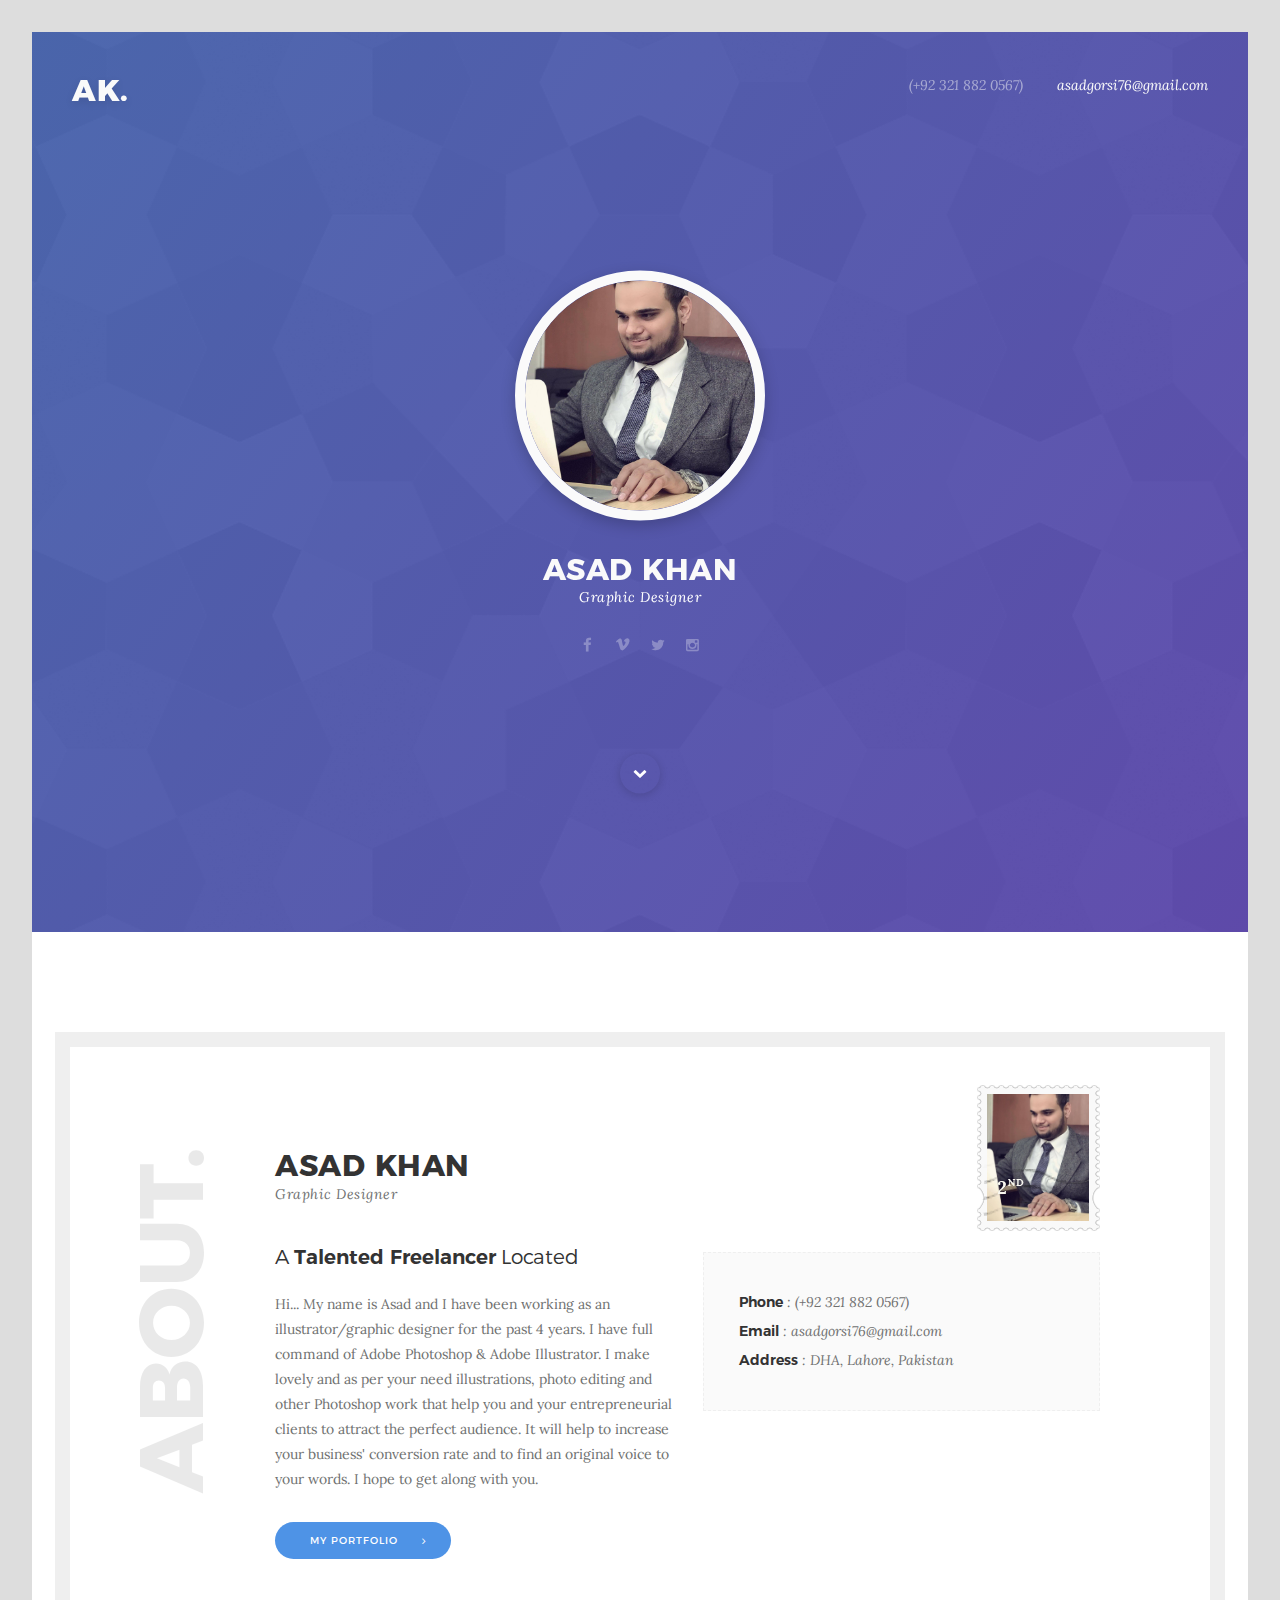
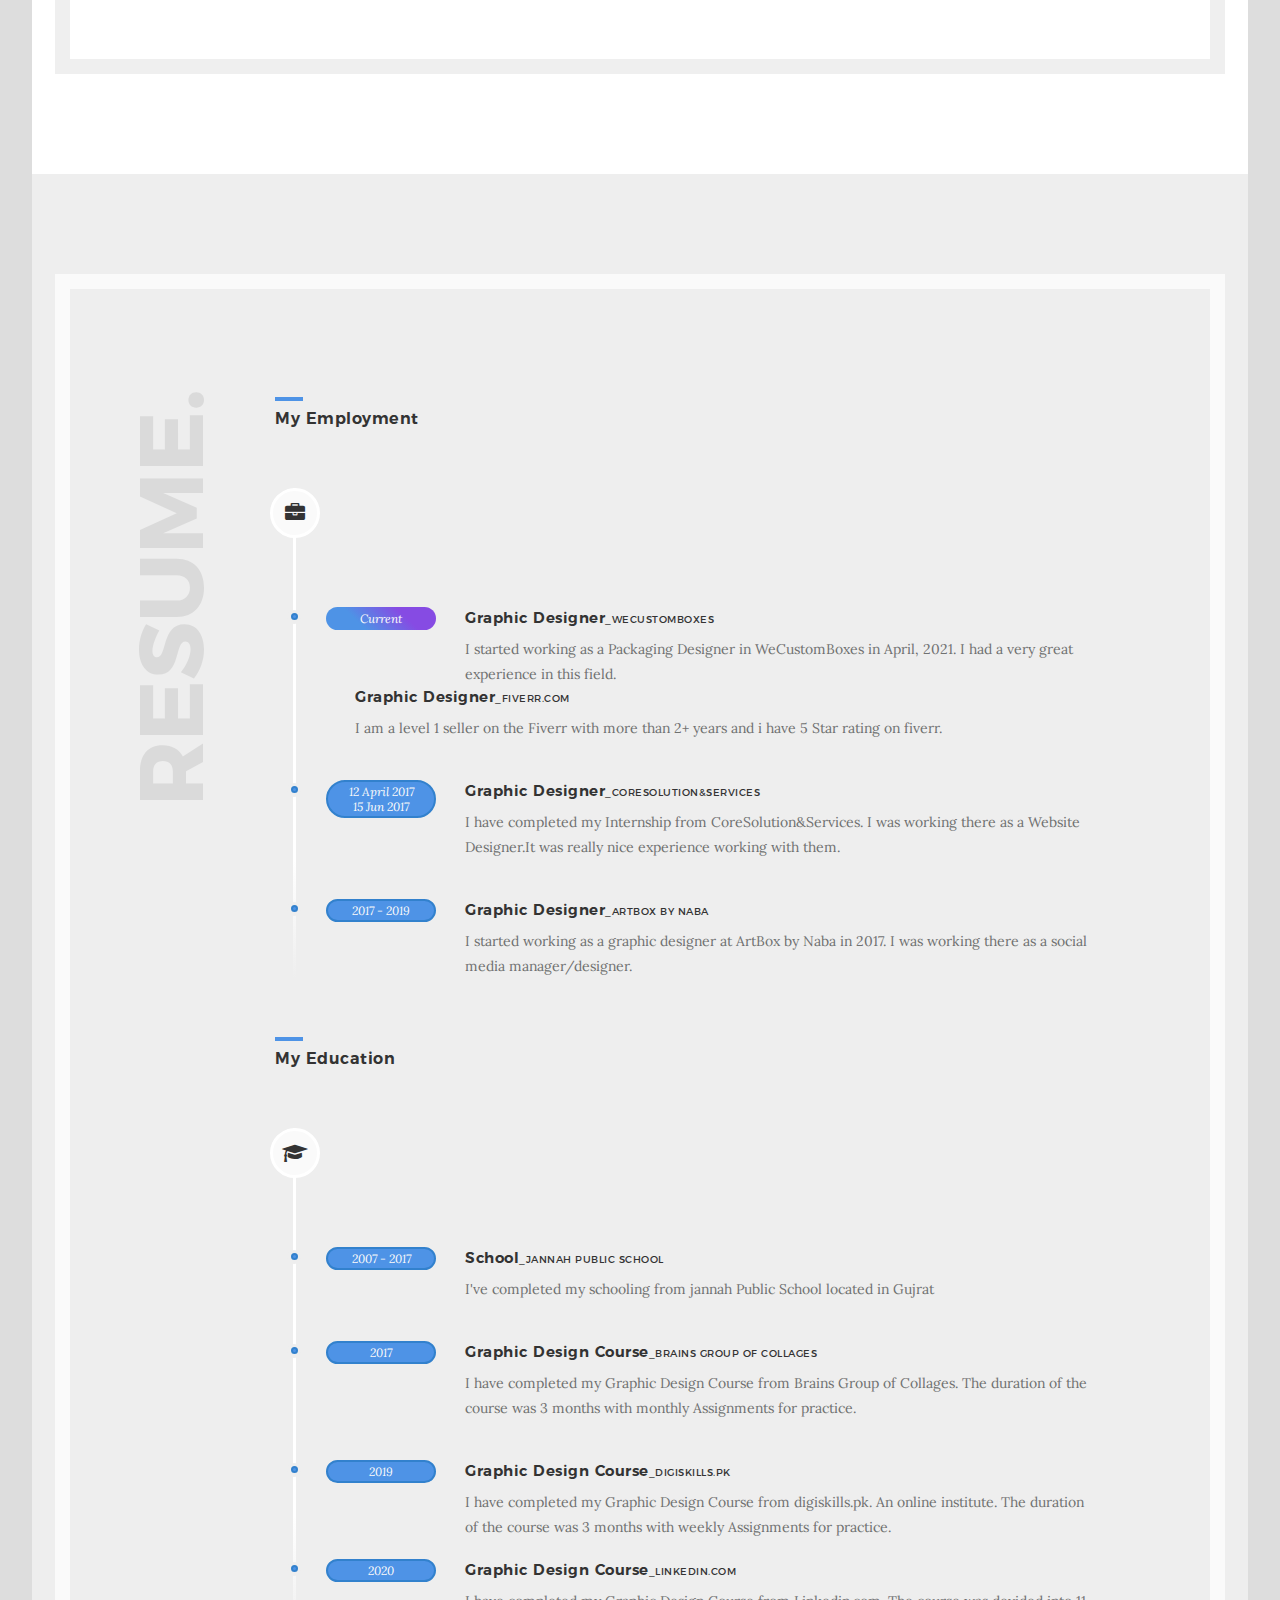
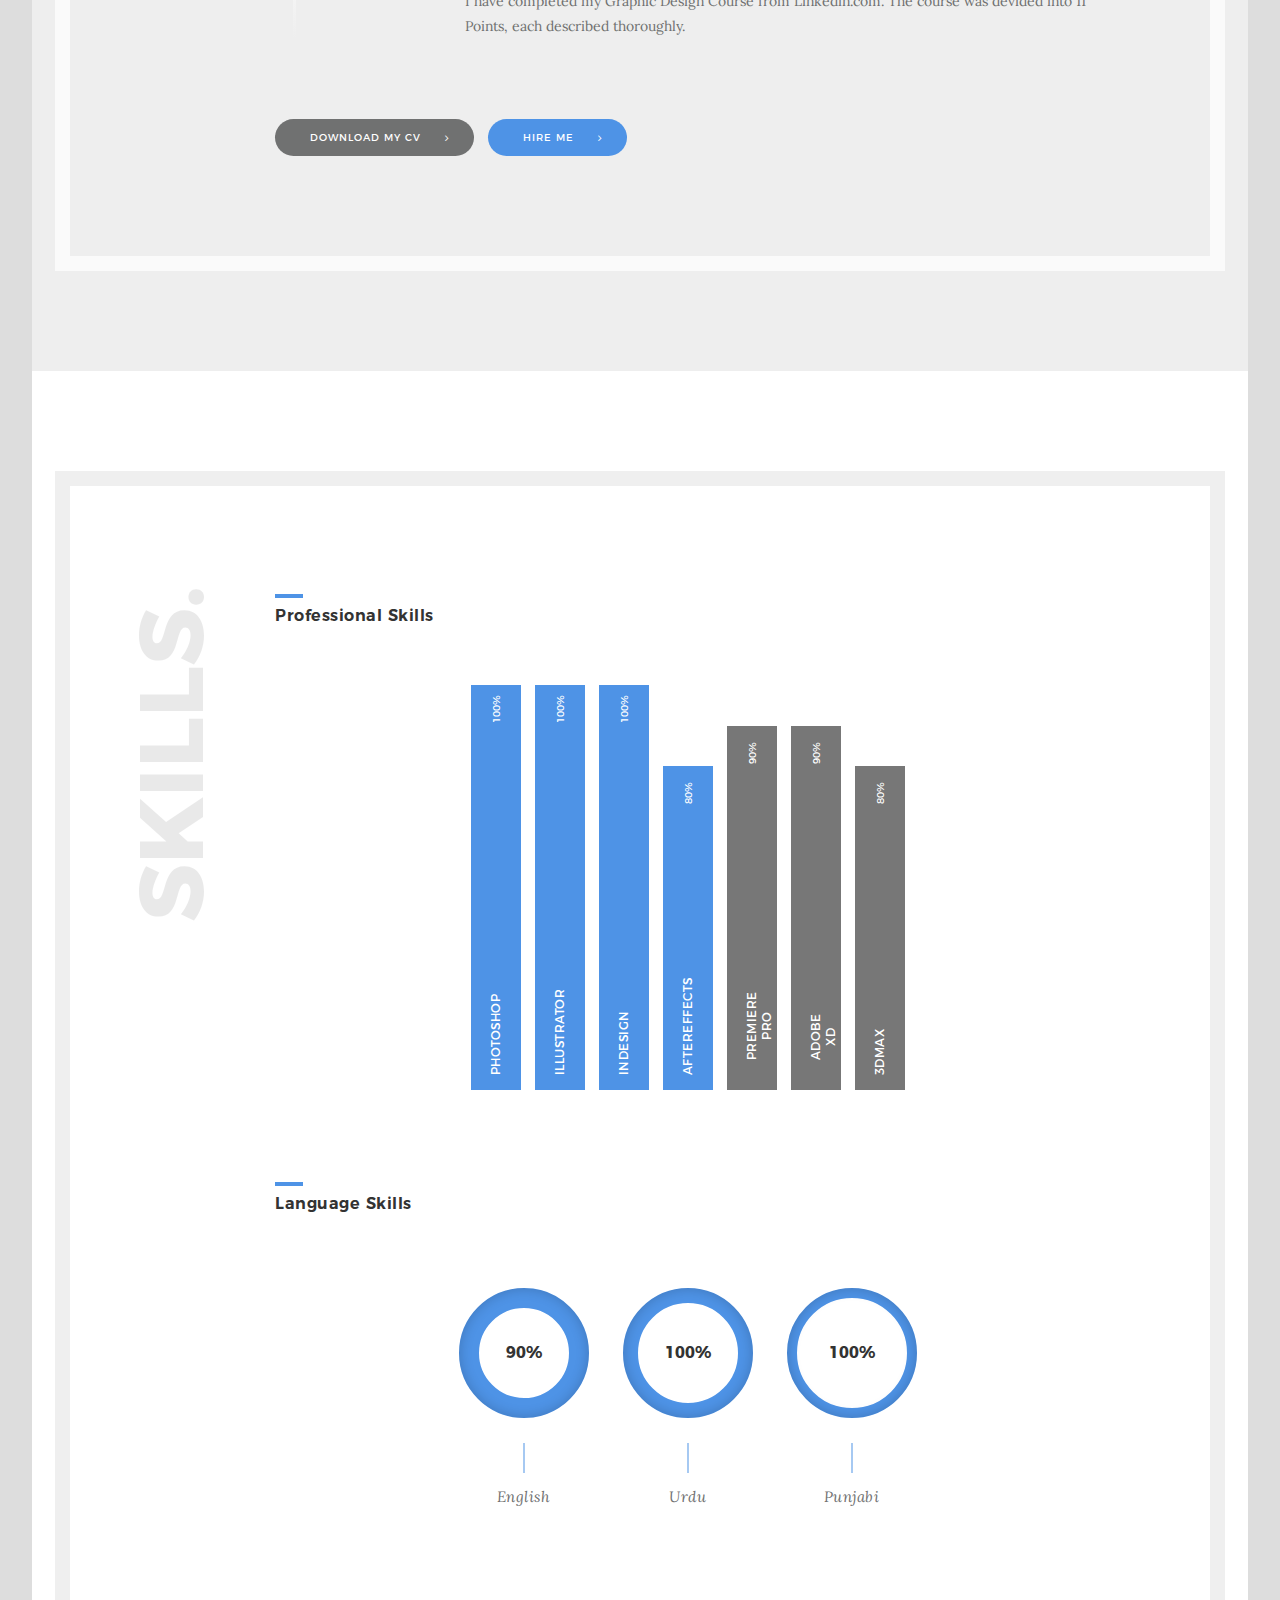
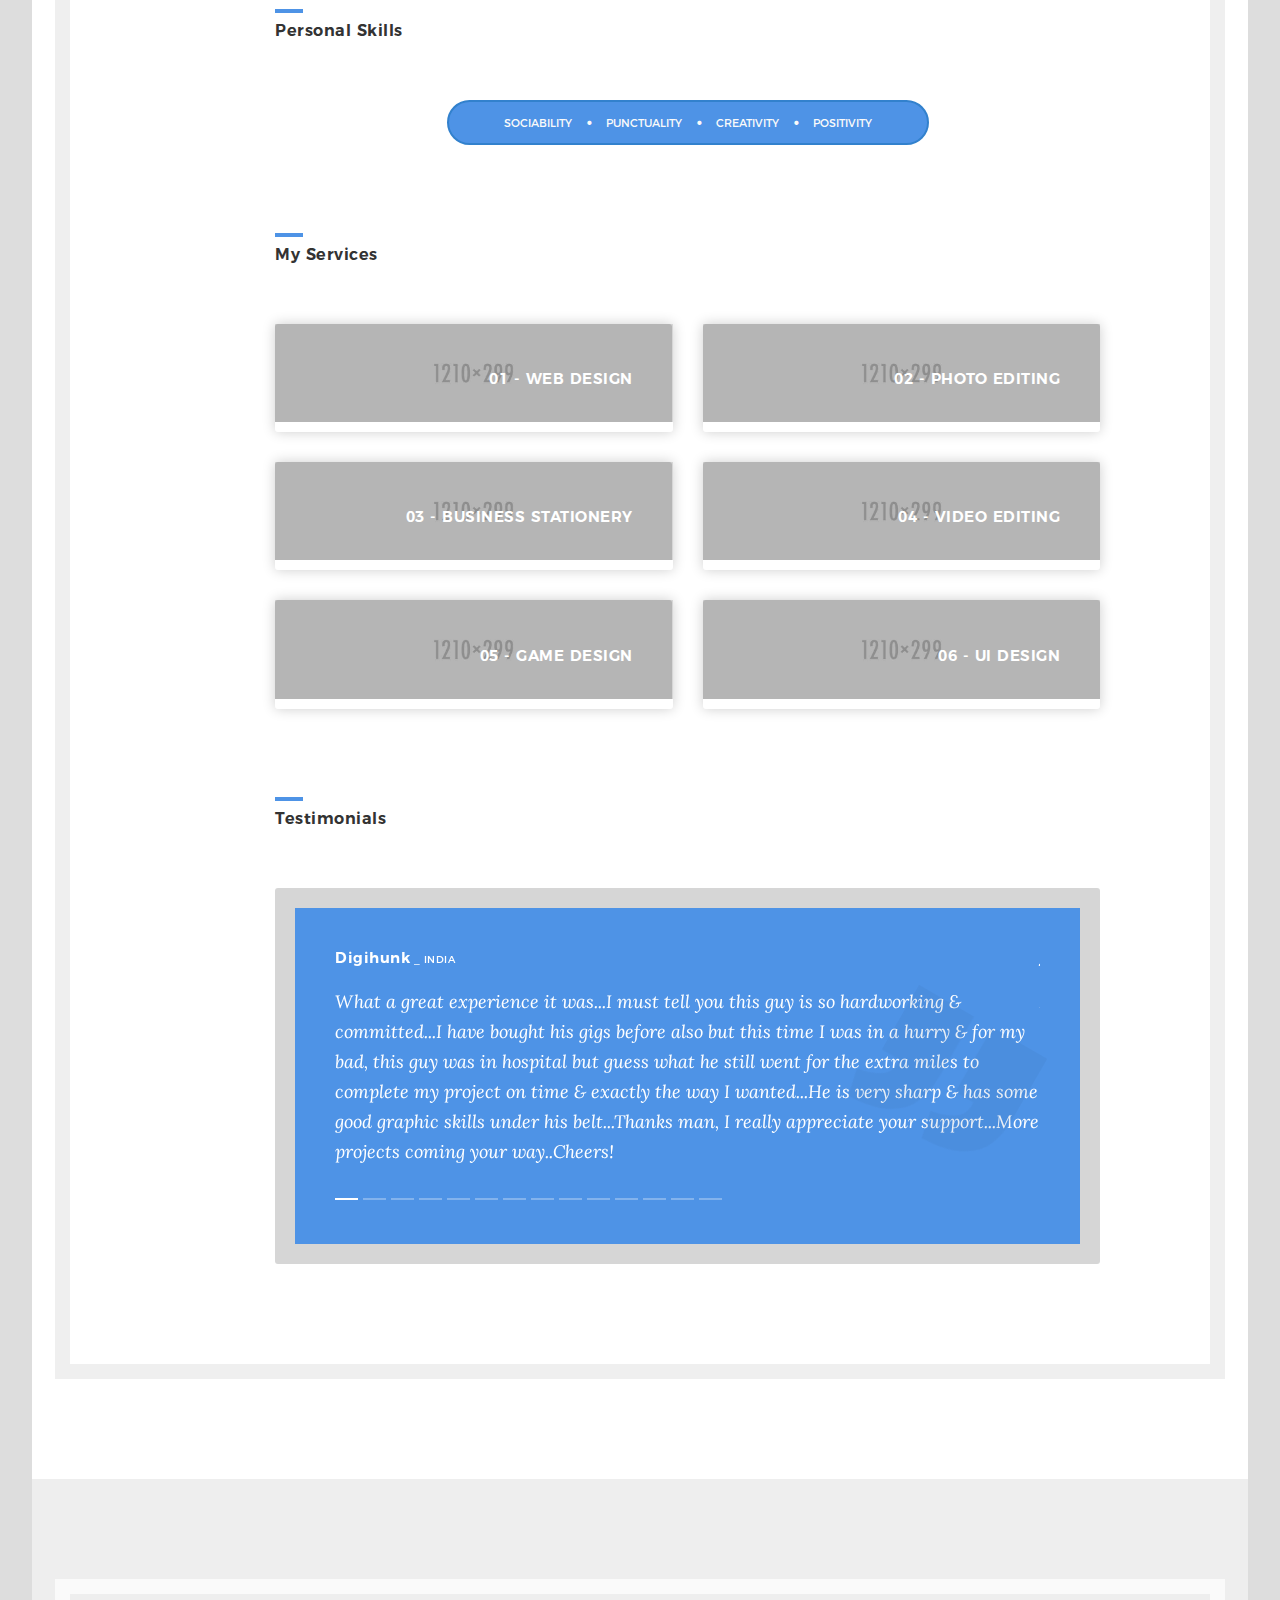
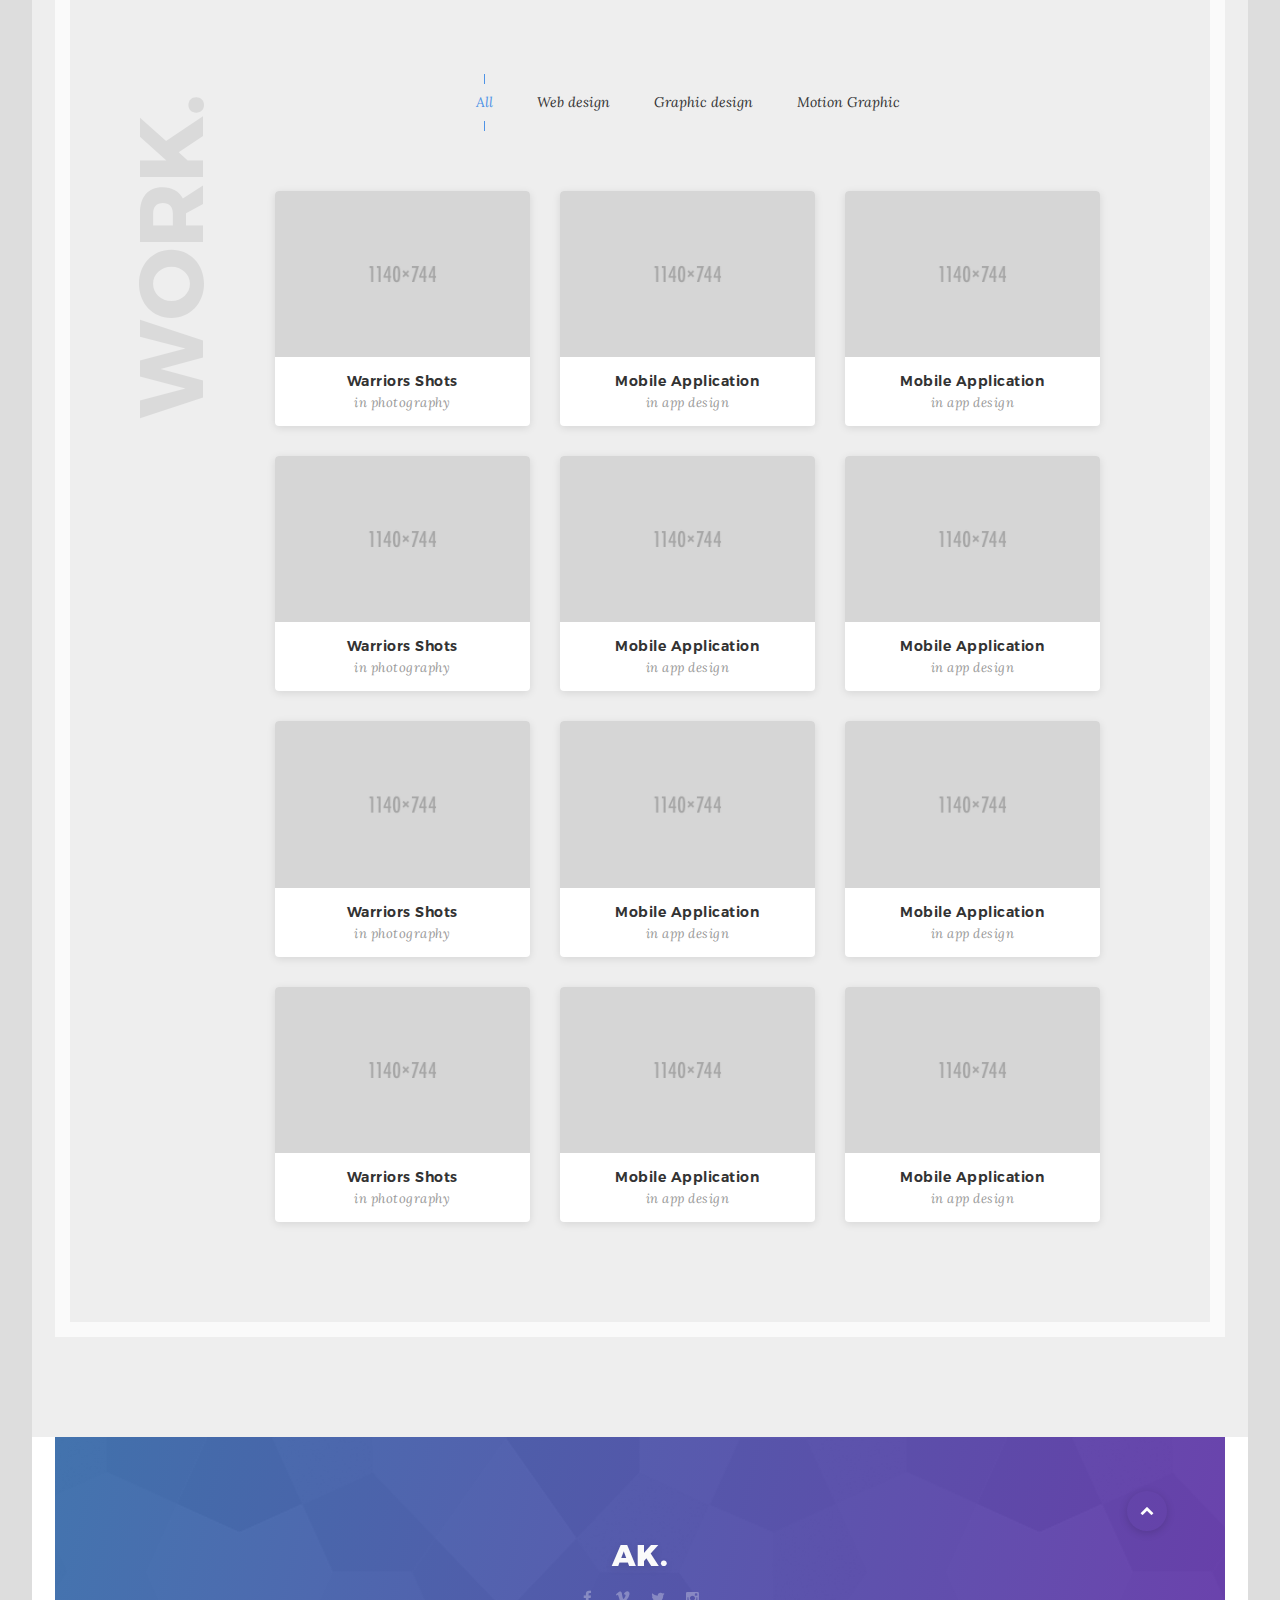
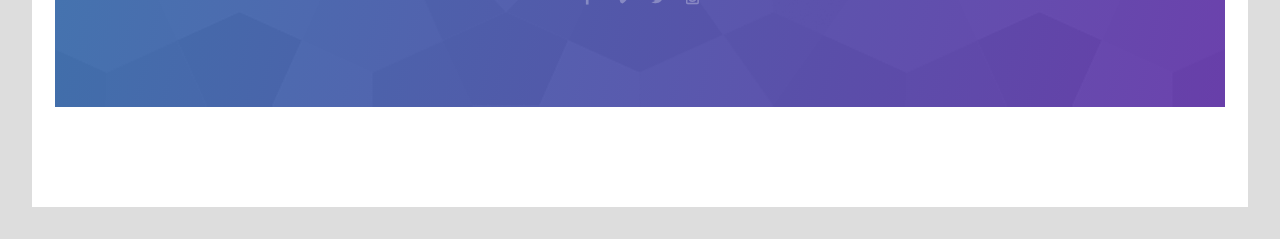
<file: assets/Old Theme/index.html>
<!DOCTYPE html>
<html lang="en">
   <head>
      <!-- Metas -->
      <meta charset="utf-8">
      <title>Asad-Khan</title>
      <meta name="description" content="">
      <meta name="viewport" content="width=device-width, initial-scale=1">
      <!-- Css -->
      <link href="css/bootstrap.css" rel="stylesheet" type="text/css" media="all"/>
      <link href="css/base.css" rel="stylesheet" type="text/css" media="all"/>
      <link href="css/main.css" rel="stylesheet" type="text/css" media="all"/>
      <link href="css/owl-carousel/owl.carousel.css" rel="stylesheet"  media="all"/>
      <link href="css/owl-carousel/owl.theme.css" rel="stylesheet"  media="all" />
      <link href="css/venobox.css" type="text/css" rel="stylesheet" media="all"/>
      <link href="css/fonts.css" rel="stylesheet" type="text/css"  media="all" />
   </head>
   <body>
      <!-- Preloader -->
      <div class="loader">
         <!-- Preloader inner -->
         <div class="loader-inner">
            <svg width="120" height="220" viewbox="0 0 100 100" class="loading-spinner" version="1.1" xmlns="http://www.w3.org/2000/svg">
               <circle class="spinner" cx="50" cy="50" r="21" fill="#ffffff" stroke-width="3"/>
            </svg>
         </div>
         <!-- End preloader inner -->
      </div>
      <!-- End preloader-->
      <!--Wrapper-->
      <div id="wrapper">
         <!--Inner wrapper-->
         <div class="inner-wrapper">
            <!--Hero section-->
            <section class="hero index">
               <!--Header-->
               <header class="header">
                  <div class="logo left-part">
                     <a href="index.html">
                        <h2>AK.</h2>
                     </a>
                  </div>
                  <div class="right-part short-contact">
                     <ul>
                        <li>
                           <a href="tel:35-456-8769">
                           (+92 321 882 0567)
                           </a>
                        </li>
                        <li>
                           <a class="dark"  href="#">
                           asadgorsi76@gmail.com
                           </a>
                        </li>
                     </ul>
                  </div>
               </header>
               <!--End header-->
               <!--Inner hero-->
               <div class="inner-hero">
                  <canvas  class="background-img gradient-hero">
                     <img src="img/site/patt.png" alt="">
                  </canvas>
                  <!--Container-->
                  <div class="container hero-content index">
                     <!--Row-->
                     <div class="row">
                        <div class="col-sm-12 ">
                           <!--Profile image-->
                           <div class="profile-img ">
                              <img src="img/profile.png" alt="">
                           </div>
                           <!--End profile image-->
                           <!--Profile name-->
                           <div class="profile-name mt-30">
                              <h2>Asad Khan<span>Graphic Designer</span></h2>
                           </div>
                           <!--End profile name-->
                           <!--Profile social-->
                           <div class="profile-social mt-30">
                              <ul class="social ">
                                 <li><a href="#"><i class="icon-facebook"></i></a></li>
                                 <li><a href="#"><i class="icon-vimeo"></i></a></li>
                                 <li><a href="#"><i class="icon-twitter"></i></a></li>
                                 <li><a href="#"><i class="icon-instagram"></i></a></li>
                              </ul>
                           </div>
                           <!--End profile social-->
                           <a class="top scroll" href="#about"><i class="icon-down-open"></i></a>
                        </div>
                     </div>
                     <!--End row-->
                  </div>
                  <!--End container-->
               </div>
               <!--End inner hero-->
            </section>
            <!--End hero section-->
            <!--About section-->
            <section id="about" class="about pt-100 pb-100 ">
               <!--Container-->
               <div class="container section-content pt-100 pb-100 white">
                  <!--Block main title-->	
                  <div class="block-main-title">
                     <span class="uppercase">About.</span>
                  </div>
                  <!--End block main title-->
                  <!--Row-->
                  <div class="row">
                     <!--Offset content-->			
                     <div class="col-md-9 col-md-push-2 offset-content">
                        <!--Stamp-->
                        <div class="stamp-profile">
                           <img src="img/profile.jpg" alt="">
                        </div>
                        <!--End stamp-->
                        <!--Row-->
                        <div class="row">
                           <div class="col-md-6 col-sm-6">
                              <!--Block content-->	
                              <div class="block-content">
                                 <!--Profile name-->	
                                 <div class="profile-name">
                                    <h2>Asad Khan<span>Graphic Designer</span></h2>
                                 </div>
                                 <!--End profile name-->
                                 <p class="lead mt-40 mb-20">A <span>Talented Freelancer</span> Located<br>
                                 </p>
                                 <p>Hi... My name is Asad and I have been working as an illustrator/graphic designer for the past 4 years. I have full command of Adobe Photoshop & Adobe Illustrator. I make lovely and as per your need illustrations, photo editing and other Photoshop work that help you and your entrepreneurial clients to attract the perfect audience. It will help to increase your business' conversion rate and to find an original voice to your words. I hope to get along with you. </p>
                                 <a class="scroll but opc-2 mt-30"  href="#work">My portfolio <span class="arrow left"><i class="icon-angle-right"></i></span></a>
                              </div>
                              <!--End block content-->	
                           </div>
                           <div class="col-md-6 col-sm-6">
                              <!--Block content-->	
                              <div class="block-content">
                                 <ul class="info-list">
                                    <li><span>Phone</span> : (+92 321 882 0567) </li>
                                    <li><span>Email</span> : asadgorsi76@gmail.com</li>
                                    <li><span>Address</span> : DHA, Lahore, Pakistan</li>
                                 </ul>
                              </div>
                              <!--End block content-->
                           </div>
                        </div>
                        <!--Row-->
                     </div>
                     <!--End offset content-->	
                  </div>
                  <!--End row-->
               </div>
               <!--End container-->
            </section>
            <!--End about section-->
            <!--Resume section-->
            <section class="resume pt-100 pb-100 bg-grey">
               <!--Container-->
               <div class="container section-content pt-100 pb-100 grey">
                  <!--Block main title-->	
                  <div class="block-main-title">
                     <span class="uppercase">Resume.</span>
                  </div>
                  <!--End block main title-->
                  <!--Row-->
                  <div class="row">
                     <!--Offset content-->			
                     <div class="col-md-9 col-md-push-2 offset-content">
                        <!--Row-->	
                        <div class="row ">
                           <div class="col-md-12">
                              <!--Block title-->					
                              <div class="block-title mb-80">
                                 <h4>My Employment</h4>
                              </div>
                              <!--End block title-->	
                           </div>
                           <div class="col-md-12">
                              <!--Block content-->	
                              <div class="block-content mb-50">
                                 <!--Timeline-->
                                 <div class="timeline experience">
                                    <!--Timeline content-->	
                                    <div class="timeline-content pt-100">
                                       <!--Block timeline-->
                                       <div class="block-timeline cur mb-20">
                                          <div class="timeline-date">
                                             <span class="cur">Current</span>
                                          </div>
                                             <div class="timeline-desc">
                                             <h4 class="mb-10">Graphic Designer<span>&lowbar;WeCustomBoxes</span> </h4>
                                             <p>I started working as a Packaging Designer in WeCustomBoxes in April, 2021. I had a very great experience in this field.
                                             </p>
                                          </div>
                                          <div class="timeline-desc">
                                             <h4 class="mb-10">Graphic Designer<span>&lowbar;Fiverr.com</span> </h4>
                                             <p>I am a level 1 seller on the Fiverr with more than 2+ years and i have 5 Star rating on fiverr.
                                             </p>
                                          </div>
                                          <div class="clearfix"></div>
                                       </div>
                                       <!--End block timeline-->
                                       <!--Block timeline-->
                                       <div class="block-timeline mb-20">
                                          <div class="timeline-date">
                                             <span>12 April 2017 <br> 15 Jun 2017</span>
                                          </div>
                                          <div class="timeline-desc">
                                             <h4 class="mb-10">Graphic Designer<span>&lowbar;CoreSolution&Services</span> </h4>
                                             <p>I have completed my Internship from CoreSolution&Services. I was working there as a Website Designer.It was really nice experience working with them.
                                             </p>
                                          </div>
                                          <div class="clearfix"></div>
                                       </div>
                                       <!--End block timeline-->
                                       <!--Block timeline-->
                                       <div class="block-timeline ">
                                          <div class="timeline-date">
                                             <span>2017 - 2019</span>
                                          </div>
                                          <div class="timeline-desc">
                                             <h4 class="mb-10">Graphic Designer<span>&lowbar;ArtBox by Naba</span> </h4>
                                             <p>I started working as a graphic designer at ArtBox by Naba in 2017. I was working there as a social media manager/designer.</p>
                                          </div>
                                          <div class="clearfix"></div>
                                       </div>
                                       <!--End block timeline-->
                                    </div>
                                    <!--End timeline content-->
                                 </div>
                                 <!--End timeline-->
                              </div>
                              <!--End block content-->	
                           </div>
                        </div>
                        <!--End row-->
                        <!--Row-->	
                        <div class="row ">
                           <div class="col-md-12">
                              <div class="block-title mb-80">
                                 <h4>My Education</h4>
                              </div>
                           </div>
                           <div class="col-md-12">
                              <!--Block content-->	
                              <div class="block-content mb-80">
                                 <!--Timeline-->
                                 <div class="timeline education ">
                                    <!--Timeline content-->	
                                    <div class="timeline-content pt-100">
                                       <!--Block timeline-->
                                       <div class="block-timeline mb-20">
                                          <div class="timeline-date">
                                             <span>2007 - 2017</span>
                                          </div>
                                          <div class="timeline-desc">
                                             <h4 class="mb-10">School<span>&lowbar;Jannah Public School</span> </h4>
                                             <p>I've completed my schooling from jannah Public School located in Gujrat
                                             </p>
                                          </div>
                                          <div class="clearfix"></div>
                                       </div>
                                       <!--End block timeline-->
                                       <!--Block timeline-->
                                       <div class="block-timeline mb-20">
                                          <div class="timeline-date">
                                             <span>2017</span>
                                          </div>
                                          <div class="timeline-desc">
                                             <h4 class="mb-10">Graphic Design Course<span>&lowbar;Brains Group of Collages</span> </h4>
                                             <p>I have completed my Graphic Design Course from
                                                Brains Group of Collages. The duration of the course
                                                was 3 months with monthly Assignments for practice.
                                             </p>
                                          </div>
                                          <div class="clearfix"></div>
                                       </div>
                                       <!--End block timeline-->
                                       <!--Block timeline-->
                                       <div class="block-timeline">
                                          <div class="timeline-date">
                                             <span>2019</span>
                                          </div>
                                          <div class="timeline-desc">
                                             <h4 class="mb-10">Graphic Design Course<span>&lowbar;Digiskills.pk</span> </h4>
                                             <p>I have completed my Graphic Design Course from
                                                digiskills.pk. An online institute. The duration of the
                                                course was 3 months with weekly Assignments for
                                                practice.
                                             </p>
                                          </div>
                                          <div class="clearfix"></div>
                                       </div>
                                       <!--End block timeline-->
                                       <!--Block timeline-->
                                       <div class="block-timeline">
                                          <div class="timeline-date">
                                             <span>2020</span>
                                          </div>
                                          <div class="timeline-desc">
                                             <h4 class="mb-10">Graphic Design Course<span>&lowbar;Linkedin.com</span> </h4>
                                             <p>I have completed my Graphic Design Course from
                                                Linkedin.com. The course was devided into 11 Points,
                                                each described thoroughly.
                                             </p>
                                          </div>
                                          <div class="clearfix"></div>
                                       </div>
                                       <!--End block timeline-->
                                    </div>
                                    <!--End timeline content-->
                                 </div>
                                 <!--End timeline-->
                              </div>
                              <!--End block content-->
                           </div>
                        </div>
                        <!--End row-->
                        <!--Row-->
                        <div class="row">
                           <div class="col-md-12">
                              <!--Block content-->	
                              <div class="block-content">
                                 <div class="block-button">
                                    <ul>
                                       <li><a class="but opc-1" href="portfolio.html">Download my cv <span class="arrow left"><i class="icon-angle-right"></i></span></a></li>
                                       <li><a class="but opc-2" href="https://www.fiverr.com/chasadkhan">Hire me <span class="arrow left"><i class="icon-angle-right"></i></span></a></li>
                                    </ul>
                                 </div>
                                 <!--End block content-->
                              </div>
                           </div>
                        </div>
                        <!--End row-->
                     </div>
                     <!--End offset content-->	
                  </div>
                  <!--End row-->
               </div>
               <!--End container-->
            </section>
            <!--End resume section-->
            <!--Skills section-->
            <section class="skills pt-100 pb-100 ">
               <!--Container-->
               <div class="container section-content pt-100 pb-100 white">
                  <!--Block main title-->	
                  <div class="block-main-title">
                     <span class="uppercase">skills.</span>
                  </div>
                  <!--End block main title-->
                  <!--Row-->
                  <div class="row">
                     <!--Offset content-->			
                     <div class="col-md-9 col-md-push-2 offset-content">
                        <!--Row-->
                        <div class="row">
                           <div class="col-md-12">
                              <!--Block title-->
                              <div class="block-title mb-80">
                                 <h4>Professional Skills</h4>
                              </div>
                              <!--End block title-->
                           </div>
                           <div class="col-md-12">
                              <!--Block content-->	
                              <div class="block-content mb-80">
                                 <!--Block skills-->
                                 <div class="block-skills">
                                    <ul class="skills-list">
                                       <li>
                                          <div class="progress dv">
                                             <h4>Photoshop</h4>
                                             <div class="percentage">
                                                <span>100%</span>
                                             </div>
                                          </div>
                                       </li>
                                       <li>
                                          <div class="progress dv">
                                             <h4>Illustrator</h4>
                                             <div class="percentage">
                                                <span>100%</span>
                                             </div>
                                          </div>
                                       </li>
                                       <li>
                                          <div class="progress dv">
                                             <h4>InDesign</h4>
                                             <div class="percentage">
                                                <span>100%</span>
                                             </div>
                                          </div>
                                       </li>
                                       <li>
                                          <div class="progress dv">
                                             <h4>AfterEffects</h4>
                                             <div class="percentage">
                                                <span>80%</span>
                                             </div>
                                          </div>
                                       </li>
                                       <li>
                                          <div class="progress ds">
                                             <h4>Premiere Pro</h4>
                                             <div class="percentage">
                                                <span>90%</span>
                                             </div>
                                          </div>
                                       </li>
                                       <li>
                                          <div class="progress ds">
                                             <h4>Adobe XD</h4>
                                             <div class="percentage">
                                                <span>90%</span>
                                             </div>
                                          </div>
                                       </li>
                                       <li>
                                          <div class="progress ds">
                                             <h4>3dmax</h4>
                                             <div class="percentage">
                                                <span>80%</span>
                                             </div>
                                          </div>
                                       </li>
                                    </ul>
                                 </div>
                                 <!--End block skills-->
                              </div>
                              <!--End block content-->
                           </div>
                        </div>
                        <!--End row-->
                        <!--Row-->
                        <div class="row">
                           <div class="col-md-12">
                              <!--Block title-->
                              <div class="block-title mb-80">
                                 <h4>Language Skills</h4>
                              </div>
                              <!--End block title-->
                           </div>
                           <div class="col-md-12">
                              <!--Block content-->	
                              <div class="block-content mb-80">
                                 <!--Block language-->
                                 <div class="block-language">
                                    <ul class="language-list">
                                       <li>
                                          <span class="p90">90%</span>
                                          <h4 class="mt-70">English</h4>
                                       </li>
                                       <li>
                                          <span class="p70">100%</span>
                                          <h4 class="mt-70">Urdu</h4>
                                       </li>
                                       <li>
                                          <span class="p50">100%</span>
                                          <h4 class="mt-70">Punjabi</h4>
                                       </li>
                                    </ul>
                                 </div>
                                 <!--End block language-->
                              </div>
                              <!--End block content-->
                           </div>
                        </div>
                        <!--End row-->
                        <!--Row-->
                        <div class="row">
                           <div class="col-md-12">
                              <!--Block title-->
                              <div class="block-title mb-80">
                                 <h4>Personal Skills</h4>
                              </div>
                              <!--End block title-->
                           </div>
                           <div class="col-md-12">
                              <!--Block content-->	
                              <div class="block-content mb-80">
                                 <!--Block language-->
                                 <div class="block-personal">
                                    <ul class="personal-list">
                                       <li>Sociability</li>
                                       <li>Punctuality</li>
                                       <li>Creativity</li>
                                       <li>Positivity</li>
                                    </ul>
                                 </div>
                                 <!--End block personal-->
                              </div>
                              <!--End block content-->
                           </div>
                        </div>
                        <!--End row-->
                        <!--Row-->	
                        <div class="row ">
                           <div class="col-md-12 mb-80">
                              <!--Row-->	
                              <div class="row ">
                                 <div class="col-md-12">
                                    <!--Block title-->
                                    <div class="block-title mb-80">
                                       <h4>My Services</h4>
                                    </div>
                                    <!--End block title-->
                                 </div>
                              </div>
                              <!--End row-->
                              <!--Row-->
                              <div class="row mb-30">
                                 <div class="col-md-6 col-sm-6">
                                    <!--Block content-->	
                                    <div class="block-content">
                                       <!--Block services-->
                                       <div class="block-services">
                                          <div class="block-img overlay">
                                             <img src="img/site/s1.jpg" alt="">
                                          </div>
                                          <div class="block-text">
                                             <h5 class="uppercase">01 - Web Design</h5>
                                          </div>
                                       </div>
                                       <!--End block services-->
                                    </div>
                                    <!--End block content-->
                                 </div>
                                 <div class="col-md-6 col-sm-6">
                                    <!--Block content-->	
                                    <div class="block-content">
                                       <!--Block services-->
                                       <div class="block-services">
                                          <div class="block-img overlay">
                                             <img src="img/site/s2.jpg" alt="">
                                          </div>
                                          <div class="block-text">
                                             <h5 class="uppercase">02 - Photo Editing</h5>
                                          </div>
                                       </div>
                                       <!--End block services-->
                                    </div>
                                    <!--End block content-->
                                 </div>
                              </div>
                              <!--End row-->
                              <!--Row-->
                              <div class="row mb-30">
                                 <div class="col-md-6 col-sm-6">
                                    <!--Block content-->	
                                    <div class="block-content">
                                       <!--Block services-->
                                       <div class="block-services">
                                          <div class="block-img overlay">
                                             <img src="img/site/s3.jpg" alt="">
                                          </div>
                                          <div class="block-text">
                                             <h5 class="uppercase">03 - Business Stationery</h5>
                                          </div>
                                       </div>
                                       <!--End block services-->
                                    </div>
                                    <!--End block content-->
                                 </div>
                                 <div class="col-md-6 col-sm-6">
                                    <!--Block content-->	
                                    <div class="block-content">
                                       <!--Block services-->
                                       <div class="block-services">
                                          <div class="block-img overlay">
                                             <img src="img/site/s4.jpg" alt="">
                                          </div>
                                          <div class="block-text">
                                             <h5 class="uppercase">04 - Video Editing</h5>
                                          </div>
                                       </div>
                                       <!--End block services-->
                                    </div>
                                    <!--End block content-->
                                 </div>
                              </div>
                              <!--End row-->
                              <!--Row-->
                              <div class="row">
                                 <div class="col-md-6 col-sm-6">
                                    <!--Block content-->	
                                    <div class="block-content">
                                       <!--Block services-->
                                       <div class="block-services">
                                          <div class="block-img overlay">
                                             <img src="img/site/s5.jpg" alt="">
                                          </div>
                                          <div class="block-text">
                                             <h5 class="uppercase">05 - Game Design</h5>
                                          </div>
                                       </div>
                                       <!--End block services-->
                                    </div>
                                    <!--End block content-->
                                 </div>
                                 <div class="col-md-6 col-sm-6">
                                    <!--Block content-->	
                                    <div class="block-content">
                                       <!--Block services-->
                                       <div class="block-services">
                                          <div class="block-img overlay">
                                             <img src="img/site/s6.jpg" alt="">
                                          </div>
                                          <div class="block-text">
                                             <h5 class="uppercase">06 - UI Design</h5>
                                          </div>
                                       </div>
                                       <!--End block services-->
                                    </div>
                                    <!--End block content-->
                                 </div>
                              </div>
                           </div>
                           <!--End row-->
                        </div>
                        <!--End row-->
                        <!--Row-->
                        <div class="row">
                           <div class="col-md-12">
                              <!--Block title-->
                              <div class="block-title mb-80">
                                 <h4>Testimonials</h4>
                              </div>
                              <!--End block title-->
                           </div>
                           <div class="col-md-12">
                              <!--Block content-->	
                              <div class="block-content">
                                 <!--Block testimonilas-->
                                 <div class="block-testimonials">
                                    <ul id="testimonial-carousel" class="block-carousel">
                                       <li>
                                          <div class="block-quote">
                                             <h6 class=" mb-20">Digihunk<span> &lowbar; India</span></h6>
                                             <blockquote>What a great experience it was...I must tell you this guy is so hardworking & committed...I have bought his gigs before also but this time I was in a hurry & for my bad, this guy was in hospital but guess what he still went for the extra miles to complete my project on time & exactly the way I wanted...He is very sharp & has some good graphic skills under his belt...Thanks man, I really appreciate your support...More projects coming your way..Cheers! </blockquote>
                                          </div>
                                       </li>
                                       <li>
                                          <div class="block-quote">
                                             <h6 class=" mb-20">jhonsmither<span> &lowbar; Pakistan</span></h6>
                                             <blockquote>Asadkhan was great! 5 Starts are less for his awesome fast delivery really wasn't sure what i wanted for my logo and he came up with a logo for me. I really love the logo and my twitch overlay design. i will definitely work with Him again and recommend him to others.  </blockquote>
                                          </div>
                                       </li>
                                       <li>
                                          <div class="block-quote">
                                             <h6 class=" mb-20">Deekpizza<span> &lowbar; United States</span></h6>
                                             <blockquote>Great overall experience, will use this designer again! Highly recommend, he will make sure you are happy.  </blockquote>
                                          </div>
                                       </li>
                                       <li>
                                          <div class="block-quote">
                                             <h6 class=" mb-20">hirikoye<span> &lowbar; Japan</span></h6>
                                             <blockquote>Awesome Work! I really love the photo he edited for me. Just as I wanted. He is a Professional. Highly recommend him. very fast delivery.  </blockquote>
                                          </div>
                                       </li>
                                       <li>
                                          <div class="block-quote">
                                             <h6 class=" mb-20">mikelibro<span> &lowbar; Romania</span></h6>
                                             <blockquote>Unbleavable!! I just asked him and he did it in no time. I really like his work and he is very kind with comunication. Highly recomend him for any photoshop word you need.  </blockquote>
                                          </div>
                                       </li>
                                       <li>
                                          <div class="block-quote">
                                             <h6 class=" mb-20">sajjad789<span> &lowbar; Pakistan</span></h6>
                                             <blockquote>My first time working with the guy and it was really great! Available 24/7 and always with the best professional attitude and pleasure to work with. highly recommend! :)  </blockquote>
                                          </div>
                                       </li>
                                       <li>
                                          <div class="block-quote">
                                             <h6 class=" mb-20">danish_shoaib11<span> &lowbar; Pakistan</span></h6>
                                             <blockquote>I am very happy to work with Asad Khan, he is a very hardworking and talented person and also very quick. He edited my pictures in a very professional way. I will surely work with him again. :)  </blockquote>
                                          </div>
                                       </li>
                                       <li>
                                          <div class="block-quote">
                                             <h6 class=" mb-20">newdirection1<span> &lowbar; United States</span></h6>
                                             <blockquote>Asad has an AMAZING talent, he’s extremely knowledgeable and has lots of patients.... I’m beyond satisfied, happy. He was Finished with my project I had of schedule. It was me that didn’t have everything ready and keep him waiting he is such an amazing person I will continue to use him. Thank you so much Asad  </blockquote>
                                          </div>
                                       </li>
                                       <li>
                                          <div class="block-quote">
                                             <h6 class=" mb-20">urban_monk<span> &lowbar; United Kingdom</span></h6>
                                             <blockquote>Superb communication and quick turn around.  </blockquote>
                                          </div>
                                       </li>
                                       <li>
                                          <div class="block-quote">
                                             <h6 class=" mb-20">jonathancheu843<span> &lowbar; Canada</span></h6>
                                             <blockquote>Chasadkhan delivered as promise and in an extremely fast manner. Very easy to communicate with and super friendly, will work with him again!  </blockquote>
                                          </div>
                                       </li>
                                       <li>
                                          <div class="block-quote">
                                             <h6 class=" mb-20">filmmakerdunbar<span> &lowbar; United States</span></h6>
                                             <blockquote>Very professional service. Communicate was great.  </blockquote>
                                          </div>
                                       </li>
                                       <li>
                                          <div class="block-quote">
                                             <h6 class=" mb-20">anaya_world<span> &lowbar; India</span></h6>
                                             <blockquote>Awesome work by this designer, looking for more to go with him.  </blockquote>
                                          </div>
                                       </li>
                                       <li>
                                          <div class="block-quote">
                                             <h6 class=" mb-20">fpd2wmopw<span> &lowbar; United States</span></h6>
                                             <blockquote>Very good communicator. Did a nice job, and took direction well. Would definitely hire again.  </blockquote>
                                          </div>
                                       </li>
                                       <li>
                                          <div class="block-quote">
                                             <h6 class=" mb-20">bws1214<span> &lowbar; United States</span></h6>
                                             <blockquote>So great to work with!! Will definitely hire again!! Top quality!!  </blockquote>
                                          </div>
                                       </li>
                                    </ul>
                                 </div>
                                 <!--End block testimonilas-->
                              </div>
                              <!--End block content-->
                           </div>
                        </div>
                        <!--End row-->
                     </div>
                     <!--End offset content-->	
                  </div>
                  <!--End row-->
               </div>
               <!--End container-->
            </section>
            <!--End skills section-->
            <!--Work section-->
            <section id="work" class="work pt-100 pb-100 bg-grey text-center">
               <!--Container-->
               <div class="container section-content pt-100 pb-100 grey">
                  <!--Block main title-->	
                  <div class="block-main-title">
                     <span class="uppercase">work.</span>
                  </div>
                  <!--End block main title-->
                  <!--Row-->
                  <div class="row">
                     <!--Offset content-->			
                     <div class="col-md-9 col-md-push-2 offset-content works">
                        <!--Row-->
                        <div class="row">
                           <div class="col-md-12">
                              <ul id="category" class="filter mb-80">
                                 <li><a data-filter="all" href="#" class="active">All</a></li>
                                 <li><a data-filter="web" href="#">Web design</a></li>
                                 <li><a data-filter="graphic" href="#">Graphic design</a></li>
                                 <li><a data-filter="motion" href="#">Motion Graphic</a></li>
                              </ul>
                           </div>
                        </div>
                        <!--End row-->
                        <!--Row-->
                        <div class="row">
                           <div class="col-md-12">
                              <!--Row-->
                              <div class="row mb-30">
                                 <div class="col-md-4 col-sm-4">
                                    <!--box-->
                                    <div class="box work web">
                                       <div class="box-img">
                                          <img src="img/portfolio/1.jpg" alt="">
                                       </div>
                                       <div class="box-content">
                                          <h3>Warriors Shots<span>in photography</span></h3>
                                       </div>
                                       <a class="venobox more"  href="img/portfolio/1.jpg">
                                       <span>
                                       <i class="icon-search-6"></i>
                                       </span>
                                       </a>
                                    </div>
                                    <!--End box-->
                                 </div>
                                 <div class="col-md-4 col-sm-4">
                                    <!--box-->
                                    <div class="box work web">
                                       <div class="box-img">
                                          <img src="img/portfolio/2.jpg" alt="">
                                       </div>
                                       <div class="box-content">
                                          <h3>Mobile Application<span>in app design</span></h3>
                                       </div>
                                       <a class="venobox more"  href="img/portfolio/2.jpg">
                                       <span>
                                       <i class="icon-search-6"></i>
                                       </span>
                                       </a>
                                    </div>
                                    <!--End box-->
                                 </div>
                                 <div class="col-md-4 col-sm-4">
                                    <!--box-->
                                    <div class="box work web">
                                       <div class="box-img">
                                          <img src="img/portfolio/3.jpg" alt="">
                                       </div>
                                       <div class="box-content">
                                          <h3>Mobile Application<span>in app design</span></h3>
                                       </div>
                                       <a class="venobox more" href="img/portfolio/3.jpg">
                                       <span>
                                       <i class="icon-search-6"></i>
                                       </span>
                                       </a>
                                    </div>
                                    <!--End box-->
                                 </div>
                              </div>
                              <!--End row-->
                              <!--Row-->
                              <div class="row mb-30">
                                 <div class="col-md-4 col-sm-4">
                                    <!--box-->
                                    <div class="box work graphic">
                                       <div class="box-img">
                                          <img src="img/portfolio/4.jpg" alt="">
                                       </div>
                                       <div class="box-content">
                                          <h3>Warriors Shots<span>in photography</span></h3>
                                       </div>
                                       <a class="venobox more"  href="img/portfolio/4.jpg">
                                       <span>
                                       <i class="icon-search-6"></i>
                                       </span>
                                       </a>
                                    </div>
                                    <!--End box-->
                                 </div>
                                 <div class="col-md-4 col-sm-4">
                                    <!--box-->
                                    <div class="box work motion">
                                       <div class="box-img">
                                          <img src="img/portfolio/5.jpg" alt="">
                                       </div>
                                       <div class="box-content">
                                          <h3>Mobile Application<span>in app design</span></h3>
                                       </div>
                                       <a class="venobox more" data-type="youtube" href="https://www.youtube.com/watch?v=IXqLUeltzgg">
                                       <span>
                                       <i class="icon-link"></i>
                                       </span>
                                       </a>
                                    </div>
                                    <!--End box-->
                                 </div>
                                 <div class="col-md-4 col-sm-4">
                                    <!--box-->
                                    <div class="box work web">
                                       <div class="box-img">
                                          <img src="img/portfolio/6.jpg" alt="">
                                       </div>
                                       <div class="box-content">
                                          <h3>Mobile Application<span>in app design</span></h3>
                                       </div>
                                       <a class="venobox more" href="img/portfolio/6.jpg">
                                       <span>
                                       <i class="icon-search-6"></i>
                                       </span>
                                       </a>
                                    </div>
                                    <!--End box-->
                                 </div>
                              </div>
                              <!--End row-->
                              <!--Row-->
                              <div class="row mb-30">
                                 <div class="col-md-4 col-sm-4">
                                    <!--box-->
                                    <div class="box work graphic">
                                       <div class="box-img">
                                          <img src="img/portfolio/7.jpg" alt="">
                                       </div>
                                       <div class="box-content">
                                          <h3>Warriors Shots<span>in photography</span></h3>
                                       </div>
                                       <a class="venobox more" href="img/portfolio/7.jpg">
                                       <span>
                                       <i class="icon-search-6"></i>
                                       </span>
                                       </a>
                                    </div>
                                    <!--End box-->
                                 </div>
                                 <div class="col-md-4 col-sm-4">
                                    <!--box-->
                                    <div class="box work web">
                                       <div class="box-img">
                                          <img src="img/portfolio/8.jpg" alt="">
                                       </div>
                                       <div class="box-content">
                                          <h3>Mobile Application<span>in app design</span></h3>
                                       </div>
                                       <a class="venobox more" href="img/portfolio/8.jpg">
                                       <span>
                                       <i class="icon-search-6"></i>
                                       </span>
                                       </a>
                                    </div>
                                    <!--End box-->
                                 </div>
                                 <div class="col-md-4 col-sm-4">
                                    <!--box-->
                                    <div class="box work motion">
                                       <div class="box-img">
                                          <img src="img/portfolio/9.jpg" alt="">
                                       </div>
                                       <div class="box-content">
                                          <h3>Mobile Application<span>in app design</span></h3>
                                       </div>
                                       <a class="venobox more" data-type="vimeo" href="https://vimeo.com/193557881">
                                       <span>
                                       <i class="icon-link"></i>
                                       </span>
                                       </a>
                                    </div>
                                    <!--End box-->
                                 </div>
                              </div>
                              <!--End row-->
                              <!--Row-->
                              <div class="row">
                                 <div class="col-md-4 col-sm-4">
                                    <!--box-->
                                    <div class="box work graphic">
                                       <div class="box-img">
                                          <img src="img/portfolio/10.jpg" alt="">
                                       </div>
                                       <div class="box-content">
                                          <h3>Warriors Shots<span>in photography</span></h3>
                                       </div>
                                       <a class="venobox more" href="img/portfolio/10.jpg">
                                       <span>
                                       <i class="icon-search-6"></i>
                                       </span>
                                       </a>
                                    </div>
                                    <!--End box-->
                                 </div>
                                 <div class="col-md-4 col-sm-4">
                                    <!--box-->
                                    <div class="box work web">
                                       <div class="box-img">
                                          <img src="img/portfolio/11.jpg" alt="">
                                       </div>
                                       <div class="box-content">
                                          <h3>Mobile Application<span>in app design</span></h3>
                                       </div>
                                       <a class="venobox more" href="img/portfolio/11.jpg">
                                       <span>
                                       <i class="icon-search-6"></i>
                                       </span>
                                       </a>
                                    </div>
                                    <!--End box-->
                                 </div>
                                 <div class="col-md-4 col-sm-4">
                                    <!--box-->
                                    <div class="box work motion">
                                       <div class="box-img">
                                          <img src="img/portfolio/12.jpg" alt="">
                                       </div>
                                       <div class="box-content">
                                          <h3>Mobile Application<span>in app design</span></h3>
                                       </div>
                                       <a class="venobox more" data-type="youtube" href="https://www.youtube.com/watch?v=IXqLUeltzgg">
                                       <span>
                                       <i class="icon-link"></i>
                                       </span>
                                       </a>
                                    </div>
                                    <!--End box-->
                                 </div>
                              </div>
                              <!--End row-->
                           </div>
                        </div>
                        <!--End row-->	
                     </div>
                     <!--End offset content-->	
                  </div>
                  <!--End row-->
               </div>
               <!--End container-->
            </section>
            <!--End work section-->
            <!--Footer-->
            <footer class="footer pb-100 ">
               <!--Container-->
               <div class="container ">
                  <!--Row-->
                  <div class="row">
                     <div class="col-md-12 text-center footer-content pt-100 pb-100">
                        <a class="top scroll" href="#top"><i class="icon-up-open"></i></a>
                        <canvas class="background-img gradient-footer">
                           <img src="img/site/patt.png" alt="">
                        </canvas>
                        <div class="logo">
                           <h2>AK.</h2>
                        </div>
                        <!-- <p class="mt-10">&copy; 2017 mutationthemes. All Rights Reserved.</p> -->
                        <ul class="social mt-15">
                           <li><a href="#"><i class="icon-facebook"></i></a></li>
                           <li><a href="#"><i class="icon-vimeo"></i></a></li>
                           <li><a href="#"><i class="icon-twitter"></i></a></li>
                           <li><a href="#"><i class="icon-instagram"></i></a></li>
                        </ul>
                     </div>
                  </div>
                  <!--End row-->
               </div>
               <!--End container-->
            </footer>
            <!--End footer-->
         </div>
         <!--End inner wrapper-->
      </div>
      <!-- End wrapper-->
      <!--Javascript-->	
      <script src="js/jquery-1.12.4.min.js" type="text/javascript"></script>
      <script src="js/owl.carousel.js" type="text/javascript"></script>
      <!-- <script src="js/venobox.min.js" type="text/javascript"></script> -->
      <script src="js/smooth-scroll.js" type="text/javascript"></script>
      <script src="js/granim.min.js" type="text/javascript"></script>
      <script src="js/script.js" type="text/javascript"></script>
      <!-- <script type="text/javascript" src="https://maps.googleapis.com/maps/api/js?v=3"></script> -->
   </body>
</html>
</file>
<file: assets/Old Theme/css/main.css>
/*
*	NEXT - MINIMAL MULTIPURPOSE HTML TEMPLATE (HTML version)
* 	Copyright 2016
* 	www.mutationmedia.net
* 	Created by : mutationthemes
*
*/
/* Table of Content
==================================================
	1.Preloader
	2.Site wrapper
	3.Aside and navigation
	4.Hero Section
	5.About section
	6-Resume section
	7-Skills section
	8-Works section
	9-Contact section
	10-Footer
	11-Media queries


/*Preloader*/

.loader {
    background: #ffffff;
    bottom: 0;
    height: 100%;
    left: 0;
    position: fixed;
    right: 0;
    top: 0;
    width: 100%;
    z-index: 9999;
}
.loader-inner {
    left: 0;
    position: absolute;
    top: 50%;
    width: 100%;
    text-align: center;
    transform: translateY(-50%);
    -webkit-transform: translateY(-50%);
    -moz-transform: translateY(-50%);
    -ms-transform: translateY(-50%);
    -o-transform: translateY(-50%);
}
.loading-spinner {
    width: 100px;
    height: 100px;
    animation: spinner-rotate 2s ease-in-out infinite;
    -webkit-animation: spinner-rotate 2s ease-in-out infinite;
    -moz-animation: spinner-rotate 2s ease-in-out infinite;
    -ms-animation: spinner-rotate 2s ease-in-out infinite;
    -o-animation: spinner-rotate 2s ease-in-out infinite;
}
.spinner {
    animation:spinner-color 8s ease-in-out infinite , spinner-dash 2s ease-in-out infinite;
    -webkit-animation: spinner-color 8s ease-in-out infinite , spinner-dash 2s ease-in-out infinite;
    -moz-animation: spinner-color 8s ease-in-out infinite , spinner-dash 2s ease-in-out infinite;
    -ms-animation: spinner-color 8s ease-in-out infinite , spinner-dash 2s ease-in-out infinite;
    -o-animation: spinner-color 8s ease-in-out infinite , spinner-dash 2s ease-in-out infinite;
    stroke-linecap: round;
}
@keyframes spinner-rotate {
    100% {
        transform: rotate(360deg);
        -webkit-transform: rotate(360deg);
        -moz-transform: trotate(360deg);
        -ms-transform: rotate(360deg);
        -o-transform: rotate(360deg);
    }
}

@keyframes spinner-color {
    0%, 50% {
        stroke: #4e93e6;
    }
    50%,
    70% {
        stroke: #864be3;
    }
    70%,
    100% {
        stroke: #4e93e6;
    }
}
@keyframes spinner-dash {
    0% {
        stroke-dasharray: 3, 300;
        stroke-dashoffset: 0;
    }
    50% {
        stroke-dasharray: 100, 300;
        stroke-dashoffset: -40px;
    }
    100% {
        stroke-dasharray: 100, 300;
        stroke-dashoffset: -120px;
    }
}
/*End preloader*/


/*Site wrapper*/

.wrapper {
    position: relative;
}
.inner-wrapper {
    background-color: #fff;
    margin: 2rem;
    width: inherit;
    backface-visibility: hidden;
    overflow: hidden;
    position: relative;
}
/*End site wrapper*/


/* Hero Section*/

section.hero {
    background-color: #4e93e6;
    background-position: center center;
    background-repeat: no-repeat;
    background-size: cover;
    margin: 0;
    padding: 0;
    position: relative;
    height: 1300px;
    overflow: hidden;
}
section.hero .inner-hero {
    bottom: 0;
    left: 0;
    overflow: hidden;
    position: absolute;
    right: 0;
    top: 0;
    height: 100%;
}
.header .right-part {
    float: right;
}
.header .left-part {
    float: left;
}
.header .logo {
    display: block;
    margin-left: 40px;
    margin-top: 40px;
    position: relative;
    z-index: 1;
}
.header .short-contact {
    display: block;
    margin-right: 40px;
    margin-top: 45px;
    position: relative;
    z-index: 1;
}
.header .short-contact li {
    display: inline-block;
}
.header .short-contact li:first-child a {
    opacity: .5;
}
.header .short-contact li:first-child a:hover {
    opacity: 1;
}
.header .short-contact li:last-child a {
    margin-left: 30px;
}
.header .short-contact a {
    color: #fafafa;
}
.header .logo h2,
.footer .logo h2 {
    font-size: 30px;
    text-transform: uppercase;
    color: #fafafa;
    text-shadow: 0 3px 8px rgba(0, 0, 0, 0.10);
}
.hero-content {
    color: #ffffff;
    position: relative;
    text-align: center;
    top: 50%;
    transform: translateY(-50%);
    -webkit-transform: translateY(-50%);
    -moz-transform: translateY(-50%);
    -ms-transform: translateY(-50%);
    -o-transform: translateY(-50%);
}
.hero-content .profile-img img {
    width: 250px;
    height: 250px;
}
.hero-content .profile-img img {
    border: 10px solid #fafafa;
    box-shadow: 0 5px 15px rgba(0, 0, 0, .20);
    -webkit-box-shadow: 0 5px 15px rgba(0, 0, 0, .20);
    -moz-box-shadow: 0 5px 15px rgba(0, 0, 0, .20);
    -ms-box-shadow: 0 5px 15px rgba(0, 0, 0, .20);
    -o-box-shadow: 0 5px 15px rgba(0, 0, 0, .20);
}
.hero-content .profile-name h2 {
    font-size: 30px;
    color: #fafafa;
    text-transform: uppercase;
    position: relative;
}
.hero-content .profile-name h2 span {
    font-size: 14px;
    display: block;
    text-transform: none;
    margin-top: 1px;
    color: #ffffff;
}
/* End hero section*/


/*About section*/

.stamp-profile img {
    display: block;
    height: 127px;
    left: 10px;
    position: absolute;
    top: 10px;
    width: 102px;
}
.stamp-profile:after {
    background: url(../img/site/stamp-line.png) no-repeat 0 0;
    content: "";
    height: 100%;
    left: 2px;
    position: absolute;
    top: 0;
    width: 100%;
}
.stamp-profile {
    background: url(../img/site/stamp-bg.png) no-repeat 0 1px;
    height: 148px;
    position: absolute;
    width: 124px;
    right: 14px;
    top: -63px;
}
.profile-name h2 {
    font-size: 30px;
    text-transform: uppercase;
}
.profile-name h2 span {
    font-size: 14px;
    display: block;
    text-transform: none;
    margin-top: 2px;
    color: #707171;
}
.block-content .lead {
    color: #333333;
    font-size: 20px;
}
.block-content .lead span {
    color: #333333;
}
.block-content .info-list {
    background: #fafafa;
    border: dashed 1px #efefef;
    padding: 35px;
    margin-top: 105px;
}
.block-content .info-list li {
    line-height: 28px;
}
.block-content .info-list li span {
    color: #333333;
}
/*End about section*/


/*Resume section*/

.timeline {
    position: relative;
}
.timeline:before {
    /* Permalink - use to edit and share this gradient: http://colorzilla.com/gradient-editor/#ffffff+0,ffffff+76,eeeeee+100 */
    
    background: #ffffff;
    /* Old browsers */
    
    background: -moz-linear-gradient(top, #ffffff 0%, #ffffff 76%, #eeeeee 100%);
    /* FF3.6-15 */
    
    background: -webkit-linear-gradient(top, #ffffff 0%, #ffffff 76%, #eeeeee 100%);
    /* Chrome10-25,Safari5.1-6 */
    
    background: linear-gradient(to bottom, #ffffff 0%, #ffffff 76%, #eeeeee 100%);
    /* W3C, IE10+, FF16+, Chrome26+, Opera12+, Safari7+ */
    
    filter: progid: DXImageTransform.Microsoft.gradient( startColorstr='#ffffff', endColorstr='#eeeeee', GradientType=0);
    /* IE6-9 */
    
    bottom: 0;
    content: "";
    height: 100%;
    left: 18px;
    position: absolute;
    top: 0;
    width: 3px;
}
.timeline:after {
    background: #fafafa;
    border: 3px solid #ffffff;
    color: #333333;
    font-family: "fontello";
    font-size: 20px;
    height: 50px;
    left: -5px;
    line-height: 45px;
    position: absolute;
    text-align: center;
    top: 0;
    width: 50px;
}
.timeline.experience:after {
    content: '\e90f';
}
.timeline.education:after {
    content: '\e976';
}
.block-timeline {
    padding-left: 50px;
    padding-top: 20px;
    position: relative;
}
.block-timeline:after {
    background: #4e93e6;
    border: 2px solid #3281cd;
    content: "";
    height: 7px;
    left: 16px;
    position: absolute;
    text-align: center;
    top: 25px;
    width: 7px;
}
.block-timeline:before {
    background: #eeeeee;
    content: "";
    height: 14px;
    left: 11.79px;
    position: absolute;
    text-align: center;
    top: 22px;
    width: 14px;
}
.block-timeline.cur:after {

}
.timeline-date,
.timeline-desc {
    float: left;
}
.timeline-date span {
    background: #4e93e6;
    border: 2px solid #3281cd;
    border-radius: 20px;
    -webkit-border-radius: 20px;
    -moz-border-radius: 20px;
    -ms-border-radius: 20px;
    -o-border-radius: 20px;
    color: #fafafa;
    font-size: 12px;
    padding: 2px 0;
    position: relative;
    top: -1px;
    left: 1px;
    width: 110px;
    display: block;
    text-align: center;
}
.timeline-date span.cur {
    background-image:
  linear-gradient(45deg ,#4e93e6 30%, #864be3 70%);
    border: none;
    padding: 4px 0;   
}
.timeline-desc {
    margin-left: 30px;
    position: relative;
    width: 81%;
}
.timeline-desc h4 {
    font-size: 15px;
}
.timeline-desc h4 span {
    font-size: 10px;
    text-transform: uppercase;
}
.block-button ul li {
    display: inline-block;
}
.block-button ul li:first-child {
    margin-right: 10px;
}
/*End resume section*/


/*Skills section*/

.block-skills,
.block-language,
.block-personal {
    text-align: center;
}
.progress {
    background: none;
    display: block;
    height: 100%;
    overflow: hidden;
    position: relative;
    margin-bottom: 0;
}
.skills-list li:last-child .progress {
    margin-bottom: 0;
}
.skills-list li {
    display: inline-block;
    height: 35vh;
    margin-right: 10px;
    width: 50px;
}
.skills-list li:last-child {
    margin-right: 0;
    vertical-align: top;
}
.progress .percentage {
    bottom: 0;
    position: absolute;
    width: 50px;
}
.progress.dv .percentage {
    background-color: #4e93e6;
}
.progress.ds .percentage {
    background-color: #777777;
}
.skills-list .percentage .percent {
    font-size: 11px;
    position: absolute;
    right: -14px;
    top: -30px;
}
.skills-list h4 {
    bottom: 0;
    color: #ffffff;
    font-size: 12px;
    left: 17px;
    position: absolute;
    text-transform: uppercase;
    transform: rotate(-90deg);
    -webkit-transform: rotate(-90deg);
    -moz-transform: rotate(-90deg);
    -ms-transform: rotate(-90deg);
    -o-transform: rotate(-90deg);
    transform-origin: left top 0;
    -webkit-transform-origin: left top 0;
    -moz-transform-origin: left top 0;
    -ms-transform-origin: left top;
    -webkit-transform-origin: left top 0;
    -o-transform-origin: left top;
    z-index: 1;
}
.skills-list .percentage span {
    color: #ffffff;
    font-size: 10px;
    left: 32px;
    position: absolute;
    text-transform: uppercase;
    top: 25px;
    transform: rotate(-90deg);
    -webkit-transform: rotate(-90deg);
    -moz-transform: rotate(-90deg);
    -ms-transform: rotate(-90deg);
    -o-transform: rotate(-90deg);
    transform-origin: left bottom 0;
    -webkit-transform-origin: left bottom 0;
    -moz-transform-origin: left bottom 0;
    -ms-transform-origin: left bottom;
    -webkit-transform-origin: left bottom 0;
    -o-transform-origin: left bottom;
    z-index: 1;
}
.language-list li {
    display: inline-block;
    margin: 15px 15px;
}
.language-list li span.p90 {
    border: 20px solid #4e93e6;
    line-height: 50px;
}
.language-list li span.p70 {
    border: 15px solid #4e93e6;
    line-height: 60px;
}
.language-list li span.p50 {
    border: 10px solid #4e93e6;
    line-height: 70px;
}
.language-list li span.p20 {
    border: 5px solid #4e93e6;
    line-height: 80px;
}
.language-list li span {
    padding: 20px;
    width: 130px;
    height: 130px;
    display: inline-block;
    position: relative;
    font-size: 16px;
    color: #333333;
}
.language-list li span:before {
    box-shadow: 0 0 13px rgba(0, 0, 0, 0.2) inset;
    -webkit-box-shadow: 0 0 13px rgba(0, 0, 0, 0.2) inset;
    -moz-box-shadow: 0 0 13px rgba(0, 0, 0, 0.2) inset;
    -ms-box-shadow: 0 0 13px rgba(0, 0, 0, 0.2) inset;
    -o-box-shadow: 0 0 13px rgba(0, 0, 0, 0.2) inset;
    content: "";
    height: 130px;
    left: 50%;
    padding: 20px;
    position: absolute;
    top: 50%;
    width: 130px;
    transform: translateX(-50%) translateY(-50%);
    -webkit-transform: translateX(-50%) translateY(-50%);
    -moz-transform: translateX(-50%) translateY(-50%);
    -ms-transform: translateX(-50%) translateY(-50%);
    -o-transform: translateX(-50%) translateY(-50%);
}
.language-list h4 {
    color: #707171;
    font-size: 15px;
    position: relative;
}
.language-list h4:before {
    background: #4e93e6;
    content: "";
    height: 30px;
    left: 50%;
    position: absolute;
    top: -45px;
    transform: translateX(-50%);
    -webkit-transform: translateX(-50%);
    -moz-transform: translateX(-50%);
    -ms-transform: translateX(-50%);
    -o-transform: translateX(-50%);
    width: 1px;
}
.personal-list {
    background: #4e93e6;
    display: inline-block;
    padding: 12px 40px;
    position: relative;
    border: 2px solid #3281cd;
}
.personal-list li {
    display: inline-block;
    font-size: 11px;
    margin: 0 15px;
    text-transform: uppercase;
    color: #fafafa;
    position: relative;
}
.personal-list li:before {
    content: " . ";
    font-size: 30px;
    left: -20px;
    position: absolute;
    top: -20px;
}
.personal-list li:first-child:before {
    content: "";
}
.block-services {
    background: #ffffff;
    box-shadow: 0 0 13px rgba(0, 0, 0, 0.2);
    -webkit-box-shadow: 0 0 13px rgba(0, 0, 0, 0.2);
    -moz-box-shadow: 0 0 13px rgba(0, 0, 0, 0.2);
    -ms-box-shadow: 0 0 13px rgba(0, 0, 0, 0.2);
    -o-box-shadow: 0 0 13px rgba(0, 0, 0, 0.2);
    padding-bottom: 10px;
    position: relative;
    border-radius: 0 0 3px 3px;
    -webkit-border-radius: 0 0 3px 3px;
    -moz-border-radius: 0 0 3px 3px;
    -ms-border-radius: 0 0 3px 3px;
    -o-border-radius: 0 0 3px 3px;
}
.block-img {
    position: relative;
}
.block-img img {
    border-radius: 3px 3px 0 0;
    -webkit-border-radius: 3px 3px 0 0;
    -moz-border-radius: 3px 3px 0 0;
    -ms-border-radius: 3px 3px 0 0;
    -o-border-radius: 3px 3px 0 0;
}
.block-services .block-text {
    position: absolute;
    right: 40px;
    top: 50%;
    transform: translateY(-50%);
    -webkit-transform: translateY(-50%);
    -moz-transform: translateY(-50%);
    -ms-transform: translateY(-50%);
    -o-transform: translateY(-50%);
    z-index: 4;
}
.block-services .block-text h5 {
    color: #ffffff;
    font-size: 15px;
}
.block-testimonials {
    color: #ffffff;
    padding: 20px;
    border-radius: 3px;
    -webkit-border-radius: 3px;
    -moz-border-radius: 3px;
    -ms-border-radius: 3px;
    -o-border-radius: 3px;
    background-attachment: scroll;
    background-clip: border-box;
    background-color: #333333;
    background-image: url(../img/site/2.jpg);
    background-origin: padding-box;
    background-position: 50% 50% !important;
    background-repeat: repeat;
    background-size: cover !important;
}
.block-carousel {
    background: #4e93e6;
    padding: 40px;
    position: relative;
}
.block-carousel:after {
    content: '\ef1a';
    color: #32629b;
    font-family: "fontello";
    font-size: 160px;
    opacity: 0.1;
    position: absolute;
    right: 7%;
    top: 50%;
    transform: translateY(-50%) rotate(-150deg);
    -webkit-transform: translateY(-50%) rotate(-150deg);
    -moz-transform: translateY(-50%) rotate(-150deg);
    -ms-transform: translateY(-50%) rotate(-150deg);
    -o-transform: translateY(-50%) rotate(-150deg);
}
.block-quote h6 {
    font-size: 15px;
    color: #ffffff;
}
.block-quote h6 span {
    font-size: 10px;
    text-transform: uppercase;
}
.block-quote blockquote {
    font-size: 18px;
    line-height: 30px;
    margin-bottom: 20px;
}
/*End skills section*/


/*Work section*/

.box.work h3 span {
    display: block;
    font-size: 13px;
    color: #999999;
    margin-top: 5px;
}
.block-filter ul {
    display: inline-block;
    position: relative;
}
.filter li {
    display: inline-block;
    font-size: 14px;
    margin: 0 20px;
    position: relative;
}
.filter li a {
    color: #333333;
}
.filter li a:hover {
    color: #4e93e6;
}
.filter li a.active:before,
.filter li a.active:after {
    height: 10px;
}
.filter li a.active {
    color: #4e93e6;
}
.filter li a:before {
    background: #4e93e6;
    content: "";
    height: 0px;
    left: 50%;
    position: absolute;
    width: 1px;
    top: -20px;
    -webkit-transition: all .2s;
    transition: all .2s;
}
.filter li a:after {
    background: #4e93e6;
    content: "";
    height: 0px;
    left: 50%;
    position: absolute;
    width: 1px;
    bottom: -20px;
    -webkit-transition: all .2s;
    transition: all .2s;
}
.disable:before {
    background-color: #ffffff;
    content: "";
    display: block;
    height: 100%;
    left: 0;
    opacity: 0.7;
    position: absolute;
    top: 0;
    width: 100%;
    z-index: 12;
}
/*End work section*/


/*Contact section*/

.block-map {
    height: 400px;
}
.block-contact i {
    margin-bottom: 30px;
    color: #4e93e6;
    display: block;
    font-size: 30px;
}
.block-contact h4 {
    font-size: 15px;
    position: relative;
}
.block-contact h4:before {
    background: #efefef;
    content: "";
    height: 35px;
    left: 50%;
    position: absolute;
    top: -38px;
    transform: translate(0%, -50%);
    -webkit-transform: translate(0%, -50%);
    -ms-transform: translate(0%, -50%);
    -moz-transform: translate(0%, -50%);
    -o-transform: translate(0%, -50%);
    width: 1px;
}
.contact-form,
.reply-form {
    position: relative;
}
.input-columns .column-1,
.input-columns .column-2 {
    float: left;
    width: 50%;
}
.input-columns .column-1 .column-inner {
    padding: 0 20px 0 0;
}
.contact-form input[type="text"],
.contact-form textarea,
.reply-form input[type="text"],
.reply-form textarea {
    background: #fafafa;
    border: 2px solid #fafafa;
    border-radius: 4px;
    -webkit-border-radius: 4px;
    -moz-border-radius: 4px;
    -ms-border-radius: 4px;
    -o-border-radius: 4px;
    font-family: 'Lora-Italic', "Helvetica", "Arial", sans-serif;
    margin: 0 0 20px;
    outline: 0 none;
    overflow: hidden;
    padding: 15px 20px;
    resize: none;
    width: 100%;
}
.contact-form input[type="text"]:focus,
.contact-form textarea:focus,
.reply-form input[type="text"]:focus,
.reply-form textarea:focus {
    box-shadow: 0 5px 25px rgba(0, 0, 0, 0.1);
    -webkit-box-shadow: 0 5px 25px rgba(0, 0, 0, 0.1);
    -moz-box-shadow: 0 5px 25px rgba(0, 0, 0, 0.1);
    -ms-box-shadow: 0 5px 25px rgba(0, 0, 0, 0.1);
    -o-box-shadow: 0 5px 25px rgba(0, 0, 0, 0.1);
    transform: translateY(-1px);
    -webkit-transform: translateY(-1px);
    -moz-transform: translateY(-1px);
    -ms-transform: translateY(-1px);
    -o-transform: translateY(-1px);
}
.contact-form textarea,
.reply-form textarea {
    font-family: 'Lora-Italic', "Helvetica", "Arial", sans-serif;
    width: 100%;
}
.contact-form .submit,
.reply-form .submit {
    cursor: pointer;
    position: relative;
    background: none;
    padding: 10px 35px;
}
.contact-form .submit:hover {
    background: #4e93e6;
    color: #ffffff;
}
.success,
.error {
    display: none;
    position: relative;
}
.success h2,
.error h2 {
    font-size: 11px;
    right: 0;
    position: absolute;
    text-transform: none;
    top: -50px;
}
.success h2 {
    color: #4e93e6;
}
.error h2,
.success h2 {
    color: #61279e;
}
.errorForm {
    border: 2px solid #61279e !important;
}
/*End contact section*/


/*Footer*/

.footer-content {
    position: relative;
}
.footer .top {
    position: absolute;
    right: 5%;
    top: 20%;
}
section.hero .top {
    position: relative;
    top: 100px;
}
.top {
    z-index: 100;
    width: 40px;
    height: 40px;
    line-height: 40px;
    box-shadow: 0 2px 8px rgba(0, 0, 0, 0.15);
    -webkit-box-shadow: 0 2px 8px rgba(0, 0, 0, 0.15);
    -ms-box-shadow: 0 2px 8px rgba(0, 0, 0, 0.15);
    -moz-box-shadow: 0 2px 8px rgba(0, 0, 0, 0.15);
    -o-box-shadow: 0 2px 8px rgba(0, 0, 0, 0.15);
    color: #ffffff;
    display: inline-block;
}
.top:hover {
    box-shadow: 0 5px 20px rgba(0, 0, 0, 0.15);
    -webkit-box-shadow: 0 5px 20px rgba(0, 0, 0, 0.15);
    -moz-box-shadow: 0 5px 20px rgba(0, 0, 0, 0.15);
    -ms-box-shadow: 0 5px 20px rgba(0, 0, 0, 0.15);
    -o-box-shadow: 0 5px 20px rgba(0, 0, 0, 0.15);
    transform: translateY(-1px);
    -webkit-transform: translateY(-1px);
    -moz-transform: translateY(-1px);
    -ms-transform: translateY(-1px);
    -o-transform: translateY(-1px);
}
.footer-content .logo {
    display: inline-block;
    position: relative;
}
.footer-content p {
    font-size: 11px;
    text-transform: uppercase;
    color: #fafafa;
}
/*End footer*/


/*Media queries*/

@media only screen and (min-device-width: 720px) and (max-device-width: 1280px) and (orientation: portrait) {
    .block-main-title {
        left: auto;
        position: relative;
        -webkit-transform: rotate(0deg);
        top: -65px;
        text-align: center;
        font-size: 80px;
    }
    .timeline-desc {
        width: 78%;
    }
}
@media only screen and (min-device-width: 1024px) and (max-device-width: 1366px) and (orientation: landscape) {
    input,
    textarea {
        -webkit-appearance: none;
        -webkit-border-radius: 0;
    }
    section.hero {
        height: 1000px;
    }
    .skills-list li {
        height: 45vh;
    }
}
@media only screen and (min-device-width: 1024px) and (max-device-width: 1366px) and (orientation: portrait) {
    input,
    textarea {
        -webkit-appearance: none;
        -webkit-border-radius: 0;
    }
    .inner-wrapper {
        margin: 0;
    }
    section.hero {
        height: 850px;
    }
    .hero-content .profile-img img {
        height: 250px;
        width: 250px;
    }
    .hero-content .profile-social {
        bottom: -150px;
    }
    .section-content.white,
    .section-content.grey {
        border-width: 15px;
    }
    .timeline-desc {
        width: 77%;
    }
    .block-main-title {
        left: 3%;
    }
    .block-content .info-list {
        padding: 20px;
    }
    .block-quote blockquote {
        font-size: 16px;
    }
    .block-contact p {
        font-size: 13px;
    }
    .footer-content .top {
        top: 16%;
    }
}
@media only screen and (min-width: 768px) and (max-width: 1024px) and (orientation: landscape) {
    input,
    textarea {
        -webkit-appearance: none;
        -webkit-border-radius: 0;
    }
    .inner-wrapper {
        margin: 0;
    }
    section.hero {
        height: 800px;
    }
    .hero-content .profile-img img {
        height: 250px;
        width: 250px;
    }
    .block-main-title {
        left: 3%;
    }
    .skills-list li {
        height: 60vh;
    }
    .timeline-desc {
        width: 77%;
    }
    .block-quote blockquote {
        font-size: 16px;
    }
    .block-contact p {
        font-size: 13px;
    }
    .footer-content .top {
        top: 16%;
    }
}
@media only screen and (min-width: 768px) and (max-width: 959px) {
    input,
    textarea {
        -webkit-appearance: none;
        -webkit-border-radius: 0;
    }
    .inner-wrapper {
        margin: 0;
    }
    section.hero {
        height: 700px;
    }
    .hero-content .profile-img img {
        height: 200px;
        width: 200px;
    }
    .section-content.white,
    .section-content.grey {
        border-width: 15px;
    }
    .timeline-desc {
        width: 77%;
    }
    .block-main-title {
        left: auto;
        position: relative;
        -webkit-transform: rotate(0deg);
        top: -65px;
        text-align: center;
    }
    .block-quote blockquote {
        font-size: 16px;
    }
    .skills-list li {
        height: 45vh;
    }
    .block-contact p {
        font-size: 13px;
    }
    .footer-content .top {
        top: 16%;
    }
}
@media only screen and (min-width: 480px) and (max-width: 767px) {
    input,
    textarea {
        -webkit-appearance: none;
        -webkit-border-radius: 0;
    }
    .inner-wrapper {
        margin: 0;
    }
    section.hero {
        height: 700px !important;
    }
    .header .short-contact li {
        display: block;
        line-height: 20px;
    }
    .header .short-contact li:last-child a {
        margin-left: 0;
    }
    .header .short-contact {
        margin-right: 20px;
    }
    .hero-content .profile-img img {
        height: 200px;
        width: 200px;
        border-width: 8px;
    }
    .hero-content .profile-name h2 {
        font-size: 28px;
    }
    .section-content.white,
    .section-content.grey {
        border-width: 15px;
    }
    .block-main-title {
        left: auto;
        position: relative;
        -webkit-transform: rotate(0deg);
        top: -65px;
        text-align: center;
        font-size: 60px;
    }
    .stamp-profile {
        display: none;
    }
    .profile-name h2 {
        font-size: 29px;
    }
    .block-content .info-list {
        margin-top: 50px;
    }
    .timeline-desc {
        width: 100%;
    }
    .timeline-date,
    .timeline-desc {
        float: none;
    }
    .timeline-desc {
        margin-left: 0;
        margin-top: 30px;
    }
    .timeline-desc h4 {
        font-size: 14px;
    }
    .block-button ul li {
        display: block;
    }
    .block-button ul li:first-child {
        margin-right: 0;
        margin-bottom: 20px;
    }
    .block-quote blockquote {
        font-size: 16px;
    }
    .skills-list li {
        height: 110vh;
        margin-right: 0;
    }
    .skills-list li,
    .progress .percentage {
        width: 40px;
    }
    .skills-list h4 {
        left: 12px;
    }
    .skills-list .percentage span {
        left: 26px;
    }
    .personal-list li {
        display: block;
        margin: 15px 0;
    }
    .personal-list li:first-child:before {
        content: " . ";
    }
    .block-testimonials {
        padding: 0;
    }
    .block-carousel:after {
        content: none;
    }
    .box,
    .block-contact,
    .block-services {
        margin-bottom: 30px;
    }
    .col-md-12 .row:last-child .col-md-4:last-child .box,
    .row.mb-30 .col-md-6:last-child .block-services,
    .row .col-sm-4:last-child .block-contact,
    .works .row.mb-30 {
        margin-bottom: 0 !important;
    }
    .filter li {
        display: block;
        margin: 40px 0;
    }
    .filter li:first-child {
        margin-top: 20px;
    }
    .filter li:last-child {
        margin-bottom: 0;
    }
    .block-contact p {
        font-size: 13px;
    }
    .input-columns .column-1 .column-inner {
        padding: 0;
    }
    .input-columns .column-1,
    .input-columns .column-2,
    .contact-form .submit,
    .reply-form .submit {
        width: 100%;
    }
}
@media only screen and (max-width: 479px) {
    input,
    textarea {
        -webkit-appearance: none;
        -webkit-border-radius: 0;
    }
    .inner-wrapper {
        margin: 0;
    }
    section.hero {
        height: 700px !important;
    }
    .header .short-contact li {
        display: block;
        line-height: 20px;
    }
    .header .short-contact li:last-child a {
        margin-left: 0;
    }
    .header .short-contact {
        margin-right: 20px;
    }
    .hero-content .profile-img img {
        height: 200px;
        width: 200px;
        border-width: 8px;
    }
    .hero-content .profile-name h2 {
        font-size: 28px;
    }
    .block-content .lead {
        font-size: 19px;
    }
    .section-content.white,
    .section-content.grey {
        border-width: 15px;
    }
    .block-main-title {
        left: auto;
        position: relative;
        -webkit-transform: rotate(0deg);
        top: -65px;
        text-align: center;
        font-size: 50px;
    }
    .stamp-profile {
        display: none;
    }
    .profile-name h2 {
        font-size: 29px;
    }
    .block-content .info-list {
        margin-top: 50px;
    }
    .timeline-desc {
        width: 100%;
    }
    .timeline-date,
    .timeline-desc {
        float: none;
    }
    .timeline-desc {
        margin-left: 0;
        margin-top: 30px;
    }
    .timeline-desc h4 {
        font-size: 14px;
    }
    .block-button ul li {
        display: block;
    }
    .block-button ul li:first-child {
        margin-right: 0;
        margin-bottom: 20px;
    }
    .block-quote blockquote {
        font-size: 16px;
    }
    .skills-list li {
        height: 70vh;
        margin-right: 0;
    }
    .skills-list li,
    .progress .percentage {
        width: 29px;
    }
    .skills-list h4 {
        left: 7px;
    }
    .skills-list .percentage span {
        left: 22px;
    }
    .personal-list li {
        display: block;
        margin: 15px 0;
    }
    .personal-list li:first-child:before {
        content: " . ";
    }
    .block-testimonials {
        padding: 0;
    }
    .block-carousel:after {
        content: none;
    }
    .box,
    .block-contact,
    .block-services {
        margin-bottom: 30px;
    }
    .col-md-12 .row:last-child .col-md-4:last-child .box,
    .row.mb-30 .col-md-6:last-child .block-services,
    .row .col-sm-4:last-child .block-contact,
    .works .row.mb-30 {
        margin-bottom: 0 !important;
    }
    .filter li {
        display: block;
        margin: 40px 0;
    }
    .filter li:first-child {
        margin-top: 20px;
    }
    .filter li:last-child {
        margin-bottom: 0;
    }
    .block-contact p {
        font-size: 13px;
    }
    .input-columns .column-1 .column-inner {
        padding: 0;
    }
    .input-columns .column-1,
    .input-columns .column-2,
    .contact-form .submit,
    .reply-form .submit {
        width: 100%;
    }
}
/*End media queries*/
</file>
<file: assets/Old Theme/css/venobox.css>
/* ------ venobox.css --------*/
.vbox-overlay *, .vbox-overlay *:before, .vbox-overlay *:after{
    -webkit-backface-visibility: hidden;
    -webkit-box-sizing:border-box;
    -moz-box-sizing:border-box;
    box-sizing:border-box;
}
/* ------- overlay: change here background color and opacity ----- */
.vbox-overlay{
   
    background: rgba(255,255,255, .7);
    width: 100%;
    height: auto;
    position: fixed;
    top: 0;
    left: 0;
    bottom: 0;
    z-index: 1006;
    opacity: 0;

}

/* ----- preloader - choose between CIRCLE, IOS, DOTS, QUADS ----- */

/* circle preloader */
.vbox-preloader{
    position:fixed; 
    width:32px; 
    height:32px;
    left:50%; 
    top:50%; 
    margin-left:-16px; 
    margin-top:-16px;
    background-image: url(venobox/preload-circle.png);
    text-indent: -100px;
    overflow: hidden;
    -webkit-animation: playload 1.4s steps(18) infinite;
       -moz-animation: playload 1.4s steps(18) infinite;
        -ms-animation: playload 1.4s steps(18) infinite;
         -o-animation: playload 1.4s steps(18) infinite;
            animation: playload 1.4s steps(18) infinite;
}

.vbox-preloader.share{
	display:none;
}


@-webkit-keyframes playload {
   from { background-position:    0px; }
     to { background-position: -576px; }
}
@-moz-keyframes playload {
   from { background-position:    0px; }
     to { background-position: -576px; }
}
@-ms-keyframes playload {
   from { background-position:    0px; }
     to { background-position: -576px; }
}
@-o-keyframes playload {
   from { background-position:    0px; }
     to { background-position: -576px; }
}
@keyframes playload {
   from { background-position:    0px; }
     to { background-position: -576px; }
}


/* IOS preloader */

/*.vbox-preloader{
    position:fixed; 
    width:32px; 
    height:32px;
    left:50%; 
    top:50%; 
    margin-left:-16px; 
    margin-top:-16px;
    background-image: url(preload-ios.png);
    text-indent: -100px;
    overflow: hidden;
    -webkit-animation: playload 1.4s steps(12) infinite;
       -moz-animation: playload 1.4s steps(12) infinite;
        -ms-animation: playload 1.4s steps(12) infinite;
         -o-animation: playload 1.4s steps(12) infinite;
            animation: playload 1.4s steps(12) infinite;
}

@-webkit-keyframes playload {
   from { background-position:    0px; }
     to { background-position: -384px; }
}
@-moz-keyframes playload {
   from { background-position:    0px; }
     to { background-position: -384px; }
}
@-ms-keyframes playload {
   from { background-position:    0px; }
     to { background-position: -384px; }
}
@-o-keyframes playload {
   from { background-position:    0px; }
     to { background-position: -384px; }
}
@keyframes playload {
   from { background-position:    0px; }
     to { background-position: -384px; }
}
*/


/* dots preloader */
/*
.vbox-preloader{
    position:fixed; 
    width:32px; 
    height:11px;
    left:50%; 
    top:50%; 
    margin-left:-16px; 
    margin-top:-16px;
    background-image: url(preload-dots.png);
    text-indent: -100px;
    overflow: hidden;
    -webkit-animation: playload 1.4s steps(24) infinite;
       -moz-animation: playload 1.4s steps(24) infinite;
        -ms-animation: playload 1.4s steps(24) infinite;
         -o-animation: playload 1.4s steps(24) infinite;
            animation: playload 1.4s steps(24) infinite;
}

@-webkit-keyframes playload {
   from { background-position:    0px; }
     to { background-position: -768px; }
}
@-moz-keyframes playload {
   from { background-position:    0px; }
     to { background-position: -768px; }
}
@-ms-keyframes playload {
   from { background-position:    0px; }
     to { background-position: -768px; }
}
@-o-keyframes playload {
   from { background-position:    0px; }
     to { background-position: -768px; }
}
@keyframes playload {
   from { background-position:    0px; }
     to { background-position: -768px; }
}
*/


/* quads preloader */
/*
.vbox-preloader{
    position:fixed; 
    width:32px; 
    height:10px;
    left:50%; 
    top:50%; 
    margin-left:-16px; 
    margin-top:-16px;
    background-image: url(preload-quads.png);
    text-indent: -100px;
    overflow: hidden;
    -webkit-animation: playload 1.4s steps(12) infinite;
       -moz-animation: playload 1.4s steps(12) infinite;
        -ms-animation: playload 1.4s steps(12) infinite;
         -o-animation: playload 1.4s steps(12) infinite;
            animation: playload 1.4s steps(12) infinite;
}
@-webkit-keyframes playload {
   from { background-position:    0px; }
     to { background-position: -384px; }
}
@-moz-keyframes playload {
   from { background-position:    0px; }
     to { background-position: -384px; }
}
@-ms-keyframes playload {
   from { background-position:    0px; }
     to { background-position: -384px; }
}
@-o-keyframes playload {
   from { background-position:    0px; }
     to { background-position: -384px; }
}
@keyframes playload {
   from { background-position:    0px; }
     to { background-position: -384px; }
}
*/
/* ----- navigation ----- */


.vbox-close {
  position: fixed;
  right: 32px;
  top: 32px;
  width: 32px;
  height: 32px;
  cursor:pointer;
  text-indent:-9999px;
}


.vbox-close:before, .vbox-close:after {
  position: absolute;
  left: 15px;
  content: ' ';
  height: 28px;
  width: 2px;
  background-image:
  linear-gradient(to top right,#4e93e6, #864be3);
}

.vbox-close:before {
  transform: rotate(45deg);
  -webkit-transform: rotate(45deg);
  -moz-transform: rotate(45deg);
  -ms-transform: rotate(45deg);
}

.vbox-close:after {
  transform: rotate(-45deg);
    transform: rotate(-45deg);
  -webkit-transform: rotate(-45deg);
  -moz-transform: rotate(-45deg);
  -ms-transform: rotate(-45deg);
}



.vbox-next, .vbox-prev{
    box-sizing: content-box;
    cursor: pointer;
    position: fixed;
    top: 50%;
    color: #fff;
    width: 30px;
    height: 170px;
    margin-top: -85px;
    text-indent: -100px;
    border: solid transparent; /* Using border instead of padding to keep bg image in place */
    overflow: hidden;
}
.vbox-prev{
    left: 0;
    border-width: 0 30px 0 10px;
    background: url(venobox/prev.gif) center center no-repeat;
}
.vbox-next{
    right: 0;
    border-width: 0 10px 0 30px;
    background: url(venobox/next.gif) center center no-repeat;
}

.vbox-title{
    width: 100%;
    height: 40px;
    float: left;
    text-align: center;
    line-height: 28px;
    font-size: 13px;
    color: #999999;
    padding: 6px 40px;
    overflow: hidden;
    position: fixed;
    display: none;
    top: 10px;
    left: 0;
	font-family: 'montserratregular';
	text-transform:uppercase;
	letter-spacing: 1px;

}

.vbox-title span{
	color:#181818;
}

.vbox-num{
    cursor: pointer;
    position: fixed;
    top: 10px;
    left: 10px;
    height: 40px;
    display: block;
    color: #181818;
    overflow: hidden;
    line-height: 28px;
    font-size: 16px;
    padding: 6px 10px;
    display: none;
	font-family: 'montserratregular';
}
/* ------- inline window ------ */
.vbox-inline{
    width: 420px;
    height: 315px;
    padding: 10px;
    background: #fff;
    text-align: left;
    margin: 0 auto;
    overflow: auto;
}

/* ------- Video & iFrames window ------ */
.venoframe{
    border: none;
    width: 960px;
    height: 720px;
}
@media (max-width: 992px) {
    .venoframe{
        width: 640px;
        height: 480px;
    }
}
@media (max-width: 767px) {
    .venoframe{
        width: 420px;
        height: 315px;
    }
}
@media (max-width: 460px) {
    .vbox-inline{
        width: 100%;
    }

    .venoframe{
        width: 100%;
        height: 260px;
    }
}

/* ------- PLease do NOT edit this! (or do it at your own risk) ------ */
.vbox-open{
    position:relative;
	
}
.vbox-container{
    position: relative;
    background: #000;
    width: 100%;
    max-width: 1200px;
    margin: 0 auto;
    padding: 0 15px;
}
.vbox-content{
    text-align: center;
    float: left;
    width: 100%;
    position: relative;
    overflow: hidden;
}
.vbox-container img{
    max-width: 100%;
    height: auto;
}
</file>
<file: assets/Old Theme/css/fonts.css>
@font-face {
	font-family: 'Montserrat-SemiBold';
	src: url('../font/Montserrat-SemiBold.eot');
	src: url('../font/Montserrat-SemiBold.woff') format('woff'),
	 url('../font/Montserrat-SemiBold.ttf') format('truetype'),
	 url('../font/Montserrat-SemiBold.svg') format('svg');
	font-weight: normal;
	font-style: normal;
}



@font-face {
	font-family: 'Montserrat-Regular';
	src: url('../font/Montserrat-Regular.eot');
	src: url('../font/Montserrat-Regular.woff') format('woff'),
	 url('../font/Montserrat-Regular.ttf') format('truetype'),
	 url('../font/Montserrat-Regular.svg') format('svg');
	font-weight: normal;
	font-style: normal;
}


@font-face {
	font-family: 'Montserrat-Medium';
	src: url('../font/Montserrat-Medium.eot');
	src: url('../font/Montserrat-Medium.woff') format('woff'),
	 url('../font/Montserrat-Medium.ttf') format('truetype'),
	 url('../font/Montserrat-Medium.svg') format('svg');
	font-weight: normal;
	font-style: normal;
}




@font-face {
	font-family: 'Montserrat-Bold';
	src: url('../font/Montserrat-Bold.eot');
	src: url('../font/Montserrat-Bold.woff') format('woff'),
	 url('../font/Montserrat-Bold.ttf') format('truetype'),
	 url('../font/Montserrat-Bold.svg') format('svg');
	font-weight: normal;
	font-style: normal;
}


@font-face {
	font-family: 'Montserrat-ExtraBold';
	src: url('../font/Montserrat-ExtraBold.eot');
	src: url('../font/Montserrat-ExtraBold.woff') format('woff'),
	 url('../font/Montserrat-ExtraBold.ttf') format('truetype'),
	 url('../font/Montserrat-ExtraBold.svg') format('svg');
	font-weight: normal;
	font-style: normal;
}

@font-face {
	font-family: 'Montserrat-Light';
	src: url('../font/Montserrat-Light.eot');
	src: url('../font/Montserrat-Light.woff') format('woff'),
	 url('../font/Montserrat-Light.ttf') format('truetype'),
	 url('../font/Montserrat-Light.svg') format('svg');
	font-weight: normal;
	font-style: normal;
}




@font-face {
	font-family: 'Lora-Regular';
	src: url('../font/Lora-Regular.eot');
	src: url('../font/Lora-Regular.woff') format('woff'),
	 url('../font/Lora-Regular.ttf') format('truetype'),
	 url('../font/Lora-Regular.svg') format('svg');
	font-weight: normal;
	font-style: normal;
}




@font-face {
	font-family: 'Lora-Italic';
	src: url('../font/Lora-Italic.eot');
	src: url('../font/Lora-Italic.woff') format('woff'),
	 url('../font/Lora-Italic.ttf') format('truetype'),
	 url('../font/Lora-Italic.svg') format('svg');
	font-weight: normal;
	font-style: normal;
}





@font-face {
  font-family: 'fontello';
  src: url('../font/fontello.eot?46579446');
  src: url('../font/fontello.eot?46579446#iefix') format('embedded-opentype'),
       url('../font/fontello.woff2?46579446') format('woff2'),
       url('../font/fontello.woff?46579446') format('woff'),
       url('../font/fontello.ttf?46579446') format('truetype'),
       url('../font/fontello.svg?46579446#fontello') format('svg');
  font-weight: normal;
  font-style: normal;
}
/* Chrome hack: SVG is rendered more smooth in Windozze. 100% magic, uncomment if you need it. */
/* Note, that will break hinting! In other OS-es font will be not as sharp as it could be */
/*
@media screen and (-webkit-min-device-pixel-ratio:0) {
  @font-face {
    font-family: 'fontello';
    src: url('../font/fontello.svg?46579446#fontello') format('svg');
  }
}
*/
 
 [class^="icon-"]:before, [class*=" icon-"]:before {
  font-family: "fontello";
  font-style: normal;
  font-weight: normal;
  speak: none;
 
  display: inline-block;
  text-decoration: inherit;
  width: 1em;
  margin-right: .2em;
  text-align: center;
  /* opacity: .8; */
 
  /* For safety - reset parent styles, that can break glyph codes*/
  font-variant: normal;
  text-transform: none;
 
  /* fix buttons height, for twitter bootstrap */
  line-height: 1em;
 
  /* Animation center compensation - margins should be symmetric */
  /* remove if not needed */
  margin-left: .2em;
 
  /* you can be more comfortable with increased icons size */
  /* font-size: 120%; */
 
  /* Font smoothing. That was taken from TWBS */
  -webkit-font-smoothing: antialiased;
  -moz-osx-font-smoothing: grayscale;
 
  /* Uncomment for 3D effect */
  /* text-shadow: 1px 1px 1px rgba(127, 127, 127, 0.3); */
}
 
.icon-glass:before { content: '\e800'; } /* 'î €' */
.icon-music:before { content: '\e801'; } /* 'î ' */
.icon-search:before { content: '\e802'; } /* 'î ‚' */
.icon-mail:before { content: '\e803'; } /* 'î ƒ' */
.icon-mail-alt:before { content: '\e804'; } /* 'î „' */
.icon-mail-squared:before { content: '\e805'; } /* 'î …' */
.icon-heart:before { content: '\e806'; } /* 'î †' */
.icon-heart-empty:before { content: '\e807'; } /* 'î ‡' */
.icon-star:before { content: '\e808'; } /* 'î ˆ' */
.icon-star-empty:before { content: '\e809'; } /* 'î ‰' */
.icon-star-half:before { content: '\e80a'; } /* 'î Š' */
.icon-star-half-alt:before { content: '\e80b'; } /* 'î ‹' */
.icon-user:before { content: '\e80c'; } /* 'î Œ' */
.icon-user-plus:before { content: '\e80d'; } /* 'î ' */
.icon-user-times:before { content: '\e80e'; } /* 'î Ž' */
.icon-users:before { content: '\e80f'; } /* 'î ' */
.icon-male:before { content: '\e810'; } /* 'î ' */
.icon-female:before { content: '\e811'; } /* 'î ‘' */
.icon-child:before { content: '\e812'; } /* 'î ’' */
.icon-user-secret:before { content: '\e813'; } /* 'î “' */
.icon-video:before { content: '\e814'; } /* 'î ”' */
.icon-videocam:before { content: '\e815'; } /* 'î •' */
.icon-picture:before { content: '\e816'; } /* 'î –' */
.icon-camera:before { content: '\e817'; } /* 'î —' */
.icon-camera-alt:before { content: '\e818'; } /* 'î ˜' */
.icon-th-large:before { content: '\e819'; } /* 'î ™' */
.icon-th:before { content: '\e81a'; } /* 'î š' */
.icon-th-list:before { content: '\e81b'; } /* 'î ›' */
.icon-ok:before { content: '\e81c'; } /* 'î œ' */
.icon-ok-circled:before { content: '\e81d'; } /* 'î ' */
.icon-ok-circled2:before { content: '\e81e'; } /* 'î ž' */
.icon-ok-squared:before { content: '\e81f'; } /* 'î Ÿ' */
.icon-cancel:before { content: '\e820'; } /* 'î  ' */
.icon-cancel-circled:before { content: '\e821'; } /* 'î ¡' */
.icon-cancel-circled2:before { content: '\e822'; } /* 'î ¢' */
.icon-plus:before { content: '\e823'; } /* 'î £' */
.icon-plus-circled:before { content: '\e824'; } /* 'î ¤' */
.icon-plus-squared:before { content: '\e825'; } /* 'î ¥' */
.icon-plus-squared-alt:before { content: '\e826'; } /* 'î ¦' */
.icon-minus:before { content: '\e827'; } /* 'î §' */
.icon-minus-circled:before { content: '\e828'; } /* 'î ¨' */
.icon-minus-squared:before { content: '\e829'; } /* 'î ©' */
.icon-minus-squared-alt:before { content: '\e82a'; } /* 'î ª' */
.icon-help:before { content: '\e82b'; } /* 'î «' */
.icon-help-circled:before { content: '\e82c'; } /* 'î ¬' */
.icon-info-circled:before { content: '\e82d'; } /* 'î ­' */
.icon-info:before { content: '\e82e'; } /* 'î ®' */
.icon-home:before { content: '\e82f'; } /* 'î ¯' */
.icon-link:before { content: '\e830'; } /* 'î °' */
.icon-unlink:before { content: '\e831'; } /* 'î ±' */
.icon-link-ext:before { content: '\e832'; } /* 'î ²' */
.icon-link-ext-alt:before { content: '\e833'; } /* 'î ³' */
.icon-attach:before { content: '\e834'; } /* 'î ´' */
.icon-lock:before { content: '\e835'; } /* 'î µ' */
.icon-lock-open:before { content: '\e836'; } /* 'î ¶' */
.icon-lock-open-alt:before { content: '\e837'; } /* 'î ·' */
.icon-pin:before { content: '\e838'; } /* 'î ¸' */
.icon-eye:before { content: '\e839'; } /* 'î ¹' */
.icon-eye-off:before { content: '\e83a'; } /* 'î º' */
.icon-tag:before { content: '\e83b'; } /* 'î »' */
.icon-tags:before { content: '\e83c'; } /* 'î ¼' */
.icon-bookmark:before { content: '\e83d'; } /* 'î ½' */
.icon-bookmark-empty:before { content: '\e83e'; } /* 'î ¾' */
.icon-flag:before { content: '\e83f'; } /* 'î ¿' */
.icon-flag-empty:before { content: '\e840'; } /* 'î¡€' */
.icon-flag-checkered:before { content: '\e841'; } /* 'î¡' */
.icon-thumbs-up:before { content: '\e842'; } /* 'î¡‚' */
.icon-thumbs-down:before { content: '\e843'; } /* 'î¡ƒ' */
.icon-thumbs-up-alt:before { content: '\e844'; } /* 'î¡„' */
.icon-thumbs-down-alt:before { content: '\e845'; } /* 'î¡…' */
.icon-download:before { content: '\e846'; } /* 'î¡†' */
.icon-upload:before { content: '\e847'; } /* 'î¡‡' */
.icon-download-cloud:before { content: '\e848'; } /* 'î¡ˆ' */
.icon-upload-cloud:before { content: '\e849'; } /* 'î¡‰' */
.icon-reply:before { content: '\e84a'; } /* 'î¡Š' */
.icon-reply-all:before { content: '\e84b'; } /* 'î¡‹' */
.icon-forward:before { content: '\e84c'; } /* 'î¡Œ' */
.icon-quote-left:before { content: '\e84d'; } /* 'î¡' */
.icon-quote-right:before { content: '\e84e'; } /* 'î¡Ž' */
.icon-code:before { content: '\e84f'; } /* 'î¡' */
.icon-export:before { content: '\e850'; } /* 'î¡' */
.icon-export-alt:before { content: '\e851'; } /* 'î¡‘' */
.icon-share:before { content: '\e852'; } /* 'î¡’' */
.icon-share-squared:before { content: '\e853'; } /* 'î¡“' */
.icon-pencil:before { content: '\e854'; } /* 'î¡”' */
.icon-pencil-squared:before { content: '\e855'; } /* 'î¡•' */
.icon-edit:before { content: '\e856'; } /* 'î¡–' */
.icon-print:before { content: '\e857'; } /* 'î¡—' */
.icon-retweet:before { content: '\e858'; } /* 'î¡˜' */
.icon-keyboard:before { content: '\e859'; } /* 'î¡™' */
.icon-gamepad:before { content: '\e85a'; } /* 'î¡š' */
.icon-comment:before { content: '\e85b'; } /* 'î¡›' */
.icon-chat:before { content: '\e85c'; } /* 'î¡œ' */
.icon-comment-empty:before { content: '\e85d'; } /* 'î¡' */
.icon-chat-empty:before { content: '\e85e'; } /* 'î¡ž' */
.icon-bell:before { content: '\e85f'; } /* 'î¡Ÿ' */
.icon-bell-alt:before { content: '\e860'; } /* 'î¡ ' */
.icon-bell-off:before { content: '\e861'; } /* 'î¡¡' */
.icon-bell-off-empty:before { content: '\e862'; } /* 'î¡¢' */
.icon-attention-alt:before { content: '\e863'; } /* 'î¡£' */
.icon-attention:before { content: '\e864'; } /* 'î¡¤' */
.icon-attention-circled:before { content: '\e865'; } /* 'î¡¥' */
.icon-location:before { content: '\e866'; } /* 'î¡¦' */
.icon-direction:before { content: '\e867'; } /* 'î¡§' */
.icon-compass:before { content: '\e868'; } /* 'î¡¨' */
.icon-trash:before { content: '\e869'; } /* 'î¡©' */
.icon-trash-empty:before { content: '\e86a'; } /* 'î¡ª' */
.icon-doc:before { content: '\e86b'; } /* 'î¡«' */
.icon-docs:before { content: '\e86c'; } /* 'î¡¬' */
.icon-doc-text:before { content: '\e86d'; } /* 'î¡­' */
.icon-doc-inv:before { content: '\e86e'; } /* 'î¡®' */
.icon-doc-text-inv:before { content: '\e86f'; } /* 'î¡¯' */
.icon-file-pdf:before { content: '\e870'; } /* 'î¡°' */
.icon-file-word:before { content: '\e871'; } /* 'î¡±' */
.icon-file-excel:before { content: '\e872'; } /* 'î¡²' */
.icon-file-powerpoint:before { content: '\e873'; } /* 'î¡³' */
.icon-file-image:before { content: '\e874'; } /* 'î¡´' */
.icon-file-archive:before { content: '\e875'; } /* 'î¡µ' */
.icon-file-audio:before { content: '\e876'; } /* 'î¡¶' */
.icon-file-video:before { content: '\e877'; } /* 'î¡·' */
.icon-file-code:before { content: '\e878'; } /* 'î¡¸' */
.icon-folder:before { content: '\e879'; } /* 'î¡¹' */
.icon-folder-open:before { content: '\e87a'; } /* 'î¡º' */
.icon-folder-empty:before { content: '\e87b'; } /* 'î¡»' */
.icon-folder-open-empty:before { content: '\e87c'; } /* 'î¡¼' */
.icon-box:before { content: '\e87d'; } /* 'î¡½' */
.icon-rss:before { content: '\e87e'; } /* 'î¡¾' */
.icon-rss-squared:before { content: '\e87f'; } /* 'î¡¿' */
.icon-phone:before { content: '\e880'; } /* 'î¢€' */
.icon-phone-squared:before { content: '\e881'; } /* 'î¢' */
.icon-fax:before { content: '\e882'; } /* 'î¢‚' */
.icon-menu:before { content: '\e883'; } /* 'î¢ƒ' */
.icon-cog:before { content: '\e884'; } /* 'î¢„' */
.icon-cog-alt:before { content: '\e885'; } /* 'î¢…' */
.icon-wrench:before { content: '\e886'; } /* 'î¢†' */
.icon-sliders:before { content: '\e887'; } /* 'î¢‡' */
.icon-basket:before { content: '\e888'; } /* 'î¢ˆ' */
.icon-cart-plus:before { content: '\e889'; } /* 'î¢‰' */
.icon-cart-arrow-down:before { content: '\e88a'; } /* 'î¢Š' */
.icon-calendar:before { content: '\e88b'; } /* 'î¢‹' */
.icon-calendar-empty:before { content: '\e88c'; } /* 'î¢Œ' */
.icon-login:before { content: '\e88d'; } /* 'î¢' */
.icon-logout:before { content: '\e88e'; } /* 'î¢Ž' */
.icon-mic:before { content: '\e88f'; } /* 'î¢' */
.icon-mute:before { content: '\e890'; } /* 'î¢' */
.icon-volume-off:before { content: '\e891'; } /* 'î¢‘' */
.icon-volume-down:before { content: '\e892'; } /* 'î¢’' */
.icon-volume-up:before { content: '\e893'; } /* 'î¢“' */
.icon-headphones:before { content: '\e894'; } /* 'î¢”' */
.icon-clock:before { content: '\e895'; } /* 'î¢•' */
.icon-lightbulb:before { content: '\e896'; } /* 'î¢–' */
.icon-block:before { content: '\e897'; } /* 'î¢—' */
.icon-resize-full:before { content: '\e898'; } /* 'î¢˜' */
.icon-resize-full-alt:before { content: '\e899'; } /* 'î¢™' */
.icon-resize-small:before { content: '\e89a'; } /* 'î¢š' */
.icon-resize-vertical:before { content: '\e89b'; } /* 'î¢›' */
.icon-resize-horizontal:before { content: '\e89c'; } /* 'î¢œ' */
.icon-move:before { content: '\e89d'; } /* 'î¢' */
.icon-zoom-in:before { content: '\e89e'; } /* 'î¢ž' */
.icon-zoom-out:before { content: '\e89f'; } /* 'î¢Ÿ' */
.icon-down-circled2:before { content: '\e8a0'; } /* 'î¢ ' */
.icon-up-circled2:before { content: '\e8a1'; } /* 'î¢¡' */
.icon-left-circled2:before { content: '\e8a2'; } /* 'î¢¢' */
.icon-right-circled2:before { content: '\e8a3'; } /* 'î¢£' */
.icon-down-dir:before { content: '\e8a4'; } /* 'î¢¤' */
.icon-up-dir:before { content: '\e8a5'; } /* 'î¢¥' */
.icon-left-dir:before { content: '\e8a6'; } /* 'î¢¦' */
.icon-right-dir:before { content: '\e8a7'; } /* 'î¢§' */
.icon-down-open:before { content: '\e8a8'; } /* 'î¢¨' */
.icon-left-open:before { content: '\e8a9'; } /* 'î¢©' */
.icon-right-open:before { content: '\e8aa'; } /* 'î¢ª' */
.icon-up-open:before { content: '\e8ab'; } /* 'î¢«' */
.icon-angle-left:before { content: '\e8ac'; } /* 'î¢¬' */
.icon-angle-right:before { content: '\e8ad'; } /* 'î¢­' */
.icon-angle-up:before { content: '\e8ae'; } /* 'î¢®' */
.icon-angle-down:before { content: '\e8af'; } /* 'î¢¯' */
.icon-angle-circled-left:before { content: '\e8b0'; } /* 'î¢°' */
.icon-angle-circled-right:before { content: '\e8b1'; } /* 'î¢±' */
.icon-angle-circled-up:before { content: '\e8b2'; } /* 'î¢²' */
.icon-angle-circled-down:before { content: '\e8b3'; } /* 'î¢³' */
.icon-angle-double-left:before { content: '\e8b4'; } /* 'î¢´' */
.icon-angle-double-right:before { content: '\e8b5'; } /* 'î¢µ' */
.icon-angle-double-up:before { content: '\e8b6'; } /* 'î¢¶' */
.icon-angle-double-down:before { content: '\e8b7'; } /* 'î¢·' */
.icon-down:before { content: '\e8b8'; } /* 'î¢¸' */
.icon-left:before { content: '\e8b9'; } /* 'î¢¹' */
.icon-right:before { content: '\e8ba'; } /* 'î¢º' */
.icon-up:before { content: '\e8bb'; } /* 'î¢»' */
.icon-down-big:before { content: '\e8bc'; } /* 'î¢¼' */
.icon-left-big:before { content: '\e8bd'; } /* 'î¢½' */
.icon-right-big:before { content: '\e8be'; } /* 'î¢¾' */
.icon-up-big:before { content: '\e8bf'; } /* 'î¢¿' */
.icon-right-hand:before { content: '\e8c0'; } /* 'î£€' */
.icon-left-hand:before { content: '\e8c1'; } /* 'î£' */
.icon-up-hand:before { content: '\e8c2'; } /* 'î£‚' */
.icon-down-hand:before { content: '\e8c3'; } /* 'î£ƒ' */
.icon-left-circled:before { content: '\e8c4'; } /* 'î£„' */
.icon-right-circled:before { content: '\e8c5'; } /* 'î£…' */
.icon-up-circled:before { content: '\e8c6'; } /* 'î£†' */
.icon-down-circled:before { content: '\e8c7'; } /* 'î£‡' */
.icon-cw:before { content: '\e8c8'; } /* 'î£ˆ' */
.icon-ccw:before { content: '\e8c9'; } /* 'î£‰' */
.icon-arrows-cw:before { content: '\e8ca'; } /* 'î£Š' */
.icon-level-up:before { content: '\e8cb'; } /* 'î£‹' */
.icon-level-down:before { content: '\e8cc'; } /* 'î£Œ' */
.icon-shuffle:before { content: '\e8cd'; } /* 'î£' */
.icon-exchange:before { content: '\e8ce'; } /* 'î£Ž' */
.icon-history:before { content: '\e8cf'; } /* 'î£' */
.icon-expand:before { content: '\e8d0'; } /* 'î£' */
.icon-collapse:before { content: '\e8d1'; } /* 'î£‘' */
.icon-expand-right:before { content: '\e8d2'; } /* 'î£’' */
.icon-collapse-left:before { content: '\e8d3'; } /* 'î£“' */
.icon-play:before { content: '\e8d4'; } /* 'î£”' */
.icon-play-circled:before { content: '\e8d5'; } /* 'î£•' */
.icon-play-circled2:before { content: '\e8d6'; } /* 'î£–' */
.icon-stop:before { content: '\e8d7'; } /* 'î£—' */
.icon-pause:before { content: '\e8d8'; } /* 'î£˜' */
.icon-to-end:before { content: '\e8d9'; } /* 'î£™' */
.icon-to-end-alt:before { content: '\e8da'; } /* 'î£š' */
.icon-to-start:before { content: '\e8db'; } /* 'î£›' */
.icon-to-start-alt:before { content: '\e8dc'; } /* 'î£œ' */
.icon-fast-fw:before { content: '\e8dd'; } /* 'î£' */
.icon-fast-bw:before { content: '\e8de'; } /* 'î£ž' */
.icon-eject:before { content: '\e8df'; } /* 'î£Ÿ' */
.icon-target:before { content: '\e8e0'; } /* 'î£ ' */
.icon-signal:before { content: '\e8e1'; } /* 'î£¡' */
.icon-wifi:before { content: '\e8e2'; } /* 'î£¢' */
.icon-award:before { content: '\e8e3'; } /* 'î££' */
.icon-desktop:before { content: '\e8e4'; } /* 'î£¤' */
.icon-laptop:before { content: '\e8e5'; } /* 'î£¥' */
.icon-tablet:before { content: '\e8e6'; } /* 'î£¦' */
.icon-mobile:before { content: '\e8e7'; } /* 'î£§' */
.icon-inbox:before { content: '\e8e8'; } /* 'î£¨' */
.icon-globe:before { content: '\e8e9'; } /* 'î£©' */
.icon-sun:before { content: '\e8ea'; } /* 'î£ª' */
.icon-cloud:before { content: '\e8eb'; } /* 'î£«' */
.icon-flash:before { content: '\e8ec'; } /* 'î£¬' */
.icon-moon:before { content: '\e8ed'; } /* 'î£­' */
.icon-umbrella:before { content: '\e8ee'; } /* 'î£®' */
.icon-flight:before { content: '\e8ef'; } /* 'î£¯' */
.icon-fighter-jet:before { content: '\e8f0'; } /* 'î£°' */
.icon-paper-plane:before { content: '\e8f1'; } /* 'î£±' */
.icon-paper-plane-empty:before { content: '\e8f2'; } /* 'î£²' */
.icon-space-shuttle:before { content: '\e8f3'; } /* 'î£³' */
.icon-leaf:before { content: '\e8f4'; } /* 'î£´' */
.icon-font:before { content: '\e8f5'; } /* 'î£µ' */
.icon-bold:before { content: '\e8f6'; } /* 'î£¶' */
.icon-medium:before { content: '\e8f7'; } /* 'î£·' */
.icon-italic:before { content: '\e8f8'; } /* 'î£¸' */
.icon-header:before { content: '\e8f9'; } /* 'î£¹' */
.icon-paragraph:before { content: '\e8fa'; } /* 'î£º' */
.icon-text-height:before { content: '\e8fb'; } /* 'î£»' */
.icon-text-width:before { content: '\e8fc'; } /* 'î£¼' */
.icon-align-left:before { content: '\e8fd'; } /* 'î£½' */
.icon-align-center:before { content: '\e8fe'; } /* 'î£¾' */
.icon-align-right:before { content: '\e8ff'; } /* 'î£¿' */
.icon-align-justify:before { content: '\e900'; } /* 'î¤€' */
.icon-list:before { content: '\e901'; } /* 'î¤' */
.icon-indent-left:before { content: '\e902'; } /* 'î¤‚' */
.icon-indent-right:before { content: '\e903'; } /* 'î¤ƒ' */
.icon-list-bullet:before { content: '\e904'; } /* 'î¤„' */
.icon-list-numbered:before { content: '\e905'; } /* 'î¤…' */
.icon-strike:before { content: '\e906'; } /* 'î¤†' */
.icon-underline:before { content: '\e907'; } /* 'î¤‡' */
.icon-superscript:before { content: '\e908'; } /* 'î¤ˆ' */
.icon-subscript:before { content: '\e909'; } /* 'î¤‰' */
.icon-table:before { content: '\e90a'; } /* 'î¤Š' */
.icon-columns:before { content: '\e90b'; } /* 'î¤‹' */
.icon-crop:before { content: '\e90c'; } /* 'î¤Œ' */
.icon-scissors:before { content: '\e90d'; } /* 'î¤' */
.icon-paste:before { content: '\e90e'; } /* 'î¤Ž' */
.icon-briefcase:before { content: '\e90f'; } /* 'î¤' */
.icon-suitcase:before { content: '\e910'; } /* 'î¤' */
.icon-ellipsis:before { content: '\e911'; } /* 'î¤‘' */
.icon-ellipsis-vert:before { content: '\e912'; } /* 'î¤’' */
.icon-off:before { content: '\e913'; } /* 'î¤“' */
.icon-road:before { content: '\e914'; } /* 'î¤”' */
.icon-list-alt:before { content: '\e915'; } /* 'î¤•' */
.icon-qrcode:before { content: '\e916'; } /* 'î¤–' */
.icon-barcode:before { content: '\e917'; } /* 'î¤—' */
.icon-book:before { content: '\e918'; } /* 'î¤˜' */
.icon-ajust:before { content: '\e919'; } /* 'î¤™' */
.icon-tint:before { content: '\e91a'; } /* 'î¤š' */
.icon-toggle-off:before { content: '\e91b'; } /* 'î¤›' */
.icon-toggle-on:before { content: '\e91c'; } /* 'î¤œ' */
.icon-check:before { content: '\e91d'; } /* 'î¤' */
.icon-check-empty:before { content: '\e91e'; } /* 'î¤ž' */
.icon-circle:before { content: '\e91f'; } /* 'î¤Ÿ' */
.icon-circle-empty:before { content: '\e920'; } /* 'î¤ ' */
.icon-circle-thin:before { content: '\e921'; } /* 'î¤¡' */
.icon-circle-notch:before { content: '\e922'; } /* 'î¤¢' */
.icon-dot-circled:before { content: '\e923'; } /* 'î¤£' */
.icon-asterisk:before { content: '\e924'; } /* 'î¤¤' */
.icon-gift:before { content: '\e925'; } /* 'î¤¥' */
.icon-fire:before { content: '\e926'; } /* 'î¤¦' */
.icon-magnet:before { content: '\e927'; } /* 'î¤§' */
.icon-chart-bar:before { content: '\e928'; } /* 'î¤¨' */
.icon-chart-area:before { content: '\e929'; } /* 'î¤©' */
.icon-chart-pie:before { content: '\e92a'; } /* 'î¤ª' */
.icon-chart-line:before { content: '\e92b'; } /* 'î¤«' */
.icon-ticket:before { content: '\e92c'; } /* 'î¤¬' */
.icon-credit-card:before { content: '\e92d'; } /* 'î¤­' */
.icon-floppy:before { content: '\e92e'; } /* 'î¤®' */
.icon-megaphone:before { content: '\e92f'; } /* 'î¤¯' */
.icon-hdd:before { content: '\e930'; } /* 'î¤°' */
.icon-key:before { content: '\e931'; } /* 'î¤±' */
.icon-fork:before { content: '\e932'; } /* 'î¤²' */
.icon-rocket:before { content: '\e933'; } /* 'î¤³' */
.icon-bug:before { content: '\e934'; } /* 'î¤´' */
.icon-certificate:before { content: '\e935'; } /* 'î¤µ' */
.icon-tasks:before { content: '\e936'; } /* 'î¤¶' */
.icon-filter:before { content: '\e937'; } /* 'î¤·' */
.icon-beaker:before { content: '\e938'; } /* 'î¤¸' */
.icon-magic:before { content: '\e939'; } /* 'î¤¹' */
.icon-cab:before { content: '\e93a'; } /* 'î¤º' */
.icon-taxi:before { content: '\e93b'; } /* 'î¤»' */
.icon-truck:before { content: '\e93c'; } /* 'î¤¼' */
.icon-bus:before { content: '\e93d'; } /* 'î¤½' */
.icon-bicycle:before { content: '\e93e'; } /* 'î¤¾' */
.icon-motorcycle:before { content: '\e93f'; } /* 'î¤¿' */
.icon-train:before { content: '\e940'; } /* 'î¥€' */
.icon-subway:before { content: '\e941'; } /* 'î¥' */
.icon-ship:before { content: '\e942'; } /* 'î¥‚' */
.icon-money:before { content: '\e943'; } /* 'î¥ƒ' */
.icon-euro:before { content: '\e944'; } /* 'î¥„' */
.icon-pound:before { content: '\e945'; } /* 'î¥…' */
.icon-dollar:before { content: '\e946'; } /* 'î¥†' */
.icon-rupee:before { content: '\e947'; } /* 'î¥‡' */
.icon-yen:before { content: '\e948'; } /* 'î¥ˆ' */
.icon-rouble:before { content: '\e949'; } /* 'î¥‰' */
.icon-shekel:before { content: '\e94a'; } /* 'î¥Š' */
.icon-try:before { content: '\e94b'; } /* 'î¥‹' */
.icon-won:before { content: '\e94c'; } /* 'î¥Œ' */
.icon-bitcoin:before { content: '\e94d'; } /* 'î¥' */
.icon-viacoin:before { content: '\e94e'; } /* 'î¥Ž' */
.icon-sort:before { content: '\e94f'; } /* 'î¥' */
.icon-sort-down:before { content: '\e950'; } /* 'î¥' */
.icon-sort-up:before { content: '\e951'; } /* 'î¥‘' */
.icon-sort-alt-up:before { content: '\e952'; } /* 'î¥’' */
.icon-sort-alt-down:before { content: '\e953'; } /* 'î¥“' */
.icon-sort-name-up:before { content: '\e954'; } /* 'î¥”' */
.icon-sort-name-down:before { content: '\e955'; } /* 'î¥•' */
.icon-sort-number-up:before { content: '\e956'; } /* 'î¥–' */
.icon-sort-number-down:before { content: '\e957'; } /* 'î¥—' */
.icon-hammer:before { content: '\e958'; } /* 'î¥˜' */
.icon-gauge:before { content: '\e959'; } /* 'î¥™' */
.icon-sitemap:before { content: '\e95a'; } /* 'î¥š' */
.icon-spinner:before { content: '\e95b'; } /* 'î¥›' */
.icon-coffee:before { content: '\e95c'; } /* 'î¥œ' */
.icon-food:before { content: '\e95d'; } /* 'î¥' */
.icon-beer:before { content: '\e95e'; } /* 'î¥ž' */
.icon-user-md:before { content: '\e95f'; } /* 'î¥Ÿ' */
.icon-stethoscope:before { content: '\e960'; } /* 'î¥ ' */
.icon-heartbeat:before { content: '\e961'; } /* 'î¥¡' */
.icon-ambulance:before { content: '\e962'; } /* 'î¥¢' */
.icon-medkit:before { content: '\e963'; } /* 'î¥£' */
.icon-h-sigh:before { content: '\e964'; } /* 'î¥¤' */
.icon-bed:before { content: '\e965'; } /* 'î¥¥' */
.icon-hospital:before { content: '\e966'; } /* 'î¥¦' */
.icon-building:before { content: '\e967'; } /* 'î¥§' */
.icon-building-filled:before { content: '\e968'; } /* 'î¥¨' */
.icon-bank:before { content: '\e969'; } /* 'î¥©' */
.icon-smile:before { content: '\e96a'; } /* 'î¥ª' */
.icon-frown:before { content: '\e96b'; } /* 'î¥«' */
.icon-meh:before { content: '\e96c'; } /* 'î¥¬' */
.icon-anchor:before { content: '\e96d'; } /* 'î¥­' */
.icon-terminal:before { content: '\e96e'; } /* 'î¥®' */
.icon-eraser:before { content: '\e96f'; } /* 'î¥¯' */
.icon-puzzle:before { content: '\e970'; } /* 'î¥°' */
.icon-shield:before { content: '\e971'; } /* 'î¥±' */
.icon-extinguisher:before { content: '\e972'; } /* 'î¥²' */
.icon-bullseye:before { content: '\e973'; } /* 'î¥³' */
.icon-wheelchair:before { content: '\e974'; } /* 'î¥´' */
.icon-language:before { content: '\e975'; } /* 'î¥µ' */
.icon-graduation-cap:before { content: '\e976'; } /* 'î¥¶' */
.icon-paw:before { content: '\e977'; } /* 'î¥·' */
.icon-spoon:before { content: '\e978'; } /* 'î¥¸' */
.icon-cube:before { content: '\e979'; } /* 'î¥¹' */
.icon-cubes:before { content: '\e97a'; } /* 'î¥º' */
.icon-recycle:before { content: '\e97b'; } /* 'î¥»' */
.icon-tree:before { content: '\e97c'; } /* 'î¥¼' */
.icon-database:before { content: '\e97d'; } /* 'î¥½' */
.icon-server:before { content: '\e97e'; } /* 'î¥¾' */
.icon-lifebuoy:before { content: '\e97f'; } /* 'î¥¿' */
.icon-rebel:before { content: '\e980'; } /* 'î¦€' */
.icon-empire:before { content: '\e981'; } /* 'î¦' */
.icon-bomb:before { content: '\e982'; } /* 'î¦‚' */
.icon-soccer-ball:before { content: '\e983'; } /* 'î¦ƒ' */
.icon-tty:before { content: '\e984'; } /* 'î¦„' */
.icon-binoculars:before { content: '\e985'; } /* 'î¦…' */
.icon-plug:before { content: '\e986'; } /* 'î¦†' */
.icon-newspaper:before { content: '\e987'; } /* 'î¦‡' */
.icon-calc:before { content: '\e988'; } /* 'î¦ˆ' */
.icon-copyright:before { content: '\e989'; } /* 'î¦‰' */
.icon-at:before { content: '\e98a'; } /* 'î¦Š' */
.icon-eyedropper:before { content: '\e98b'; } /* 'î¦‹' */
.icon-brush:before { content: '\e98c'; } /* 'î¦Œ' */
.icon-birthday:before { content: '\e98d'; } /* 'î¦' */
.icon-diamond:before { content: '\e98e'; } /* 'î¦Ž' */
.icon-street-view:before { content: '\e98f'; } /* 'î¦' */
.icon-venus:before { content: '\e990'; } /* 'î¦' */
.icon-mars:before { content: '\e991'; } /* 'î¦‘' */
.icon-mercury:before { content: '\e992'; } /* 'î¦’' */
.icon-transgender:before { content: '\e993'; } /* 'î¦“' */
.icon-transgender-alt:before { content: '\e994'; } /* 'î¦”' */
.icon-venus-double:before { content: '\e995'; } /* 'î¦•' */
.icon-mars-double:before { content: '\e996'; } /* 'î¦–' */
.icon-venus-mars:before { content: '\e997'; } /* 'î¦—' */
.icon-mars-stroke:before { content: '\e998'; } /* 'î¦˜' */
.icon-mars-stroke-v:before { content: '\e999'; } /* 'î¦™' */
.icon-mars-stroke-h:before { content: '\e99a'; } /* 'î¦š' */
.icon-neuter:before { content: '\e99b'; } /* 'î¦›' */
.icon-cc-visa:before { content: '\e99c'; } /* 'î¦œ' */
.icon-cc-mastercard:before { content: '\e99d'; } /* 'î¦' */
.icon-cc-discover:before { content: '\e99e'; } /* 'î¦ž' */
.icon-cc-amex:before { content: '\e99f'; } /* 'î¦Ÿ' */
.icon-cc-paypal:before { content: '\e9a0'; } /* 'î¦ ' */
.icon-cc-stripe:before { content: '\e9a1'; } /* 'î¦¡' */
.icon-adn:before { content: '\e9a2'; } /* 'î¦¢' */
.icon-android:before { content: '\e9a3'; } /* 'î¦£' */
.icon-angellist:before { content: '\e9a4'; } /* 'î¦¤' */
.icon-apple:before { content: '\e9a5'; } /* 'î¦¥' */
.icon-behance:before { content: '\e9a6'; } /* 'î¦¦' */
.icon-behance-squared:before { content: '\e9a7'; } /* 'î¦§' */
.icon-bitbucket:before { content: '\e9a8'; } /* 'î¦¨' */
.icon-bitbucket-squared:before { content: '\e9a9'; } /* 'î¦©' */
.icon-buysellads:before { content: '\e9aa'; } /* 'î¦ª' */
.icon-cc:before { content: '\e9ab'; } /* 'î¦«' */
.icon-codeopen:before { content: '\e9ac'; } /* 'î¦¬' */
.icon-connectdevelop:before { content: '\e9ad'; } /* 'î¦­' */
.icon-css3:before { content: '\e9ae'; } /* 'î¦®' */
.icon-dashcube:before { content: '\e9af'; } /* 'î¦¯' */
.icon-delicious:before { content: '\e9b0'; } /* 'î¦°' */
.icon-deviantart:before { content: '\e9b1'; } /* 'î¦±' */
.icon-digg:before { content: '\e9b2'; } /* 'î¦²' */
.icon-dribbble:before { content: '\e9b3'; } /* 'î¦³' */
.icon-dropbox:before { content: '\e9b4'; } /* 'î¦´' */
.icon-drupal:before { content: '\e9b5'; } /* 'î¦µ' */
.icon-facebook:before { content: '\e9b6'; } /* 'î¦¶' */
.icon-facebook-squared:before { content: '\e9b7'; } /* 'î¦·' */
.icon-facebook-official:before { content: '\e9b8'; } /* 'î¦¸' */
.icon-flickr:before { content: '\e9b9'; } /* 'î¦¹' */
.icon-forumbee:before { content: '\e9ba'; } /* 'î¦º' */
.icon-foursquare:before { content: '\e9bb'; } /* 'î¦»' */
.icon-git-squared:before { content: '\e9bc'; } /* 'î¦¼' */
.icon-git:before { content: '\e9bd'; } /* 'î¦½' */
.icon-github:before { content: '\e9be'; } /* 'î¦¾' */
.icon-github-squared:before { content: '\e9bf'; } /* 'î¦¿' */
.icon-github-circled:before { content: '\e9c0'; } /* 'î§€' */
.icon-gittip:before { content: '\e9c1'; } /* 'î§' */
.icon-google:before { content: '\e9c2'; } /* 'î§‚' */
.icon-gplus:before { content: '\e9c3'; } /* 'î§ƒ' */
.icon-gplus-squared:before { content: '\e9c4'; } /* 'î§„' */
.icon-gwallet:before { content: '\e9c5'; } /* 'î§…' */
.icon-hacker-news:before { content: '\e9c6'; } /* 'î§†' */
.icon-html5:before { content: '\e9c7'; } /* 'î§‡' */
.icon-instagram:before { content: '\e9c8'; } /* 'î§ˆ' */
.icon-ioxhost:before { content: '\e9c9'; } /* 'î§‰' */
.icon-joomla:before { content: '\e9ca'; } /* 'î§Š' */
.icon-jsfiddle:before { content: '\e9cb'; } /* 'î§‹' */
.icon-lastfm:before { content: '\e9cc'; } /* 'î§Œ' */
.icon-lastfm-squared:before { content: '\e9cd'; } /* 'î§' */
.icon-leanpub:before { content: '\e9ce'; } /* 'î§Ž' */
.icon-linkedin-squared:before { content: '\e9cf'; } /* 'î§' */
.icon-linux:before { content: '\e9d0'; } /* 'î§' */
.icon-linkedin:before { content: '\e9d1'; } /* 'î§‘' */
.icon-maxcdn:before { content: '\e9d2'; } /* 'î§’' */
.icon-meanpath:before { content: '\e9d3'; } /* 'î§“' */
.icon-openid:before { content: '\e9d4'; } /* 'î§”' */
.icon-pagelines:before { content: '\e9d5'; } /* 'î§•' */
.icon-paypal:before { content: '\e9d6'; } /* 'î§–' */
.icon-pied-piper-squared:before { content: '\e9d7'; } /* 'î§—' */
.icon-pied-piper-alt:before { content: '\e9d8'; } /* 'î§˜' */
.icon-pinterest:before { content: '\e9d9'; } /* 'î§™' */
.icon-pinterest-circled:before { content: '\e9da'; } /* 'î§š' */
.icon-pinterest-squared:before { content: '\e9db'; } /* 'î§›' */
.icon-qq:before { content: '\e9dc'; } /* 'î§œ' */
.icon-reddit:before { content: '\e9dd'; } /* 'î§' */
.icon-reddit-squared:before { content: '\e9de'; } /* 'î§ž' */
.icon-renren:before { content: '\e9df'; } /* 'î§Ÿ' */
.icon-sellsy:before { content: '\e9e0'; } /* 'î§ ' */
.icon-shirtsinbulk:before { content: '\e9e1'; } /* 'î§¡' */
.icon-simplybuilt:before { content: '\e9e2'; } /* 'î§¢' */
.icon-skyatlas:before { content: '\e9e3'; } /* 'î§£' */
.icon-skype:before { content: '\e9e4'; } /* 'î§¤' */
.icon-slack:before { content: '\e9e5'; } /* 'î§¥' */
.icon-slideshare:before { content: '\e9e6'; } /* 'î§¦' */
.icon-soundcloud:before { content: '\e9e7'; } /* 'î§§' */
.icon-spotify:before { content: '\e9e8'; } /* 'î§¨' */
.icon-stackexchange:before { content: '\e9e9'; } /* 'î§©' */
.icon-stackoverflow:before { content: '\e9ea'; } /* 'î§ª' */
.icon-steam:before { content: '\e9eb'; } /* 'î§«' */
.icon-steam-squared:before { content: '\e9ec'; } /* 'î§¬' */
.icon-stumbleupon:before { content: '\e9ed'; } /* 'î§­' */
.icon-stumbleupon-circled:before { content: '\e9ee'; } /* 'î§®' */
.icon-tencent-weibo:before { content: '\e9ef'; } /* 'î§¯' */
.icon-trello:before { content: '\e9f0'; } /* 'î§°' */
.icon-tumblr:before { content: '\e9f1'; } /* 'î§±' */
.icon-tumblr-squared:before { content: '\e9f2'; } /* 'î§²' */
.icon-twitch:before { content: '\e9f3'; } /* 'î§³' */
.icon-twitter-squared:before { content: '\e9f4'; } /* 'î§´' */
.icon-twitter:before { content: '\e9f5'; } /* 'î§µ' */
.icon-vimeo-squared:before { content: '\e9f6'; } /* 'î§¶' */
.icon-vine:before { content: '\e9f7'; } /* 'î§·' */
.icon-vkontakte:before { content: '\e9f8'; } /* 'î§¸' */
.icon-whatsapp:before { content: '\e9f9'; } /* 'î§¹' */
.icon-wechat:before { content: '\e9fa'; } /* 'î§º' */
.icon-weibo:before { content: '\e9fb'; } /* 'î§»' */
.icon-windows:before { content: '\e9fc'; } /* 'î§¼' */
.icon-wordpress:before { content: '\e9fd'; } /* 'î§½' */
.icon-xing:before { content: '\e9fe'; } /* 'î§¾' */
.icon-xing-squared:before { content: '\e9ff'; } /* 'î§¿' */
.icon-yelp:before { content: '\ea00'; } /* 'î¨€' */
.icon-youtube:before { content: '\ea01'; } /* 'î¨' */
.icon-yahoo:before { content: '\ea02'; } /* 'î¨‚' */
.icon-youtube-squared:before { content: '\ea03'; } /* 'î¨ƒ' */
.icon-youtube-play:before { content: '\ea04'; } /* 'î¨„' */
.icon-blank:before { content: '\ea05'; } /* 'î¨…' */
.icon-lemon:before { content: '\ea06'; } /* 'î¨†' */
.icon-note:before { content: '\ea07'; } /* 'î¨‡' */
.icon-note-beamed:before { content: '\ea08'; } /* 'î¨ˆ' */
.icon-music-1:before { content: '\ea09'; } /* 'î¨‰' */
.icon-search-1:before { content: '\ea0a'; } /* 'î¨Š' */
.icon-flashlight:before { content: '\ea0b'; } /* 'î¨‹' */
.icon-mail-1:before { content: '\ea0c'; } /* 'î¨Œ' */
.icon-heart-1:before { content: '\ea0d'; } /* 'î¨' */
.icon-heart-empty-1:before { content: '\ea0e'; } /* 'î¨Ž' */
.icon-star-1:before { content: '\ea0f'; } /* 'î¨' */
.icon-star-empty-1:before { content: '\ea10'; } /* 'î¨' */
.icon-user-1:before { content: '\ea11'; } /* 'î¨‘' */
.icon-users-1:before { content: '\ea12'; } /* 'î¨’' */
.icon-user-add:before { content: '\ea13'; } /* 'î¨“' */
.icon-video-1:before { content: '\ea14'; } /* 'î¨”' */
.icon-picture-1:before { content: '\ea15'; } /* 'î¨•' */
.icon-camera-1:before { content: '\ea16'; } /* 'î¨–' */
.icon-layout:before { content: '\ea17'; } /* 'î¨—' */
.icon-menu-1:before { content: '\ea18'; } /* 'î¨˜' */
.icon-check-1:before { content: '\ea19'; } /* 'î¨™' */
.icon-cancel-1:before { content: '\ea1a'; } /* 'î¨š' */
.icon-cancel-circled-1:before { content: '\ea1b'; } /* 'î¨›' */
.icon-cancel-squared:before { content: '\ea1c'; } /* 'î¨œ' */
.icon-plus-1:before { content: '\ea1d'; } /* 'î¨' */
.icon-plus-circled-1:before { content: '\ea1e'; } /* 'î¨ž' */
.icon-plus-squared-1:before { content: '\ea1f'; } /* 'î¨Ÿ' */
.icon-minus-1:before { content: '\ea20'; } /* 'î¨ ' */
.icon-minus-circled-1:before { content: '\ea21'; } /* 'î¨¡' */
.icon-minus-squared-1:before { content: '\ea22'; } /* 'î¨¢' */
.icon-help-1:before { content: '\ea23'; } /* 'î¨£' */
.icon-help-circled-1:before { content: '\ea24'; } /* 'î¨¤' */
.icon-info-1:before { content: '\ea25'; } /* 'î¨¥' */
.icon-info-circled-1:before { content: '\ea26'; } /* 'î¨¦' */
.icon-back:before { content: '\ea27'; } /* 'î¨§' */
.icon-home-1:before { content: '\ea28'; } /* 'î¨¨' */
.icon-link-1:before { content: '\ea29'; } /* 'î¨©' */
.icon-attach-1:before { content: '\ea2a'; } /* 'î¨ª' */
.icon-lock-1:before { content: '\ea2b'; } /* 'î¨«' */
.icon-lock-open-1:before { content: '\ea2c'; } /* 'î¨¬' */
.icon-eye-1:before { content: '\ea2d'; } /* 'î¨­' */
.icon-tag-1:before { content: '\ea2e'; } /* 'î¨®' */
.icon-bookmark-1:before { content: '\ea2f'; } /* 'î¨¯' */
.icon-bookmarks:before { content: '\ea30'; } /* 'î¨°' */
.icon-flag-1:before { content: '\ea31'; } /* 'î¨±' */
.icon-thumbs-up-1:before { content: '\ea32'; } /* 'î¨²' */
.icon-thumbs-down-1:before { content: '\ea33'; } /* 'î¨³' */
.icon-download-1:before { content: '\ea34'; } /* 'î¨´' */
.icon-upload-1:before { content: '\ea35'; } /* 'î¨µ' */
.icon-upload-cloud-1:before { content: '\ea36'; } /* 'î¨¶' */
.icon-reply-1:before { content: '\ea37'; } /* 'î¨·' */
.icon-reply-all-1:before { content: '\ea38'; } /* 'î¨¸' */
.icon-forward-1:before { content: '\ea39'; } /* 'î¨¹' */
.icon-quote:before { content: '\ea3a'; } /* 'î¨º' */
.icon-code-1:before { content: '\ea3b'; } /* 'î¨»' */
.icon-export-1:before { content: '\ea3c'; } /* 'î¨¼' */
.icon-pencil-1:before { content: '\ea3d'; } /* 'î¨½' */
.icon-feather:before { content: '\ea3e'; } /* 'î¨¾' */
.icon-print-1:before { content: '\ea3f'; } /* 'î¨¿' */
.icon-retweet-1:before { content: '\ea40'; } /* 'î©€' */
.icon-keyboard-1:before { content: '\ea41'; } /* 'î©' */
.icon-comment-1:before { content: '\ea42'; } /* 'î©‚' */
.icon-chat-1:before { content: '\ea43'; } /* 'î©ƒ' */
.icon-bell-1:before { content: '\ea44'; } /* 'î©„' */
.icon-attention-1:before { content: '\ea45'; } /* 'î©…' */
.icon-alert:before { content: '\ea46'; } /* 'î©†' */
.icon-vcard:before { content: '\ea47'; } /* 'î©‡' */
.icon-address:before { content: '\ea48'; } /* 'î©ˆ' */
.icon-location-1:before { content: '\ea49'; } /* 'î©‰' */
.icon-map:before { content: '\ea4a'; } /* 'î©Š' */
.icon-direction-1:before { content: '\ea4b'; } /* 'î©‹' */
.icon-compass-1:before { content: '\ea4c'; } /* 'î©Œ' */
.icon-cup:before { content: '\ea4d'; } /* 'î©' */
.icon-trash-1:before { content: '\ea4e'; } /* 'î©Ž' */
.icon-doc-1:before { content: '\ea4f'; } /* 'î©' */
.icon-docs-1:before { content: '\ea50'; } /* 'î©' */
.icon-doc-landscape:before { content: '\ea51'; } /* 'î©‘' */
.icon-doc-text-1:before { content: '\ea52'; } /* 'î©’' */
.icon-doc-text-inv-1:before { content: '\ea53'; } /* 'î©“' */
.icon-newspaper-1:before { content: '\ea54'; } /* 'î©”' */
.icon-book-open:before { content: '\ea55'; } /* 'î©•' */
.icon-book-1:before { content: '\ea56'; } /* 'î©–' */
.icon-folder-1:before { content: '\ea57'; } /* 'î©—' */
.icon-archive:before { content: '\ea58'; } /* 'î©˜' */
.icon-box-1:before { content: '\ea59'; } /* 'î©™' */
.icon-rss-1:before { content: '\ea5a'; } /* 'î©š' */
.icon-phone-1:before { content: '\ea5b'; } /* 'î©›' */
.icon-cog-1:before { content: '\ea5c'; } /* 'î©œ' */
.icon-tools:before { content: '\ea5d'; } /* 'î©' */
.icon-share-1:before { content: '\ea5e'; } /* 'î©ž' */
.icon-shareable:before { content: '\ea5f'; } /* 'î©Ÿ' */
.icon-basket-1:before { content: '\ea60'; } /* 'î© ' */
.icon-bag:before { content: '\ea61'; } /* 'î©¡' */
.icon-calendar-1:before { content: '\ea62'; } /* 'î©¢' */
.icon-login-1:before { content: '\ea63'; } /* 'î©£' */
.icon-logout-1:before { content: '\ea64'; } /* 'î©¤' */
.icon-mic-1:before { content: '\ea65'; } /* 'î©¥' */
.icon-mute-1:before { content: '\ea66'; } /* 'î©¦' */
.icon-sound:before { content: '\ea67'; } /* 'î©§' */
.icon-volume:before { content: '\ea68'; } /* 'î©¨' */
.icon-clock-1:before { content: '\ea69'; } /* 'î©©' */
.icon-hourglass:before { content: '\ea6a'; } /* 'î©ª' */
.icon-lamp:before { content: '\ea6b'; } /* 'î©«' */
.icon-light-down:before { content: '\ea6c'; } /* 'î©¬' */
.icon-light-up:before { content: '\ea6d'; } /* 'î©­' */
.icon-adjust:before { content: '\ea6e'; } /* 'î©®' */
.icon-block-1:before { content: '\ea6f'; } /* 'î©¯' */
.icon-resize-full-1:before { content: '\ea70'; } /* 'î©°' */
.icon-resize-small-1:before { content: '\ea71'; } /* 'î©±' */
.icon-popup:before { content: '\ea72'; } /* 'î©²' */
.icon-publish:before { content: '\ea73'; } /* 'î©³' */
.icon-window:before { content: '\ea74'; } /* 'î©´' */
.icon-arrow-combo:before { content: '\ea75'; } /* 'î©µ' */
.icon-down-circled-1:before { content: '\ea76'; } /* 'î©¶' */
.icon-left-circled-1:before { content: '\ea77'; } /* 'î©·' */
.icon-right-circled-1:before { content: '\ea78'; } /* 'î©¸' */
.icon-up-circled-1:before { content: '\ea79'; } /* 'î©¹' */
.icon-down-open-1:before { content: '\ea7a'; } /* 'î©º' */
.icon-left-open-1:before { content: '\ea7b'; } /* 'î©»' */
.icon-right-open-1:before { content: '\ea7c'; } /* 'î©¼' */
.icon-up-open-1:before { content: '\ea7d'; } /* 'î©½' */
.icon-down-open-mini:before { content: '\ea7e'; } /* 'î©¾' */
.icon-left-open-mini:before { content: '\ea7f'; } /* 'î©¿' */
.icon-right-open-mini:before { content: '\ea80'; } /* 'îª€' */
.icon-up-open-mini:before { content: '\ea81'; } /* 'îª' */
.icon-down-open-big:before { content: '\ea82'; } /* 'îª‚' */
.icon-left-open-big:before { content: '\ea83'; } /* 'îªƒ' */
.icon-right-open-big:before { content: '\ea84'; } /* 'îª„' */
.icon-up-open-big:before { content: '\ea85'; } /* 'îª…' */
.icon-down-1:before { content: '\ea86'; } /* 'îª†' */
.icon-left-1:before { content: '\ea87'; } /* 'îª‡' */
.icon-right-1:before { content: '\ea88'; } /* 'îªˆ' */
.icon-up-1:before { content: '\ea89'; } /* 'îª‰' */
.icon-down-dir-1:before { content: '\ea8a'; } /* 'îªŠ' */
.icon-left-dir-1:before { content: '\ea8b'; } /* 'îª‹' */
.icon-right-dir-1:before { content: '\ea8c'; } /* 'îªŒ' */
.icon-up-dir-1:before { content: '\ea8d'; } /* 'îª' */
.icon-down-bold:before { content: '\ea8e'; } /* 'îªŽ' */
.icon-left-bold:before { content: '\ea8f'; } /* 'îª' */
.icon-right-bold:before { content: '\ea90'; } /* 'îª' */
.icon-up-bold:before { content: '\ea91'; } /* 'îª‘' */
.icon-down-thin:before { content: '\ea92'; } /* 'îª’' */
.icon-left-thin:before { content: '\ea93'; } /* 'îª“' */
.icon-right-thin:before { content: '\ea94'; } /* 'îª”' */
.icon-up-thin:before { content: '\ea95'; } /* 'îª•' */
.icon-ccw-1:before { content: '\ea96'; } /* 'îª–' */
.icon-cw-1:before { content: '\ea97'; } /* 'îª—' */
.icon-arrows-ccw:before { content: '\ea98'; } /* 'îª˜' */
.icon-level-down-1:before { content: '\ea99'; } /* 'îª™' */
.icon-level-up-1:before { content: '\ea9a'; } /* 'îªš' */
.icon-shuffle-1:before { content: '\ea9b'; } /* 'îª›' */
.icon-loop:before { content: '\ea9c'; } /* 'îªœ' */
.icon-switch:before { content: '\ea9d'; } /* 'îª' */
.icon-play-1:before { content: '\ea9e'; } /* 'îªž' */
.icon-stop-1:before { content: '\ea9f'; } /* 'îªŸ' */
.icon-pause-1:before { content: '\eaa0'; } /* 'îª ' */
.icon-record:before { content: '\eaa1'; } /* 'îª¡' */
.icon-to-end-1:before { content: '\eaa2'; } /* 'îª¢' */
.icon-to-start-1:before { content: '\eaa3'; } /* 'îª£' */
.icon-fast-forward:before { content: '\eaa4'; } /* 'îª¤' */
.icon-fast-backward:before { content: '\eaa5'; } /* 'îª¥' */
.icon-progress-0:before { content: '\eaa6'; } /* 'îª¦' */
.icon-progress-1:before { content: '\eaa7'; } /* 'îª§' */
.icon-progress-2:before { content: '\eaa8'; } /* 'îª¨' */
.icon-progress-3:before { content: '\eaa9'; } /* 'îª©' */
.icon-target-1:before { content: '\eaaa'; } /* 'îªª' */
.icon-palette:before { content: '\eaab'; } /* 'îª«' */
.icon-list-1:before { content: '\eaac'; } /* 'îª¬' */
.icon-list-add:before { content: '\eaad'; } /* 'îª­' */
.icon-signal-1:before { content: '\eaae'; } /* 'îª®' */
.icon-trophy:before { content: '\eaaf'; } /* 'îª¯' */
.icon-battery:before { content: '\eab0'; } /* 'îª°' */
.icon-back-in-time:before { content: '\eab1'; } /* 'îª±' */
.icon-monitor:before { content: '\eab2'; } /* 'îª²' */
.icon-mobile-1:before { content: '\eab3'; } /* 'îª³' */
.icon-network:before { content: '\eab4'; } /* 'îª´' */
.icon-cd:before { content: '\eab5'; } /* 'îªµ' */
.icon-inbox-1:before { content: '\eab6'; } /* 'îª¶' */
.icon-install:before { content: '\eab7'; } /* 'îª·' */
.icon-globe-1:before { content: '\eab8'; } /* 'îª¸' */
.icon-cloud-1:before { content: '\eab9'; } /* 'îª¹' */
.icon-cloud-thunder:before { content: '\eaba'; } /* 'îªº' */
.icon-flash-1:before { content: '\eabb'; } /* 'îª»' */
.icon-moon-1:before { content: '\eabc'; } /* 'îª¼' */
.icon-flight-1:before { content: '\eabd'; } /* 'îª½' */
.icon-paper-plane-1:before { content: '\eabe'; } /* 'îª¾' */
.icon-leaf-1:before { content: '\eabf'; } /* 'îª¿' */
.icon-lifebuoy-1:before { content: '\eac0'; } /* 'î«€' */
.icon-mouse:before { content: '\eac1'; } /* 'î«' */
.icon-briefcase-1:before { content: '\eac2'; } /* 'î«‚' */
.icon-suitcase-1:before { content: '\eac3'; } /* 'î«ƒ' */
.icon-dot:before { content: '\eac4'; } /* 'î«„' */
.icon-dot-2:before { content: '\eac5'; } /* 'î«…' */
.icon-dot-3:before { content: '\eac6'; } /* 'î«†' */
.icon-brush-1:before { content: '\eac7'; } /* 'î«‡' */
.icon-magnet-1:before { content: '\eac8'; } /* 'î«ˆ' */
.icon-infinity:before { content: '\eac9'; } /* 'î«‰' */
.icon-erase:before { content: '\eaca'; } /* 'î«Š' */
.icon-chart-pie-1:before { content: '\eacb'; } /* 'î«‹' */
.icon-chart-line-1:before { content: '\eacc'; } /* 'î«Œ' */
.icon-chart-bar-1:before { content: '\eacd'; } /* 'î«' */
.icon-chart-area-1:before { content: '\eace'; } /* 'î«Ž' */
.icon-tape:before { content: '\eacf'; } /* 'î«' */
.icon-graduation-cap-1:before { content: '\ead0'; } /* 'î«' */
.icon-language-1:before { content: '\ead1'; } /* 'î«‘' */
.icon-ticket-1:before { content: '\ead2'; } /* 'î«’' */
.icon-water:before { content: '\ead3'; } /* 'î«“' */
.icon-droplet:before { content: '\ead4'; } /* 'î«”' */
.icon-air:before { content: '\ead5'; } /* 'î«•' */
.icon-credit-card-1:before { content: '\ead6'; } /* 'î«–' */
.icon-floppy-1:before { content: '\ead7'; } /* 'î«—' */
.icon-clipboard:before { content: '\ead8'; } /* 'î«˜' */
.icon-megaphone-1:before { content: '\ead9'; } /* 'î«™' */
.icon-database-1:before { content: '\eada'; } /* 'î«š' */
.icon-drive:before { content: '\eadb'; } /* 'î«›' */
.icon-bucket:before { content: '\eadc'; } /* 'î«œ' */
.icon-thermometer:before { content: '\eadd'; } /* 'î«' */
.icon-key-1:before { content: '\eade'; } /* 'î«ž' */
.icon-flow-cascade:before { content: '\eadf'; } /* 'î«Ÿ' */
.icon-flow-branch:before { content: '\eae0'; } /* 'î« ' */
.icon-flow-tree:before { content: '\eae1'; } /* 'î«¡' */
.icon-flow-line:before { content: '\eae2'; } /* 'î«¢' */
.icon-flow-parallel:before { content: '\eae3'; } /* 'î«£' */
.icon-rocket-1:before { content: '\eae4'; } /* 'î«¤' */
.icon-gauge-1:before { content: '\eae5'; } /* 'î«¥' */
.icon-traffic-cone:before { content: '\eae6'; } /* 'î«¦' */
.icon-cc-1:before { content: '\eae7'; } /* 'î«§' */
.icon-cc-by:before { content: '\eae8'; } /* 'î«¨' */
.icon-cc-nc:before { content: '\eae9'; } /* 'î«©' */
.icon-cc-nc-eu:before { content: '\eaea'; } /* 'î«ª' */
.icon-cc-nc-jp:before { content: '\eaeb'; } /* 'î««' */
.icon-cc-sa:before { content: '\eaec'; } /* 'î«¬' */
.icon-cc-nd:before { content: '\eaed'; } /* 'î«­' */
.icon-cc-pd:before { content: '\eaee'; } /* 'î«®' */
.icon-cc-zero:before { content: '\eaef'; } /* 'î«¯' */
.icon-cc-share:before { content: '\eaf0'; } /* 'î«°' */
.icon-cc-remix:before { content: '\eaf1'; } /* 'î«±' */
.icon-github-1:before { content: '\eaf2'; } /* 'î«²' */
.icon-github-circled-1:before { content: '\eaf3'; } /* 'î«³' */
.icon-flickr-1:before { content: '\eaf4'; } /* 'î«´' */
.icon-flickr-circled:before { content: '\eaf5'; } /* 'î«µ' */
.icon-vimeo:before { content: '\eaf6'; } /* 'î«¶' */
.icon-vimeo-circled:before { content: '\eaf7'; } /* 'î«·' */
.icon-twitter-1:before { content: '\eaf8'; } /* 'î«¸' */
.icon-twitter-circled:before { content: '\eaf9'; } /* 'î«¹' */
.icon-facebook-1:before { content: '\eafa'; } /* 'î«º' */
.icon-facebook-circled:before { content: '\eafb'; } /* 'î«»' */
.icon-facebook-squared-1:before { content: '\eafc'; } /* 'î«¼' */
.icon-gplus-1:before { content: '\eafd'; } /* 'î«½' */
.icon-gplus-circled:before { content: '\eafe'; } /* 'î«¾' */
.icon-pinterest-1:before { content: '\eaff'; } /* 'î«¿' */
.icon-pinterest-circled-1:before { content: '\eb00'; } /* 'î¬€' */
.icon-tumblr-1:before { content: '\eb01'; } /* 'î¬' */
.icon-tumblr-circled:before { content: '\eb02'; } /* 'î¬‚' */
.icon-linkedin-1:before { content: '\eb03'; } /* 'î¬ƒ' */
.icon-linkedin-circled:before { content: '\eb04'; } /* 'î¬„' */
.icon-dribbble-1:before { content: '\eb05'; } /* 'î¬…' */
.icon-dribbble-circled:before { content: '\eb06'; } /* 'î¬†' */
.icon-stumbleupon-1:before { content: '\eb07'; } /* 'î¬‡' */
.icon-stumbleupon-circled-1:before { content: '\eb08'; } /* 'î¬ˆ' */
.icon-lastfm-1:before { content: '\eb09'; } /* 'î¬‰' */
.icon-lastfm-circled:before { content: '\eb0a'; } /* 'î¬Š' */
.icon-rdio:before { content: '\eb0b'; } /* 'î¬‹' */
.icon-rdio-circled:before { content: '\eb0c'; } /* 'î¬Œ' */
.icon-spotify-1:before { content: '\eb0d'; } /* 'î¬' */
.icon-spotify-circled:before { content: '\eb0e'; } /* 'î¬Ž' */
.icon-qq-1:before { content: '\eb0f'; } /* 'î¬' */
.icon-instagram-1:before { content: '\eb10'; } /* 'î¬' */
.icon-dropbox-1:before { content: '\eb11'; } /* 'î¬‘' */
.icon-evernote:before { content: '\eb12'; } /* 'î¬’' */
.icon-flattr:before { content: '\eb13'; } /* 'î¬“' */
.icon-skype-1:before { content: '\eb14'; } /* 'î¬”' */
.icon-skype-circled:before { content: '\eb15'; } /* 'î¬•' */
.icon-renren-1:before { content: '\eb16'; } /* 'î¬–' */
.icon-sina-weibo:before { content: '\eb17'; } /* 'î¬—' */
.icon-paypal-1:before { content: '\eb18'; } /* 'î¬˜' */
.icon-picasa:before { content: '\eb19'; } /* 'î¬™' */
.icon-soundcloud-1:before { content: '\eb1a'; } /* 'î¬š' */
.icon-mixi:before { content: '\eb1b'; } /* 'î¬›' */
.icon-behance-1:before { content: '\eb1c'; } /* 'î¬œ' */
.icon-google-circles:before { content: '\eb1d'; } /* 'î¬' */
.icon-vkontakte-1:before { content: '\eb1e'; } /* 'î¬ž' */
.icon-music-outline:before { content: '\eb1f'; } /* 'î¬Ÿ' */
.icon-music-2:before { content: '\eb20'; } /* 'î¬ ' */
.icon-search-outline:before { content: '\eb21'; } /* 'î¬¡' */
.icon-search-2:before { content: '\eb22'; } /* 'î¬¢' */
.icon-mail-2:before { content: '\eb23'; } /* 'î¬£' */
.icon-heart-2:before { content: '\eb24'; } /* 'î¬¤' */
.icon-heart-filled:before { content: '\eb25'; } /* 'î¬¥' */
.icon-star-2:before { content: '\eb26'; } /* 'î¬¦' */
.icon-star-filled:before { content: '\eb27'; } /* 'î¬§' */
.icon-user-outline:before { content: '\eb28'; } /* 'î¬¨' */
.icon-user-2:before { content: '\eb29'; } /* 'î¬©' */
.icon-users-outline:before { content: '\eb2a'; } /* 'î¬ª' */
.icon-users-2:before { content: '\eb2b'; } /* 'î¬«' */
.icon-user-add-outline:before { content: '\eb2c'; } /* 'î¬¬' */
.icon-user-add-1:before { content: '\eb2d'; } /* 'î¬­' */
.icon-user-delete-outline:before { content: '\eb2e'; } /* 'î¬®' */
.icon-user-delete:before { content: '\eb2f'; } /* 'î¬¯' */
.icon-video-2:before { content: '\eb30'; } /* 'î¬°' */
.icon-videocam-outline:before { content: '\eb31'; } /* 'î¬±' */
.icon-videocam-1:before { content: '\eb32'; } /* 'î¬²' */
.icon-picture-outline:before { content: '\eb33'; } /* 'î¬³' */
.icon-picture-2:before { content: '\eb34'; } /* 'î¬´' */
.icon-camera-outline:before { content: '\eb35'; } /* 'î¬µ' */
.icon-camera-2:before { content: '\eb36'; } /* 'î¬¶' */
.icon-th-outline:before { content: '\eb37'; } /* 'î¬·' */
.icon-th-1:before { content: '\eb38'; } /* 'î¬¸' */
.icon-th-large-outline:before { content: '\eb39'; } /* 'î¬¹' */
.icon-th-large-1:before { content: '\eb3a'; } /* 'î¬º' */
.icon-th-list-outline:before { content: '\eb3b'; } /* 'î¬»' */
.icon-th-list-1:before { content: '\eb3c'; } /* 'î¬¼' */
.icon-ok-outline:before { content: '\eb3d'; } /* 'î¬½' */
.icon-ok-1:before { content: '\eb3e'; } /* 'î¬¾' */
.icon-cancel-outline:before { content: '\eb3f'; } /* 'î¬¿' */
.icon-cancel-2:before { content: '\eb40'; } /* 'î­€' */
.icon-cancel-alt:before { content: '\eb41'; } /* 'î­' */
.icon-cancel-alt-filled:before { content: '\eb42'; } /* 'î­‚' */
.icon-cancel-circled-outline:before { content: '\eb43'; } /* 'î­ƒ' */
.icon-cancel-circled-2:before { content: '\eb44'; } /* 'î­„' */
.icon-plus-outline:before { content: '\eb45'; } /* 'î­…' */
.icon-plus-2:before { content: '\eb46'; } /* 'î­†' */
.icon-minus-outline:before { content: '\eb47'; } /* 'î­‡' */
.icon-minus-2:before { content: '\eb48'; } /* 'î­ˆ' */
.icon-divide-outline:before { content: '\eb49'; } /* 'î­‰' */
.icon-divide:before { content: '\eb4a'; } /* 'î­Š' */
.icon-eq-outline:before { content: '\eb4b'; } /* 'î­‹' */
.icon-eq:before { content: '\eb4c'; } /* 'î­Œ' */
.icon-info-outline:before { content: '\eb4d'; } /* 'î­' */
.icon-info-2:before { content: '\eb4e'; } /* 'î­Ž' */
.icon-home-outline:before { content: '\eb4f'; } /* 'î­' */
.icon-home-2:before { content: '\eb50'; } /* 'î­' */
.icon-link-outline:before { content: '\eb51'; } /* 'î­‘' */
.icon-link-2:before { content: '\eb52'; } /* 'î­’' */
.icon-attach-outline:before { content: '\eb53'; } /* 'î­“' */
.icon-attach-2:before { content: '\eb54'; } /* 'î­”' */
.icon-lock-2:before { content: '\eb55'; } /* 'î­•' */
.icon-lock-filled:before { content: '\eb56'; } /* 'î­–' */
.icon-lock-open-2:before { content: '\eb57'; } /* 'î­—' */
.icon-lock-open-filled:before { content: '\eb58'; } /* 'î­˜' */
.icon-pin-outline:before { content: '\eb59'; } /* 'î­™' */
.icon-pin-1:before { content: '\eb5a'; } /* 'î­š' */
.icon-eye-outline:before { content: '\eb5b'; } /* 'î­›' */
.icon-eye-2:before { content: '\eb5c'; } /* 'î­œ' */
.icon-tag-2:before { content: '\eb5d'; } /* 'î­' */
.icon-tags-1:before { content: '\eb5e'; } /* 'î­ž' */
.icon-bookmark-2:before { content: '\eb5f'; } /* 'î­Ÿ' */
.icon-flag-2:before { content: '\eb60'; } /* 'î­ ' */
.icon-flag-filled:before { content: '\eb61'; } /* 'î­¡' */
.icon-thumbs-up-2:before { content: '\eb62'; } /* 'î­¢' */
.icon-thumbs-down-2:before { content: '\eb63'; } /* 'î­£' */
.icon-download-outline:before { content: '\eb64'; } /* 'î­¤' */
.icon-download-2:before { content: '\eb65'; } /* 'î­¥' */
.icon-upload-outline:before { content: '\eb66'; } /* 'î­¦' */
.icon-upload-2:before { content: '\eb67'; } /* 'î­§' */
.icon-upload-cloud-outline:before { content: '\eb68'; } /* 'î­¨' */
.icon-upload-cloud-2:before { content: '\eb69'; } /* 'î­©' */
.icon-reply-outline:before { content: '\eb6a'; } /* 'î­ª' */
.icon-reply-2:before { content: '\eb6b'; } /* 'î­«' */
.icon-forward-outline:before { content: '\eb6c'; } /* 'î­¬' */
.icon-forward-2:before { content: '\eb6d'; } /* 'î­­' */
.icon-code-outline:before { content: '\eb6e'; } /* 'î­®' */
.icon-code-2:before { content: '\eb6f'; } /* 'î­¯' */
.icon-export-outline:before { content: '\eb70'; } /* 'î­°' */
.icon-export-2:before { content: '\eb71'; } /* 'î­±' */
.icon-pencil-2:before { content: '\eb72'; } /* 'î­²' */
.icon-pen:before { content: '\eb73'; } /* 'î­³' */
.icon-feather-1:before { content: '\eb74'; } /* 'î­´' */
.icon-edit-1:before { content: '\eb75'; } /* 'î­µ' */
.icon-print-2:before { content: '\eb76'; } /* 'î­¶' */
.icon-comment-2:before { content: '\eb77'; } /* 'î­·' */
.icon-chat-2:before { content: '\eb78'; } /* 'î­¸' */
.icon-chat-alt:before { content: '\eb79'; } /* 'î­¹' */
.icon-bell-2:before { content: '\eb7a'; } /* 'î­º' */
.icon-attention-2:before { content: '\eb7b'; } /* 'î­»' */
.icon-attention-filled:before { content: '\eb7c'; } /* 'î­¼' */
.icon-warning-empty:before { content: '\eb7d'; } /* 'î­½' */
.icon-warning:before { content: '\eb7e'; } /* 'î­¾' */
.icon-contacts:before { content: '\eb7f'; } /* 'î­¿' */
.icon-vcard-1:before { content: '\eb80'; } /* 'î®€' */
.icon-address-1:before { content: '\eb81'; } /* 'î®' */
.icon-location-outline:before { content: '\eb82'; } /* 'î®‚' */
.icon-location-2:before { content: '\eb83'; } /* 'î®ƒ' */
.icon-map-1:before { content: '\eb84'; } /* 'î®„' */
.icon-direction-outline:before { content: '\eb85'; } /* 'î®…' */
.icon-direction-2:before { content: '\eb86'; } /* 'î®†' */
.icon-compass-2:before { content: '\eb87'; } /* 'î®‡' */
.icon-trash-2:before { content: '\eb88'; } /* 'î®ˆ' */
.icon-doc-2:before { content: '\eb89'; } /* 'î®‰' */
.icon-doc-text-2:before { content: '\eb8a'; } /* 'î®Š' */
.icon-doc-add:before { content: '\eb8b'; } /* 'î®‹' */
.icon-doc-remove:before { content: '\eb8c'; } /* 'î®Œ' */
.icon-news:before { content: '\eb8d'; } /* 'î®' */
.icon-folder-2:before { content: '\eb8e'; } /* 'î®Ž' */
.icon-folder-add:before { content: '\eb8f'; } /* 'î®' */
.icon-folder-delete:before { content: '\eb90'; } /* 'î®' */
.icon-archive-1:before { content: '\eb91'; } /* 'î®‘' */
.icon-box-2:before { content: '\eb92'; } /* 'î®’' */
.icon-rss-outline:before { content: '\eb93'; } /* 'î®“' */
.icon-rss-2:before { content: '\eb94'; } /* 'î®”' */
.icon-phone-outline:before { content: '\eb95'; } /* 'î®•' */
.icon-phone-2:before { content: '\eb96'; } /* 'î®–' */
.icon-menu-outline:before { content: '\eb97'; } /* 'î®—' */
.icon-menu-2:before { content: '\eb98'; } /* 'î®˜' */
.icon-cog-outline:before { content: '\eb99'; } /* 'î®™' */
.icon-cog-2:before { content: '\eb9a'; } /* 'î®š' */
.icon-wrench-outline:before { content: '\eb9b'; } /* 'î®›' */
.icon-wrench-1:before { content: '\eb9c'; } /* 'î®œ' */
.icon-basket-2:before { content: '\eb9d'; } /* 'î®' */
.icon-calendar-outlilne:before { content: '\eb9e'; } /* 'î®ž' */
.icon-calendar-2:before { content: '\eb9f'; } /* 'î®Ÿ' */
.icon-mic-outline:before { content: '\eba0'; } /* 'î® ' */
.icon-mic-2:before { content: '\eba1'; } /* 'î®¡' */
.icon-volume-off-1:before { content: '\eba2'; } /* 'î®¢' */
.icon-volume-low:before { content: '\eba3'; } /* 'î®£' */
.icon-volume-middle:before { content: '\eba4'; } /* 'î®¤' */
.icon-volume-high:before { content: '\eba5'; } /* 'î®¥' */
.icon-headphones-1:before { content: '\eba6'; } /* 'î®¦' */
.icon-clock-2:before { content: '\eba7'; } /* 'î®§' */
.icon-wristwatch:before { content: '\eba8'; } /* 'î®¨' */
.icon-stopwatch:before { content: '\eba9'; } /* 'î®©' */
.icon-lightbulb-1:before { content: '\ebaa'; } /* 'î®ª' */
.icon-block-outline:before { content: '\ebab'; } /* 'î®«' */
.icon-block-2:before { content: '\ebac'; } /* 'î®¬' */
.icon-resize-full-outline:before { content: '\ebad'; } /* 'î®­' */
.icon-resize-full-2:before { content: '\ebae'; } /* 'î®®' */
.icon-resize-normal-outline:before { content: '\ebaf'; } /* 'î®¯' */
.icon-resize-normal:before { content: '\ebb0'; } /* 'î®°' */
.icon-move-outline:before { content: '\ebb1'; } /* 'î®±' */
.icon-move-1:before { content: '\ebb2'; } /* 'î®²' */
.icon-popup-1:before { content: '\ebb3'; } /* 'î®³' */
.icon-zoom-in-outline:before { content: '\ebb4'; } /* 'î®´' */
.icon-zoom-in-1:before { content: '\ebb5'; } /* 'î®µ' */
.icon-zoom-out-outline:before { content: '\ebb6'; } /* 'î®¶' */
.icon-zoom-out-1:before { content: '\ebb7'; } /* 'î®·' */
.icon-popup-2:before { content: '\ebb8'; } /* 'î®¸' */
.icon-left-open-outline:before { content: '\ebb9'; } /* 'î®¹' */
.icon-left-open-2:before { content: '\ebba'; } /* 'î®º' */
.icon-right-open-outline:before { content: '\ebbb'; } /* 'î®»' */
.icon-right-open-2:before { content: '\ebbc'; } /* 'î®¼' */
.icon-down-2:before { content: '\ebbd'; } /* 'î®½' */
.icon-left-2:before { content: '\ebbe'; } /* 'î®¾' */
.icon-right-2:before { content: '\ebbf'; } /* 'î®¿' */
.icon-up-2:before { content: '\ebc0'; } /* 'î¯€' */
.icon-down-outline:before { content: '\ebc1'; } /* 'î¯' */
.icon-left-outline:before { content: '\ebc2'; } /* 'î¯‚' */
.icon-right-outline:before { content: '\ebc3'; } /* 'î¯ƒ' */
.icon-up-outline:before { content: '\ebc4'; } /* 'î¯„' */
.icon-down-small:before { content: '\ebc5'; } /* 'î¯…' */
.icon-left-small:before { content: '\ebc6'; } /* 'î¯†' */
.icon-right-small:before { content: '\ebc7'; } /* 'î¯‡' */
.icon-up-small:before { content: '\ebc8'; } /* 'î¯ˆ' */
.icon-cw-outline:before { content: '\ebc9'; } /* 'î¯‰' */
.icon-cw-2:before { content: '\ebca'; } /* 'î¯Š' */
.icon-arrows-cw-outline:before { content: '\ebcb'; } /* 'î¯‹' */
.icon-arrows-cw-1:before { content: '\ebcc'; } /* 'î¯Œ' */
.icon-loop-outline:before { content: '\ebcd'; } /* 'î¯' */
.icon-loop-1:before { content: '\ebce'; } /* 'î¯Ž' */
.icon-loop-alt-outline:before { content: '\ebcf'; } /* 'î¯' */
.icon-loop-alt:before { content: '\ebd0'; } /* 'î¯' */
.icon-shuffle-2:before { content: '\ebd1'; } /* 'î¯‘' */
.icon-play-outline:before { content: '\ebd2'; } /* 'î¯’' */
.icon-play-2:before { content: '\ebd3'; } /* 'î¯“' */
.icon-stop-outline:before { content: '\ebd4'; } /* 'î¯”' */
.icon-stop-2:before { content: '\ebd5'; } /* 'î¯•' */
.icon-pause-outline:before { content: '\ebd6'; } /* 'î¯–' */
.icon-pause-2:before { content: '\ebd7'; } /* 'î¯—' */
.icon-fast-fw-outline:before { content: '\ebd8'; } /* 'î¯˜' */
.icon-fast-fw-1:before { content: '\ebd9'; } /* 'î¯™' */
.icon-rewind-outline:before { content: '\ebda'; } /* 'î¯š' */
.icon-rewind:before { content: '\ebdb'; } /* 'î¯›' */
.icon-record-outline:before { content: '\ebdc'; } /* 'î¯œ' */
.icon-record-1:before { content: '\ebdd'; } /* 'î¯' */
.icon-eject-outline:before { content: '\ebde'; } /* 'î¯ž' */
.icon-eject-1:before { content: '\ebdf'; } /* 'î¯Ÿ' */
.icon-eject-alt-outline:before { content: '\ebe0'; } /* 'î¯ ' */
.icon-eject-alt:before { content: '\ebe1'; } /* 'î¯¡' */
.icon-bat1:before { content: '\ebe2'; } /* 'î¯¢' */
.icon-bat2:before { content: '\ebe3'; } /* 'î¯£' */
.icon-bat3:before { content: '\ebe4'; } /* 'î¯¤' */
.icon-bat4:before { content: '\ebe5'; } /* 'î¯¥' */
.icon-bat-charge:before { content: '\ebe6'; } /* 'î¯¦' */
.icon-plug-1:before { content: '\ebe7'; } /* 'î¯§' */
.icon-target-outline:before { content: '\ebe8'; } /* 'î¯¨' */
.icon-target-2:before { content: '\ebe9'; } /* 'î¯©' */
.icon-wifi-outline:before { content: '\ebea'; } /* 'î¯ª' */
.icon-wifi-1:before { content: '\ebeb'; } /* 'î¯«' */
.icon-desktop-1:before { content: '\ebec'; } /* 'î¯¬' */
.icon-laptop-1:before { content: '\ebed'; } /* 'î¯­' */
.icon-tablet-1:before { content: '\ebee'; } /* 'î¯®' */
.icon-mobile-2:before { content: '\ebef'; } /* 'î¯¯' */
.icon-contrast:before { content: '\ebf0'; } /* 'î¯°' */
.icon-globe-outline:before { content: '\ebf1'; } /* 'î¯±' */
.icon-globe-2:before { content: '\ebf2'; } /* 'î¯²' */
.icon-globe-alt-outline:before { content: '\ebf3'; } /* 'î¯³' */
.icon-globe-alt:before { content: '\ebf4'; } /* 'î¯´' */
.icon-sun-1:before { content: '\ebf5'; } /* 'î¯µ' */
.icon-sun-filled:before { content: '\ebf6'; } /* 'î¯¶' */
.icon-cloud-2:before { content: '\ebf7'; } /* 'î¯·' */
.icon-flash-outline:before { content: '\ebf8'; } /* 'î¯¸' */
.icon-flash-2:before { content: '\ebf9'; } /* 'î¯¹' */
.icon-moon-2:before { content: '\ebfa'; } /* 'î¯º' */
.icon-waves-outline:before { content: '\ebfb'; } /* 'î¯»' */
.icon-waves:before { content: '\ebfc'; } /* 'î¯¼' */
.icon-rain:before { content: '\ebfd'; } /* 'î¯½' */
.icon-cloud-sun:before { content: '\ebfe'; } /* 'î¯¾' */
.icon-drizzle:before { content: '\ebff'; } /* 'î¯¿' */
.icon-snow:before { content: '\ec00'; } /* 'î°€' */
.icon-cloud-flash:before { content: '\ec01'; } /* 'î°' */
.icon-cloud-wind:before { content: '\ec02'; } /* 'î°‚' */
.icon-wind:before { content: '\ec03'; } /* 'î°ƒ' */
.icon-plane-outline:before { content: '\ec04'; } /* 'î°„' */
.icon-plane:before { content: '\ec05'; } /* 'î°…' */
.icon-leaf-2:before { content: '\ec06'; } /* 'î°†' */
.icon-lifebuoy-2:before { content: '\ec07'; } /* 'î°‡' */
.icon-briefcase-2:before { content: '\ec08'; } /* 'î°ˆ' */
.icon-brush-2:before { content: '\ec09'; } /* 'î°‰' */
.icon-pipette:before { content: '\ec0a'; } /* 'î°Š' */
.icon-power-outline:before { content: '\ec0b'; } /* 'î°‹' */
.icon-power:before { content: '\ec0c'; } /* 'î°Œ' */
.icon-check-outline:before { content: '\ec0d'; } /* 'î°' */
.icon-check-2:before { content: '\ec0e'; } /* 'î°Ž' */
.icon-gift-1:before { content: '\ec0f'; } /* 'î°' */
.icon-temperatire:before { content: '\ec10'; } /* 'î°' */
.icon-chart-outline:before { content: '\ec11'; } /* 'î°‘' */
.icon-chart:before { content: '\ec12'; } /* 'î°’' */
.icon-chart-alt-outline:before { content: '\ec13'; } /* 'î°“' */
.icon-chart-alt:before { content: '\ec14'; } /* 'î°”' */
.icon-chart-bar-outline:before { content: '\ec15'; } /* 'î°•' */
.icon-chart-bar-2:before { content: '\ec16'; } /* 'î°–' */
.icon-chart-pie-outline:before { content: '\ec17'; } /* 'î°—' */
.icon-chart-pie-2:before { content: '\ec18'; } /* 'î°˜' */
.icon-ticket-2:before { content: '\ec19'; } /* 'î°™' */
.icon-credit-card-2:before { content: '\ec1a'; } /* 'î°š' */
.icon-clipboard-1:before { content: '\ec1b'; } /* 'î°›' */
.icon-database-2:before { content: '\ec1c'; } /* 'î°œ' */
.icon-key-outline:before { content: '\ec1d'; } /* 'î°' */
.icon-key-2:before { content: '\ec1e'; } /* 'î°ž' */
.icon-flow-split:before { content: '\ec1f'; } /* 'î°Ÿ' */
.icon-flow-merge:before { content: '\ec20'; } /* 'î° ' */
.icon-flow-parallel-1:before { content: '\ec21'; } /* 'î°¡' */
.icon-flow-cross:before { content: '\ec22'; } /* 'î°¢' */
.icon-certificate-outline:before { content: '\ec23'; } /* 'î°£' */
.icon-certificate-1:before { content: '\ec24'; } /* 'î°¤' */
.icon-scissors-outline:before { content: '\ec25'; } /* 'î°¥' */
.icon-scissors-1:before { content: '\ec26'; } /* 'î°¦' */
.icon-flask:before { content: '\ec27'; } /* 'î°§' */
.icon-wine:before { content: '\ec28'; } /* 'î°¨' */
.icon-coffee-1:before { content: '\ec29'; } /* 'î°©' */
.icon-beer-1:before { content: '\ec2a'; } /* 'î°ª' */
.icon-anchor-outline:before { content: '\ec2b'; } /* 'î°«' */
.icon-anchor-1:before { content: '\ec2c'; } /* 'î°¬' */
.icon-puzzle-outline:before { content: '\ec2d'; } /* 'î°­' */
.icon-puzzle-1:before { content: '\ec2e'; } /* 'î°®' */
.icon-tree-1:before { content: '\ec2f'; } /* 'î°¯' */
.icon-calculator:before { content: '\ec30'; } /* 'î°°' */
.icon-infinity-outline:before { content: '\ec31'; } /* 'î°±' */
.icon-infinity-1:before { content: '\ec32'; } /* 'î°²' */
.icon-pi-outline:before { content: '\ec33'; } /* 'î°³' */
.icon-pi:before { content: '\ec34'; } /* 'î°´' */
.icon-at-1:before { content: '\ec35'; } /* 'î°µ' */
.icon-at-circled:before { content: '\ec36'; } /* 'î°¶' */
.icon-looped-square-outline:before { content: '\ec37'; } /* 'î°·' */
.icon-looped-square-interest:before { content: '\ec38'; } /* 'î°¸' */
.icon-sort-alphabet-outline:before { content: '\ec39'; } /* 'î°¹' */
.icon-sort-alphabet:before { content: '\ec3a'; } /* 'î°º' */
.icon-sort-numeric-outline:before { content: '\ec3b'; } /* 'î°»' */
.icon-sort-numeric:before { content: '\ec3c'; } /* 'î°¼' */
.icon-dribbble-circled-1:before { content: '\ec3d'; } /* 'î°½' */
.icon-dribbble-2:before { content: '\ec3e'; } /* 'î°¾' */
.icon-facebook-circled-1:before { content: '\ec3f'; } /* 'î°¿' */
.icon-facebook-2:before { content: '\ec40'; } /* 'î±€' */
.icon-flickr-circled-1:before { content: '\ec41'; } /* 'î±' */
.icon-flickr-2:before { content: '\ec42'; } /* 'î±‚' */
.icon-github-circled-2:before { content: '\ec43'; } /* 'î±ƒ' */
.icon-github-2:before { content: '\ec44'; } /* 'î±„' */
.icon-lastfm-circled-1:before { content: '\ec45'; } /* 'î±…' */
.icon-lastfm-2:before { content: '\ec46'; } /* 'î±†' */
.icon-linkedin-circled-1:before { content: '\ec47'; } /* 'î±‡' */
.icon-linkedin-2:before { content: '\ec48'; } /* 'î±ˆ' */
.icon-pinterest-circled-2:before { content: '\ec49'; } /* 'î±‰' */
.icon-pinterest-2:before { content: '\ec4a'; } /* 'î±Š' */
.icon-search-3:before { content: '\ec4b'; } /* 'î±‹' */
.icon-mail-3:before { content: '\ec4c'; } /* 'î±Œ' */
.icon-heart-3:before { content: '\ec4d'; } /* 'î±' */
.icon-heart-empty-2:before { content: '\ec4e'; } /* 'î±Ž' */
.icon-star-3:before { content: '\ec4f'; } /* 'î±' */
.icon-user-3:before { content: '\ec50'; } /* 'î±' */
.icon-video-3:before { content: '\ec51'; } /* 'î±‘' */
.icon-picture-3:before { content: '\ec52'; } /* 'î±’' */
.icon-camera-3:before { content: '\ec53'; } /* 'î±“' */
.icon-ok-2:before { content: '\ec54'; } /* 'î±”' */
.icon-ok-circle:before { content: '\ec55'; } /* 'î±•' */
.icon-cancel-3:before { content: '\ec56'; } /* 'î±–' */
.icon-cancel-circle:before { content: '\ec57'; } /* 'î±—' */
.icon-plus-3:before { content: '\ec58'; } /* 'î±˜' */
.icon-plus-circle:before { content: '\ec59'; } /* 'î±™' */
.icon-minus-3:before { content: '\ec5a'; } /* 'î±š' */
.icon-minus-circle:before { content: '\ec5b'; } /* 'î±›' */
.icon-help-2:before { content: '\ec5c'; } /* 'î±œ' */
.icon-info-3:before { content: '\ec5d'; } /* 'î±' */
.icon-home-3:before { content: '\ec5e'; } /* 'î±ž' */
.icon-link-3:before { content: '\ec5f'; } /* 'î±Ÿ' */
.icon-attach-3:before { content: '\ec60'; } /* 'î± ' */
.icon-lock-3:before { content: '\ec61'; } /* 'î±¡' */
.icon-lock-empty:before { content: '\ec62'; } /* 'î±¢' */
.icon-lock-open-3:before { content: '\ec63'; } /* 'î±£' */
.icon-lock-open-empty:before { content: '\ec64'; } /* 'î±¤' */
.icon-pin-2:before { content: '\ec65'; } /* 'î±¥' */
.icon-eye-3:before { content: '\ec66'; } /* 'î±¦' */
.icon-tag-3:before { content: '\ec67'; } /* 'î±§' */
.icon-tag-empty:before { content: '\ec68'; } /* 'î±¨' */
.icon-download-3:before { content: '\ec69'; } /* 'î±©' */
.icon-upload-3:before { content: '\ec6a'; } /* 'î±ª' */
.icon-download-cloud-1:before { content: '\ec6b'; } /* 'î±«' */
.icon-upload-cloud-3:before { content: '\ec6c'; } /* 'î±¬' */
.icon-quote-left-1:before { content: '\ec6d'; } /* 'î±­' */
.icon-quote-right-1:before { content: '\ec6e'; } /* 'î±®' */
.icon-quote-left-alt:before { content: '\ec6f'; } /* 'î±¯' */
.icon-quote-right-alt:before { content: '\ec70'; } /* 'î±°' */
.icon-pencil-3:before { content: '\ec71'; } /* 'î±±' */
.icon-pencil-neg:before { content: '\ec72'; } /* 'î±²' */
.icon-pencil-alt:before { content: '\ec73'; } /* 'î±³' */
.icon-undo:before { content: '\ec74'; } /* 'î±´' */
.icon-comment-3:before { content: '\ec75'; } /* 'î±µ' */
.icon-comment-inv:before { content: '\ec76'; } /* 'î±¶' */
.icon-comment-alt:before { content: '\ec77'; } /* 'î±·' */
.icon-comment-inv-alt:before { content: '\ec78'; } /* 'î±¸' */
.icon-comment-alt2:before { content: '\ec79'; } /* 'î±¹' */
.icon-comment-inv-alt2:before { content: '\ec7a'; } /* 'î±º' */
.icon-chat-3:before { content: '\ec7b'; } /* 'î±»' */
.icon-chat-inv:before { content: '\ec7c'; } /* 'î±¼' */
.icon-location-3:before { content: '\ec7d'; } /* 'î±½' */
.icon-location-inv:before { content: '\ec7e'; } /* 'î±¾' */
.icon-location-alt:before { content: '\ec7f'; } /* 'î±¿' */
.icon-compass-3:before { content: '\ec80'; } /* 'î²€' */
.icon-trash-3:before { content: '\ec81'; } /* 'î²' */
.icon-trash-empty-1:before { content: '\ec82'; } /* 'î²‚' */
.icon-doc-3:before { content: '\ec83'; } /* 'î²ƒ' */
.icon-doc-inv-1:before { content: '\ec84'; } /* 'î²„' */
.icon-doc-alt:before { content: '\ec85'; } /* 'î²…' */
.icon-doc-inv-alt:before { content: '\ec86'; } /* 'î²†' */
.icon-article:before { content: '\ec87'; } /* 'î²‡' */
.icon-article-alt:before { content: '\ec88'; } /* 'î²ˆ' */
.icon-book-open-1:before { content: '\ec89'; } /* 'î²‰' */
.icon-folder-3:before { content: '\ec8a'; } /* 'î²Š' */
.icon-folder-empty-1:before { content: '\ec8b'; } /* 'î²‹' */
.icon-box-3:before { content: '\ec8c'; } /* 'î²Œ' */
.icon-rss-3:before { content: '\ec8d'; } /* 'î²' */
.icon-rss-alt:before { content: '\ec8e'; } /* 'î²Ž' */
.icon-cog-3:before { content: '\ec8f'; } /* 'î²' */
.icon-wrench-2:before { content: '\ec90'; } /* 'î²' */
.icon-share-2:before { content: '\ec91'; } /* 'î²‘' */
.icon-calendar-3:before { content: '\ec92'; } /* 'î²’' */
.icon-calendar-inv:before { content: '\ec93'; } /* 'î²“' */
.icon-calendar-alt:before { content: '\ec94'; } /* 'î²”' */
.icon-mic-3:before { content: '\ec95'; } /* 'î²•' */
.icon-volume-off-2:before { content: '\ec96'; } /* 'î²–' */
.icon-volume-up-1:before { content: '\ec97'; } /* 'î²—' */
.icon-headphones-2:before { content: '\ec98'; } /* 'î²˜' */
.icon-clock-3:before { content: '\ec99'; } /* 'î²™' */
.icon-lamp-1:before { content: '\ec9a'; } /* 'î²š' */
.icon-block-3:before { content: '\ec9b'; } /* 'î²›' */
.icon-resize-full-3:before { content: '\ec9c'; } /* 'î²œ' */
.icon-resize-full-alt-1:before { content: '\ec9d'; } /* 'î²' */
.icon-resize-small-2:before { content: '\ec9e'; } /* 'î²ž' */
.icon-resize-small-alt:before { content: '\ec9f'; } /* 'î²Ÿ' */
.icon-resize-vertical-1:before { content: '\eca0'; } /* 'î² ' */
.icon-resize-horizontal-1:before { content: '\eca1'; } /* 'î²¡' */
.icon-move-2:before { content: '\eca2'; } /* 'î²¢' */
.icon-popup-3:before { content: '\eca3'; } /* 'î²£' */
.icon-down-3:before { content: '\eca4'; } /* 'î²¤' */
.icon-left-3:before { content: '\eca5'; } /* 'î²¥' */
.icon-right-3:before { content: '\eca6'; } /* 'î²¦' */
.icon-up-3:before { content: '\eca7'; } /* 'î²§' */
.icon-down-circle:before { content: '\eca8'; } /* 'î²¨' */
.icon-left-circle:before { content: '\eca9'; } /* 'î²©' */
.icon-right-circle:before { content: '\ecaa'; } /* 'î²ª' */
.icon-up-circle:before { content: '\ecab'; } /* 'î²«' */
.icon-cw-3:before { content: '\ecac'; } /* 'î²¬' */
.icon-loop-2:before { content: '\ecad'; } /* 'î²­' */
.icon-loop-alt-1:before { content: '\ecae'; } /* 'î²®' */
.icon-exchange-1:before { content: '\ecaf'; } /* 'î²¯' */
.icon-split:before { content: '\ecb0'; } /* 'î²°' */
.icon-arrow-curved:before { content: '\ecb1'; } /* 'î²±' */
.icon-play-3:before { content: '\ecb2'; } /* 'î²²' */
.icon-play-circle2:before { content: '\ecb3'; } /* 'î²³' */
.icon-stop-3:before { content: '\ecb4'; } /* 'î²´' */
.icon-pause-3:before { content: '\ecb5'; } /* 'î²µ' */
.icon-to-start-2:before { content: '\ecb6'; } /* 'î²¶' */
.icon-to-end-2:before { content: '\ecb7'; } /* 'î²·' */
.icon-eject-2:before { content: '\ecb8'; } /* 'î²¸' */
.icon-target-3:before { content: '\ecb9'; } /* 'î²¹' */
.icon-signal-2:before { content: '\ecba'; } /* 'î²º' */
.icon-award-1:before { content: '\ecbb'; } /* 'î²»' */
.icon-award-empty:before { content: '\ecbc'; } /* 'î²¼' */
.icon-list-2:before { content: '\ecbd'; } /* 'î²½' */
.icon-list-nested:before { content: '\ecbe'; } /* 'î²¾' */
.icon-bat-empty:before { content: '\ecbf'; } /* 'î²¿' */
.icon-bat-half:before { content: '\ecc0'; } /* 'î³€' */
.icon-bat-full:before { content: '\ecc1'; } /* 'î³' */
.icon-bat-charge-1:before { content: '\ecc2'; } /* 'î³‚' */
.icon-mobile-3:before { content: '\ecc3'; } /* 'î³ƒ' */
.icon-cd-1:before { content: '\ecc4'; } /* 'î³„' */
.icon-equalizer:before { content: '\ecc5'; } /* 'î³…' */
.icon-cursor:before { content: '\ecc6'; } /* 'î³†' */
.icon-aperture:before { content: '\ecc7'; } /* 'î³‡' */
.icon-aperture-alt:before { content: '\ecc8'; } /* 'î³ˆ' */
.icon-steering-wheel:before { content: '\ecc9'; } /* 'î³‰' */
.icon-book-2:before { content: '\ecca'; } /* 'î³Š' */
.icon-book-alt:before { content: '\eccb'; } /* 'î³‹' */
.icon-brush-3:before { content: '\eccc'; } /* 'î³Œ' */
.icon-brush-alt:before { content: '\eccd'; } /* 'î³' */
.icon-eyedropper-1:before { content: '\ecce'; } /* 'î³Ž' */
.icon-layers:before { content: '\eccf'; } /* 'î³' */
.icon-layers-alt:before { content: '\ecd0'; } /* 'î³' */
.icon-sun-2:before { content: '\ecd1'; } /* 'î³‘' */
.icon-sun-inv:before { content: '\ecd2'; } /* 'î³’' */
.icon-cloud-3:before { content: '\ecd3'; } /* 'î³“' */
.icon-rain-1:before { content: '\ecd4'; } /* 'î³”' */
.icon-flash-3:before { content: '\ecd5'; } /* 'î³•' */
.icon-moon-3:before { content: '\ecd6'; } /* 'î³–' */
.icon-moon-inv:before { content: '\ecd7'; } /* 'î³—' */
.icon-umbrella-1:before { content: '\ecd8'; } /* 'î³˜' */
.icon-chart-bar-3:before { content: '\ecd9'; } /* 'î³™' */
.icon-chart-pie-3:before { content: '\ecda'; } /* 'î³š' */
.icon-chart-pie-alt:before { content: '\ecdb'; } /* 'î³›' */
.icon-key-3:before { content: '\ecdc'; } /* 'î³œ' */
.icon-key-inv:before { content: '\ecdd'; } /* 'î³' */
.icon-hash:before { content: '\ecde'; } /* 'î³ž' */
.icon-at-2:before { content: '\ecdf'; } /* 'î³Ÿ' */
.icon-pilcrow:before { content: '\ece0'; } /* 'î³ ' */
.icon-dial:before { content: '\ece1'; } /* 'î³¡' */
.icon-search-4:before { content: '\ece2'; } /* 'î³¢' */
.icon-mail-4:before { content: '\ece3'; } /* 'î³£' */
.icon-heart-4:before { content: '\ece4'; } /* 'î³¤' */
.icon-star-4:before { content: '\ece5'; } /* 'î³¥' */
.icon-user-4:before { content: '\ece6'; } /* 'î³¦' */
.icon-user-woman:before { content: '\ece7'; } /* 'î³§' */
.icon-user-pair:before { content: '\ece8'; } /* 'î³¨' */
.icon-video-alt:before { content: '\ece9'; } /* 'î³©' */
.icon-videocam-2:before { content: '\ecea'; } /* 'î³ª' */
.icon-videocam-alt:before { content: '\eceb'; } /* 'î³«' */
.icon-camera-4:before { content: '\ecec'; } /* 'î³¬' */
.icon-th-2:before { content: '\eced'; } /* 'î³­' */
.icon-th-list-2:before { content: '\ecee'; } /* 'î³®' */
.icon-ok-3:before { content: '\ecef'; } /* 'î³¯' */
.icon-cancel-4:before { content: '\ecf0'; } /* 'î³°' */
.icon-cancel-circle-1:before { content: '\ecf1'; } /* 'î³±' */
.icon-plus-4:before { content: '\ecf2'; } /* 'î³²' */
.icon-home-4:before { content: '\ecf3'; } /* 'î³³' */
.icon-lock-4:before { content: '\ecf4'; } /* 'î³´' */
.icon-lock-open-4:before { content: '\ecf5'; } /* 'î³µ' */
.icon-eye-4:before { content: '\ecf6'; } /* 'î³¶' */
.icon-tag-4:before { content: '\ecf7'; } /* 'î³·' */
.icon-thumbs-up-3:before { content: '\ecf8'; } /* 'î³¸' */
.icon-thumbs-down-3:before { content: '\ecf9'; } /* 'î³¹' */
.icon-download-4:before { content: '\ecfa'; } /* 'î³º' */
.icon-export-3:before { content: '\ecfb'; } /* 'î³»' */
.icon-pencil-4:before { content: '\ecfc'; } /* 'î³¼' */
.icon-pencil-alt-1:before { content: '\ecfd'; } /* 'î³½' */
.icon-edit-2:before { content: '\ecfe'; } /* 'î³¾' */
.icon-chat-4:before { content: '\ecff'; } /* 'î³¿' */
.icon-print-3:before { content: '\ed00'; } /* 'î´€' */
.icon-bell-3:before { content: '\ed01'; } /* 'î´' */
.icon-attention-3:before { content: '\ed02'; } /* 'î´‚' */
.icon-info-4:before { content: '\ed03'; } /* 'î´ƒ' */
.icon-question:before { content: '\ed04'; } /* 'î´„' */
.icon-location-4:before { content: '\ed05'; } /* 'î´…' */
.icon-trash-4:before { content: '\ed06'; } /* 'î´†' */
.icon-doc-4:before { content: '\ed07'; } /* 'î´‡' */
.icon-article-1:before { content: '\ed08'; } /* 'î´ˆ' */
.icon-article-alt-1:before { content: '\ed09'; } /* 'î´‰' */
.icon-rss-4:before { content: '\ed0a'; } /* 'î´Š' */
.icon-wrench-3:before { content: '\ed0b'; } /* 'î´‹' */
.icon-basket-3:before { content: '\ed0c'; } /* 'î´Œ' */
.icon-basket-alt:before { content: '\ed0d'; } /* 'î´' */
.icon-calendar-4:before { content: '\ed0e'; } /* 'î´Ž' */
.icon-calendar-alt-1:before { content: '\ed0f'; } /* 'î´' */
.icon-volume-off-3:before { content: '\ed10'; } /* 'î´' */
.icon-volume-down-1:before { content: '\ed11'; } /* 'î´‘' */
.icon-volume-up-2:before { content: '\ed12'; } /* 'î´’' */
.icon-bullhorn:before { content: '\ed13'; } /* 'î´“' */
.icon-clock-4:before { content: '\ed14'; } /* 'î´”' */
.icon-clock-alt:before { content: '\ed15'; } /* 'î´•' */
.icon-stop-4:before { content: '\ed16'; } /* 'î´–' */
.icon-resize-full-4:before { content: '\ed17'; } /* 'î´—' */
.icon-resize-small-3:before { content: '\ed18'; } /* 'î´˜' */
.icon-zoom-in-2:before { content: '\ed19'; } /* 'î´™' */
.icon-zoom-out-2:before { content: '\ed1a'; } /* 'î´š' */
.icon-popup-4:before { content: '\ed1b'; } /* 'î´›' */
.icon-down-dir-2:before { content: '\ed1c'; } /* 'î´œ' */
.icon-left-dir-2:before { content: '\ed1d'; } /* 'î´' */
.icon-right-dir-2:before { content: '\ed1e'; } /* 'î´ž' */
.icon-up-dir-2:before { content: '\ed1f'; } /* 'î´Ÿ' */
.icon-down-4:before { content: '\ed20'; } /* 'î´ ' */
.icon-up-4:before { content: '\ed21'; } /* 'î´¡' */
.icon-cw-4:before { content: '\ed22'; } /* 'î´¢' */
.icon-signal-3:before { content: '\ed23'; } /* 'î´£' */
.icon-award-2:before { content: '\ed24'; } /* 'î´¤' */
.icon-mobile-4:before { content: '\ed25'; } /* 'î´¥' */
.icon-mobile-alt:before { content: '\ed26'; } /* 'î´¦' */
.icon-tablet-2:before { content: '\ed27'; } /* 'î´§' */
.icon-ipod:before { content: '\ed28'; } /* 'î´¨' */
.icon-cd-2:before { content: '\ed29'; } /* 'î´©' */
.icon-grid:before { content: '\ed2a'; } /* 'î´ª' */
.icon-book-3:before { content: '\ed2b'; } /* 'î´«' */
.icon-easel:before { content: '\ed2c'; } /* 'î´¬' */
.icon-globe-3:before { content: '\ed2d'; } /* 'î´­' */
.icon-chart-1:before { content: '\ed2e'; } /* 'î´®' */
.icon-chart-bar-4:before { content: '\ed2f'; } /* 'î´¯' */
.icon-chart-pie-4:before { content: '\ed30'; } /* 'î´°' */
.icon-dollar-1:before { content: '\ed31'; } /* 'î´±' */
.icon-at-3:before { content: '\ed32'; } /* 'î´²' */
.icon-colon:before { content: '\ed33'; } /* 'î´³' */
.icon-semicolon:before { content: '\ed34'; } /* 'î´´' */
.icon-squares:before { content: '\ed35'; } /* 'î´µ' */
.icon-money-1:before { content: '\ed36'; } /* 'î´¶' */
.icon-facebook-3:before { content: '\ed37'; } /* 'î´·' */
.icon-facebook-rect:before { content: '\ed38'; } /* 'î´¸' */
.icon-twitter-2:before { content: '\ed39'; } /* 'î´¹' */
.icon-twitter-bird:before { content: '\ed3a'; } /* 'î´º' */
.icon-twitter-rect:before { content: '\ed3b'; } /* 'î´»' */
.icon-youtube-1:before { content: '\ed3c'; } /* 'î´¼' */
.icon-windy-rain-inv:before { content: '\ed3d'; } /* 'î´½' */
.icon-snow-inv:before { content: '\ed3e'; } /* 'î´¾' */
.icon-snow-heavy-inv:before { content: '\ed3f'; } /* 'î´¿' */
.icon-hail-inv:before { content: '\ed40'; } /* 'îµ€' */
.icon-clouds-inv:before { content: '\ed41'; } /* 'îµ' */
.icon-clouds-flash-inv:before { content: '\ed42'; } /* 'îµ‚' */
.icon-temperature:before { content: '\ed43'; } /* 'îµƒ' */
.icon-compass-4:before { content: '\ed44'; } /* 'îµ„' */
.icon-na:before { content: '\ed45'; } /* 'îµ…' */
.icon-celcius:before { content: '\ed46'; } /* 'îµ†' */
.icon-fahrenheit:before { content: '\ed47'; } /* 'îµ‡' */
.icon-clouds-flash-alt:before { content: '\ed48'; } /* 'îµˆ' */
.icon-sun-inv-1:before { content: '\ed49'; } /* 'îµ‰' */
.icon-moon-inv-1:before { content: '\ed4a'; } /* 'îµŠ' */
.icon-cloud-sun-inv:before { content: '\ed4b'; } /* 'îµ‹' */
.icon-cloud-moon-inv:before { content: '\ed4c'; } /* 'îµŒ' */
.icon-cloud-inv:before { content: '\ed4d'; } /* 'îµ' */
.icon-cloud-flash-inv:before { content: '\ed4e'; } /* 'îµŽ' */
.icon-drizzle-inv:before { content: '\ed4f'; } /* 'îµ' */
.icon-rain-inv:before { content: '\ed50'; } /* 'îµ' */
.icon-windy-inv:before { content: '\ed51'; } /* 'îµ‘' */
.icon-sunrise:before { content: '\ed52'; } /* 'îµ’' */
.icon-sun-3:before { content: '\ed53'; } /* 'îµ“' */
.icon-moon-4:before { content: '\ed54'; } /* 'îµ”' */
.icon-eclipse:before { content: '\ed55'; } /* 'îµ•' */
.icon-mist:before { content: '\ed56'; } /* 'îµ–' */
.icon-wind-1:before { content: '\ed57'; } /* 'îµ—' */
.icon-snowflake:before { content: '\ed58'; } /* 'îµ˜' */
.icon-cloud-sun-1:before { content: '\ed59'; } /* 'îµ™' */
.icon-cloud-moon:before { content: '\ed5a'; } /* 'îµš' */
.icon-fog-sun:before { content: '\ed5b'; } /* 'îµ›' */
.icon-fog-moon:before { content: '\ed5c'; } /* 'îµœ' */
.icon-fog-cloud:before { content: '\ed5d'; } /* 'îµ' */
.icon-fog:before { content: '\ed5e'; } /* 'îµž' */
.icon-cloud-4:before { content: '\ed5f'; } /* 'îµŸ' */
.icon-cloud-flash-1:before { content: '\ed60'; } /* 'îµ ' */
.icon-cloud-flash-alt:before { content: '\ed61'; } /* 'îµ¡' */
.icon-drizzle-1:before { content: '\ed62'; } /* 'îµ¢' */
.icon-rain-2:before { content: '\ed63'; } /* 'îµ£' */
.icon-windy:before { content: '\ed64'; } /* 'îµ¤' */
.icon-windy-rain:before { content: '\ed65'; } /* 'îµ¥' */
.icon-snow-1:before { content: '\ed66'; } /* 'îµ¦' */
.icon-snow-alt:before { content: '\ed67'; } /* 'îµ§' */
.icon-snow-heavy:before { content: '\ed68'; } /* 'îµ¨' */
.icon-hail:before { content: '\ed69'; } /* 'îµ©' */
.icon-clouds:before { content: '\ed6a'; } /* 'îµª' */
.icon-clouds-flash:before { content: '\ed6b'; } /* 'îµ«' */
.icon-search-5:before { content: '\ed6c'; } /* 'îµ¬' */
.icon-mail-5:before { content: '\ed6d'; } /* 'îµ­' */
.icon-heart-5:before { content: '\ed6e'; } /* 'îµ®' */
.icon-heart-broken:before { content: '\ed6f'; } /* 'îµ¯' */
.icon-star-5:before { content: '\ed70'; } /* 'îµ°' */
.icon-star-empty-2:before { content: '\ed71'; } /* 'îµ±' */
.icon-star-half-1:before { content: '\ed72'; } /* 'îµ²' */
.icon-star-half_empty:before { content: '\ed73'; } /* 'îµ³' */
.icon-user-5:before { content: '\ed74'; } /* 'îµ´' */
.icon-user-male:before { content: '\ed75'; } /* 'îµµ' */
.icon-user-female:before { content: '\ed76'; } /* 'îµ¶' */
.icon-users-3:before { content: '\ed77'; } /* 'îµ·' */
.icon-movie:before { content: '\ed78'; } /* 'îµ¸' */
.icon-videocam-3:before { content: '\ed79'; } /* 'îµ¹' */
.icon-isight:before { content: '\ed7a'; } /* 'îµº' */
.icon-camera-5:before { content: '\ed7b'; } /* 'îµ»' */
.icon-menu-3:before { content: '\ed7c'; } /* 'îµ¼' */
.icon-th-thumb:before { content: '\ed7d'; } /* 'îµ½' */
.icon-th-thumb-empty:before { content: '\ed7e'; } /* 'îµ¾' */
.icon-th-list-3:before { content: '\ed7f'; } /* 'îµ¿' */
.icon-ok-4:before { content: '\ed80'; } /* 'î¶€' */
.icon-ok-circled-1:before { content: '\ed81'; } /* 'î¶' */
.icon-cancel-5:before { content: '\ed82'; } /* 'î¶‚' */
.icon-cancel-circled-3:before { content: '\ed83'; } /* 'î¶ƒ' */
.icon-plus-5:before { content: '\ed84'; } /* 'î¶„' */
.icon-help-circled-2:before { content: '\ed85'; } /* 'î¶…' */
.icon-help-circled-alt:before { content: '\ed86'; } /* 'î¶†' */
.icon-info-circled-2:before { content: '\ed87'; } /* 'î¶‡' */
.icon-info-circled-alt:before { content: '\ed88'; } /* 'î¶ˆ' */
.icon-home-5:before { content: '\ed89'; } /* 'î¶‰' */
.icon-link-4:before { content: '\ed8a'; } /* 'î¶Š' */
.icon-attach-4:before { content: '\ed8b'; } /* 'î¶‹' */
.icon-lock-5:before { content: '\ed8c'; } /* 'î¶Œ' */
.icon-lock-alt:before { content: '\ed8d'; } /* 'î¶' */
.icon-lock-open-5:before { content: '\ed8e'; } /* 'î¶Ž' */
.icon-lock-open-alt-1:before { content: '\ed8f'; } /* 'î¶' */
.icon-eye-5:before { content: '\ed90'; } /* 'î¶' */
.icon-download-5:before { content: '\ed91'; } /* 'î¶‘' */
.icon-upload-4:before { content: '\ed92'; } /* 'î¶’' */
.icon-download-cloud-2:before { content: '\ed93'; } /* 'î¶“' */
.icon-upload-cloud-4:before { content: '\ed94'; } /* 'î¶”' */
.icon-reply-3:before { content: '\ed95'; } /* 'î¶•' */
.icon-pencil-5:before { content: '\ed96'; } /* 'î¶–' */
.icon-export-4:before { content: '\ed97'; } /* 'î¶—' */
.icon-print-4:before { content: '\ed98'; } /* 'î¶˜' */
.icon-retweet-2:before { content: '\ed99'; } /* 'î¶™' */
.icon-comment-4:before { content: '\ed9a'; } /* 'î¶š' */
.icon-chat-5:before { content: '\ed9b'; } /* 'î¶›' */
.icon-bell-4:before { content: '\ed9c'; } /* 'î¶œ' */
.icon-attention-4:before { content: '\ed9d'; } /* 'î¶' */
.icon-attention-alt-1:before { content: '\ed9e'; } /* 'î¶ž' */
.icon-location-5:before { content: '\ed9f'; } /* 'î¶Ÿ' */
.icon-trash-5:before { content: '\eda0'; } /* 'î¶ ' */
.icon-doc-5:before { content: '\eda1'; } /* 'î¶¡' */
.icon-newspaper-2:before { content: '\eda2'; } /* 'î¶¢' */
.icon-folder-4:before { content: '\eda3'; } /* 'î¶£' */
.icon-folder-open-1:before { content: '\eda4'; } /* 'î¶¤' */
.icon-folder-empty-2:before { content: '\eda5'; } /* 'î¶¥' */
.icon-folder-open-empty-1:before { content: '\eda6'; } /* 'î¶¦' */
.icon-cog-4:before { content: '\eda7'; } /* 'î¶§' */
.icon-calendar-5:before { content: '\eda8'; } /* 'î¶¨' */
.icon-login-2:before { content: '\eda9'; } /* 'î¶©' */
.icon-logout-2:before { content: '\edaa'; } /* 'î¶ª' */
.icon-mic-4:before { content: '\edab'; } /* 'î¶«' */
.icon-mic-off:before { content: '\edac'; } /* 'î¶¬' */
.icon-clock-5:before { content: '\edad'; } /* 'î¶­' */
.icon-stopwatch-1:before { content: '\edae'; } /* 'î¶®' */
.icon-hourglass-1:before { content: '\edaf'; } /* 'î¶¯' */
.icon-zoom-in-3:before { content: '\edb0'; } /* 'î¶°' */
.icon-zoom-out-3:before { content: '\edb1'; } /* 'î¶±' */
.icon-down-open-2:before { content: '\edb2'; } /* 'î¶²' */
.icon-left-open-3:before { content: '\edb3'; } /* 'î¶³' */
.icon-right-open-3:before { content: '\edb4'; } /* 'î¶´' */
.icon-up-open-2:before { content: '\edb5'; } /* 'î¶µ' */
.icon-down-5:before { content: '\edb6'; } /* 'î¶¶' */
.icon-left-4:before { content: '\edb7'; } /* 'î¶·' */
.icon-right-4:before { content: '\edb8'; } /* 'î¶¸' */
.icon-up-5:before { content: '\edb9'; } /* 'î¶¹' */
.icon-down-bold-1:before { content: '\edba'; } /* 'î¶º' */
.icon-left-bold-1:before { content: '\edbb'; } /* 'î¶»' */
.icon-right-bold-1:before { content: '\edbc'; } /* 'î¶¼' */
.icon-up-bold-1:before { content: '\edbd'; } /* 'î¶½' */
.icon-down-fat:before { content: '\edbe'; } /* 'î¶¾' */
.icon-left-fat:before { content: '\edbf'; } /* 'î¶¿' */
.icon-right-fat:before { content: '\edc0'; } /* 'î·€' */
.icon-up-fat:before { content: '\edc1'; } /* 'î·' */
.icon-ccw-2:before { content: '\edc2'; } /* 'î·‚' */
.icon-shuffle-3:before { content: '\edc3'; } /* 'î·ƒ' */
.icon-play-4:before { content: '\edc4'; } /* 'î·„' */
.icon-pause-4:before { content: '\edc5'; } /* 'î·…' */
.icon-stop-5:before { content: '\edc6'; } /* 'î·†' */
.icon-to-end-3:before { content: '\edc7'; } /* 'î·‡' */
.icon-to-start-3:before { content: '\edc8'; } /* 'î·ˆ' */
.icon-fast-forward-1:before { content: '\edc9'; } /* 'î·‰' */
.icon-fast-backward-1:before { content: '\edca'; } /* 'î·Š' */
.icon-trophy-1:before { content: '\edcb'; } /* 'î·‹' */
.icon-monitor-1:before { content: '\edcc'; } /* 'î·Œ' */
.icon-tablet-3:before { content: '\edcd'; } /* 'î·' */
.icon-mobile-5:before { content: '\edce'; } /* 'î·Ž' */
.icon-data-science:before { content: '\edcf'; } /* 'î·' */
.icon-data-science-inv:before { content: '\edd0'; } /* 'î·' */
.icon-inbox-2:before { content: '\edd1'; } /* 'î·‘' */
.icon-globe-4:before { content: '\edd2'; } /* 'î·’' */
.icon-globe-inv:before { content: '\edd3'; } /* 'î·“' */
.icon-flash-4:before { content: '\edd4'; } /* 'î·”' */
.icon-cloud-5:before { content: '\edd5'; } /* 'î·•' */
.icon-coverflow:before { content: '\edd6'; } /* 'î·–' */
.icon-coverflow-empty:before { content: '\edd7'; } /* 'î·—' */
.icon-math:before { content: '\edd8'; } /* 'î·˜' */
.icon-math-circled:before { content: '\edd9'; } /* 'î·™' */
.icon-math-circled-empty:before { content: '\edda'; } /* 'î·š' */
.icon-paper-plane-2:before { content: '\eddb'; } /* 'î·›' */
.icon-paper-plane-alt:before { content: '\eddc'; } /* 'î·œ' */
.icon-paper-plane-alt2:before { content: '\eddd'; } /* 'î·' */
.icon-fontsize:before { content: '\edde'; } /* 'î·ž' */
.icon-color-adjust:before { content: '\eddf'; } /* 'î·Ÿ' */
.icon-fire-1:before { content: '\ede0'; } /* 'î· ' */
.icon-chart-bar-5:before { content: '\ede1'; } /* 'î·¡' */
.icon-hdd-1:before { content: '\ede2'; } /* 'î·¢' */
.icon-connected-object:before { content: '\ede3'; } /* 'î·£' */
.icon-ruler:before { content: '\ede4'; } /* 'î·¤' */
.icon-vector:before { content: '\ede5'; } /* 'î·¥' */
.icon-vector-pencil:before { content: '\ede6'; } /* 'î·¦' */
.icon-at-4:before { content: '\ede7'; } /* 'î·§' */
.icon-hash-1:before { content: '\ede8'; } /* 'î·¨' */
.icon-female-1:before { content: '\ede9'; } /* 'î·©' */
.icon-male-1:before { content: '\edea'; } /* 'î·ª' */
.icon-spread:before { content: '\edeb'; } /* 'î·«' */
.icon-king:before { content: '\edec'; } /* 'î·¬' */
.icon-anchor-2:before { content: '\eded'; } /* 'î·­' */
.icon-joystick:before { content: '\edee'; } /* 'î·®' */
.icon-spinner1:before { content: '\edef'; } /* 'î·¯' */
.icon-spinner2:before { content: '\edf0'; } /* 'î·°' */
.icon-github-3:before { content: '\edf1'; } /* 'î·±' */
.icon-github-circled-3:before { content: '\edf2'; } /* 'î·²' */
.icon-github-circled-alt:before { content: '\edf3'; } /* 'î·³' */
.icon-github-circled-alt2:before { content: '\edf4'; } /* 'î·´' */
.icon-twitter-3:before { content: '\edf5'; } /* 'î·µ' */
.icon-twitter-circled-1:before { content: '\edf6'; } /* 'î·¶' */
.icon-facebook-4:before { content: '\edf7'; } /* 'î··' */
.icon-facebook-circled-2:before { content: '\edf8'; } /* 'î·¸' */
.icon-gplus-2:before { content: '\edf9'; } /* 'î·¹' */
.icon-gplus-circled-1:before { content: '\edfa'; } /* 'î·º' */
.icon-linkedin-3:before { content: '\edfb'; } /* 'î·»' */
.icon-linkedin-circled-2:before { content: '\edfc'; } /* 'î·¼' */
.icon-dribbble-3:before { content: '\edfd'; } /* 'î·½' */
.icon-dribbble-circled-2:before { content: '\edfe'; } /* 'î·¾' */
.icon-instagram-2:before { content: '\edff'; } /* 'î·¿' */
.icon-instagram-circled:before { content: '\ee00'; } /* 'î¸€' */
.icon-soundcloud-2:before { content: '\ee01'; } /* 'î¸' */
.icon-soundcloud-circled:before { content: '\ee02'; } /* 'î¸‚' */
.icon-mfg-logo:before { content: '\ee03'; } /* 'î¸ƒ' */
.icon-mfg-logo-circled:before { content: '\ee04'; } /* 'î¸„' */
.icon-aboveground-rail:before { content: '\ee05'; } /* 'î¸…' */
.icon-airfield:before { content: '\ee06'; } /* 'î¸†' */
.icon-airport:before { content: '\ee07'; } /* 'î¸‡' */
.icon-art-gallery:before { content: '\ee08'; } /* 'î¸ˆ' */
.icon-bar:before { content: '\ee09'; } /* 'î¸‰' */
.icon-baseball:before { content: '\ee0a'; } /* 'î¸Š' */
.icon-basketball:before { content: '\ee0b'; } /* 'î¸‹' */
.icon-beer-2:before { content: '\ee0c'; } /* 'î¸Œ' */
.icon-belowground-rail:before { content: '\ee0d'; } /* 'î¸' */
.icon-bicycle-1:before { content: '\ee0e'; } /* 'î¸Ž' */
.icon-bus-1:before { content: '\ee0f'; } /* 'î¸' */
.icon-cafe:before { content: '\ee10'; } /* 'î¸' */
.icon-campsite:before { content: '\ee11'; } /* 'î¸‘' */
.icon-cemetery:before { content: '\ee12'; } /* 'î¸’' */
.icon-cinema:before { content: '\ee13'; } /* 'î¸“' */
.icon-college:before { content: '\ee14'; } /* 'î¸”' */
.icon-commerical-building:before { content: '\ee15'; } /* 'î¸•' */
.icon-credit-card-3:before { content: '\ee16'; } /* 'î¸–' */
.icon-cricket:before { content: '\ee17'; } /* 'î¸—' */
.icon-embassy:before { content: '\ee18'; } /* 'î¸˜' */
.icon-fast-food:before { content: '\ee19'; } /* 'î¸™' */
.icon-ferry:before { content: '\ee1a'; } /* 'î¸š' */
.icon-fire-station:before { content: '\ee1b'; } /* 'î¸›' */
.icon-football:before { content: '\ee1c'; } /* 'î¸œ' */
.icon-fuel:before { content: '\ee1d'; } /* 'î¸' */
.icon-garden:before { content: '\ee1e'; } /* 'î¸ž' */
.icon-giraffe:before { content: '\ee1f'; } /* 'î¸Ÿ' */
.icon-golf:before { content: '\ee20'; } /* 'î¸ ' */
.icon-grocery-store:before { content: '\ee21'; } /* 'î¸¡' */
.icon-harbor:before { content: '\ee22'; } /* 'î¸¢' */
.icon-heliport:before { content: '\ee23'; } /* 'î¸£' */
.icon-hospital-1:before { content: '\ee24'; } /* 'î¸¤' */
.icon-industrial-building:before { content: '\ee25'; } /* 'î¸¥' */
.icon-library:before { content: '\ee26'; } /* 'î¸¦' */
.icon-lodging:before { content: '\ee27'; } /* 'î¸§' */
.icon-london-underground:before { content: '\ee28'; } /* 'î¸¨' */
.icon-minefield:before { content: '\ee29'; } /* 'î¸©' */
.icon-monument:before { content: '\ee2a'; } /* 'î¸ª' */
.icon-museum:before { content: '\ee2b'; } /* 'î¸«' */
.icon-pharmacy:before { content: '\ee2c'; } /* 'î¸¬' */
.icon-pitch:before { content: '\ee2d'; } /* 'î¸­' */
.icon-police:before { content: '\ee2e'; } /* 'î¸®' */
.icon-post:before { content: '\ee2f'; } /* 'î¸¯' */
.icon-prison:before { content: '\ee30'; } /* 'î¸°' */
.icon-rail:before { content: '\ee31'; } /* 'î¸±' */
.icon-religious-christian:before { content: '\ee32'; } /* 'î¸²' */
.icon-religious-islam:before { content: '\ee33'; } /* 'î¸³' */
.icon-religious-jewish:before { content: '\ee34'; } /* 'î¸´' */
.icon-restaurant:before { content: '\ee35'; } /* 'î¸µ' */
.icon-roadblock:before { content: '\ee36'; } /* 'î¸¶' */
.icon-school:before { content: '\ee37'; } /* 'î¸·' */
.icon-shop:before { content: '\ee38'; } /* 'î¸¸' */
.icon-skiing:before { content: '\ee39'; } /* 'î¸¹' */
.icon-soccer:before { content: '\ee3a'; } /* 'î¸º' */
.icon-swimming:before { content: '\ee3b'; } /* 'î¸»' */
.icon-tennis:before { content: '\ee3c'; } /* 'î¸¼' */
.icon-theatre:before { content: '\ee3d'; } /* 'î¸½' */
.icon-toilet:before { content: '\ee3e'; } /* 'î¸¾' */
.icon-town-hall:before { content: '\ee3f'; } /* 'î¸¿' */
.icon-trash-6:before { content: '\ee40'; } /* 'î¹€' */
.icon-tree-2:before { content: '\ee41'; } /* 'î¹' */
.icon-tree-3:before { content: '\ee42'; } /* 'î¹‚' */
.icon-warehouse:before { content: '\ee43'; } /* 'î¹ƒ' */
.icon-duckduckgo:before { content: '\ee44'; } /* 'î¹„' */
.icon-aim:before { content: '\ee45'; } /* 'î¹…' */
.icon-delicious-1:before { content: '\ee46'; } /* 'î¹†' */
.icon-paypal-2:before { content: '\ee47'; } /* 'î¹‡' */
.icon-flattr-1:before { content: '\ee48'; } /* 'î¹ˆ' */
.icon-android-1:before { content: '\ee49'; } /* 'î¹‰' */
.icon-eventful:before { content: '\ee4a'; } /* 'î¹Š' */
.icon-smashmag:before { content: '\ee4b'; } /* 'î¹‹' */
.icon-gplus-3:before { content: '\ee4c'; } /* 'î¹Œ' */
.icon-wikipedia:before { content: '\ee4d'; } /* 'î¹' */
.icon-lanyrd:before { content: '\ee4e'; } /* 'î¹Ž' */
.icon-calendar-6:before { content: '\ee4f'; } /* 'î¹' */
.icon-stumbleupon-2:before { content: '\ee50'; } /* 'î¹' */
.icon-fivehundredpx:before { content: '\ee51'; } /* 'î¹‘' */
.icon-pinterest-3:before { content: '\ee52'; } /* 'î¹’' */
.icon-bitcoin-1:before { content: '\ee53'; } /* 'î¹“' */
.icon-w3c:before { content: '\ee54'; } /* 'î¹”' */
.icon-foursquare-1:before { content: '\ee55'; } /* 'î¹•' */
.icon-html5-1:before { content: '\ee56'; } /* 'î¹–' */
.icon-ie:before { content: '\ee57'; } /* 'î¹—' */
.icon-call:before { content: '\ee58'; } /* 'î¹˜' */
.icon-grooveshark:before { content: '\ee59'; } /* 'î¹™' */
.icon-ninetyninedesigns:before { content: '\ee5a'; } /* 'î¹š' */
.icon-forrst:before { content: '\ee5b'; } /* 'î¹›' */
.icon-digg-1:before { content: '\ee5c'; } /* 'î¹œ' */
.icon-spotify-2:before { content: '\ee5d'; } /* 'î¹' */
.icon-reddit-1:before { content: '\ee5e'; } /* 'î¹ž' */
.icon-guest:before { content: '\ee5f'; } /* 'î¹Ÿ' */
.icon-gowalla:before { content: '\ee60'; } /* 'î¹ ' */
.icon-appstore:before { content: '\ee61'; } /* 'î¹¡' */
.icon-blogger:before { content: '\ee62'; } /* 'î¹¢' */
.icon-cc-2:before { content: '\ee63'; } /* 'î¹£' */
.icon-dribbble-4:before { content: '\ee64'; } /* 'î¹¤' */
.icon-evernote-1:before { content: '\ee65'; } /* 'î¹¥' */
.icon-flickr-3:before { content: '\ee66'; } /* 'î¹¦' */
.icon-google-1:before { content: '\ee67'; } /* 'î¹§' */
.icon-viadeo:before { content: '\ee68'; } /* 'î¹¨' */
.icon-instapaper:before { content: '\ee69'; } /* 'î¹©' */
.icon-weibo-1:before { content: '\ee6a'; } /* 'î¹ª' */
.icon-klout:before { content: '\ee6b'; } /* 'î¹«' */
.icon-linkedin-4:before { content: '\ee6c'; } /* 'î¹¬' */
.icon-meetup:before { content: '\ee6d'; } /* 'î¹­' */
.icon-vk:before { content: '\ee6e'; } /* 'î¹®' */
.icon-plancast:before { content: '\ee6f'; } /* 'î¹¯' */
.icon-disqus:before { content: '\ee70'; } /* 'î¹°' */
.icon-rss-5:before { content: '\ee71'; } /* 'î¹±' */
.icon-skype-2:before { content: '\ee72'; } /* 'î¹²' */
.icon-twitter-4:before { content: '\ee73'; } /* 'î¹³' */
.icon-youtube-2:before { content: '\ee74'; } /* 'î¹´' */
.icon-vimeo-1:before { content: '\ee75'; } /* 'î¹µ' */
.icon-windows-1:before { content: '\ee76'; } /* 'î¹¶' */
.icon-xing-1:before { content: '\ee77'; } /* 'î¹·' */
.icon-yahoo-1:before { content: '\ee78'; } /* 'î¹¸' */
.icon-chrome:before { content: '\ee79'; } /* 'î¹¹' */
.icon-email:before { content: '\ee7a'; } /* 'î¹º' */
.icon-macstore:before { content: '\ee7b'; } /* 'î¹»' */
.icon-myspace:before { content: '\ee7c'; } /* 'î¹¼' */
.icon-podcast:before { content: '\ee7d'; } /* 'î¹½' */
.icon-amazon:before { content: '\ee7e'; } /* 'î¹¾' */
.icon-steam-1:before { content: '\ee7f'; } /* 'î¹¿' */
.icon-cloudapp:before { content: '\ee80'; } /* 'îº€' */
.icon-dropbox-2:before { content: '\ee81'; } /* 'îº' */
.icon-ebay:before { content: '\ee82'; } /* 'îº‚' */
.icon-facebook-5:before { content: '\ee83'; } /* 'îºƒ' */
.icon-github-4:before { content: '\ee84'; } /* 'îº„' */
.icon-github-circled-4:before { content: '\ee85'; } /* 'îº…' */
.icon-googleplay:before { content: '\ee86'; } /* 'îº†' */
.icon-itunes:before { content: '\ee87'; } /* 'îº‡' */
.icon-plurk:before { content: '\ee88'; } /* 'îºˆ' */
.icon-songkick:before { content: '\ee89'; } /* 'îº‰' */
.icon-lastfm-3:before { content: '\ee8a'; } /* 'îºŠ' */
.icon-gmail:before { content: '\ee8b'; } /* 'îº‹' */
.icon-pinboard:before { content: '\ee8c'; } /* 'îºŒ' */
.icon-openid-1:before { content: '\ee8d'; } /* 'îº' */
.icon-quora:before { content: '\ee8e'; } /* 'îºŽ' */
.icon-soundcloud-3:before { content: '\ee8f'; } /* 'îº' */
.icon-tumblr-2:before { content: '\ee90'; } /* 'îº' */
.icon-eventasaurus:before { content: '\ee91'; } /* 'îº‘' */
.icon-wordpress-1:before { content: '\ee92'; } /* 'îº’' */
.icon-yelp-1:before { content: '\ee93'; } /* 'îº“' */
.icon-intensedebate:before { content: '\ee94'; } /* 'îº”' */
.icon-eventbrite:before { content: '\ee95'; } /* 'îº•' */
.icon-scribd:before { content: '\ee96'; } /* 'îº–' */
.icon-posterous:before { content: '\ee97'; } /* 'îº—' */
.icon-stripe:before { content: '\ee98'; } /* 'îº˜' */
.icon-opentable:before { content: '\ee99'; } /* 'îº™' */
.icon-cart:before { content: '\ee9a'; } /* 'îºš' */
.icon-print-5:before { content: '\ee9b'; } /* 'îº›' */
.icon-angellist-1:before { content: '\ee9c'; } /* 'îºœ' */
.icon-instagram-3:before { content: '\ee9d'; } /* 'îº' */
.icon-dwolla:before { content: '\ee9e'; } /* 'îºž' */
.icon-appnet:before { content: '\ee9f'; } /* 'îºŸ' */
.icon-statusnet:before { content: '\eea0'; } /* 'îº ' */
.icon-acrobat:before { content: '\eea1'; } /* 'îº¡' */
.icon-drupal-1:before { content: '\eea2'; } /* 'îº¢' */
.icon-buffer:before { content: '\eea3'; } /* 'îº£' */
.icon-pocket:before { content: '\eea4'; } /* 'îº¤' */
.icon-bitbucket-1:before { content: '\eea5'; } /* 'îº¥' */
.icon-lego:before { content: '\eea6'; } /* 'îº¦' */
.icon-login-3:before { content: '\eea7'; } /* 'îº§' */
.icon-stackoverflow-1:before { content: '\eea8'; } /* 'îº¨' */
.icon-hackernews:before { content: '\eea9'; } /* 'îº©' */
.icon-lkdto:before { content: '\eeaa'; } /* 'îºª' */
.icon-facebook-6:before { content: '\eeab'; } /* 'îº«' */
.icon-facebook-rect-1:before { content: '\eeac'; } /* 'îº¬' */
.icon-twitter-5:before { content: '\eead'; } /* 'îº­' */
.icon-twitter-bird-1:before { content: '\eeae'; } /* 'îº®' */
.icon-vimeo-2:before { content: '\eeaf'; } /* 'îº¯' */
.icon-vimeo-rect:before { content: '\eeb0'; } /* 'îº°' */
.icon-tumblr-3:before { content: '\eeb1'; } /* 'îº±' */
.icon-tumblr-rect:before { content: '\eeb2'; } /* 'îº²' */
.icon-googleplus-rect:before { content: '\eeb3'; } /* 'îº³' */
.icon-github-text:before { content: '\eeb4'; } /* 'îº´' */
.icon-github-5:before { content: '\eeb5'; } /* 'îºµ' */
.icon-skype-3:before { content: '\eeb6'; } /* 'îº¶' */
.icon-icq:before { content: '\eeb7'; } /* 'îº·' */
.icon-yandex:before { content: '\eeb8'; } /* 'îº¸' */
.icon-yandex-rect:before { content: '\eeb9'; } /* 'îº¹' */
.icon-vkontakte-rect:before { content: '\eeba'; } /* 'îºº' */
.icon-odnoklassniki:before { content: '\eebb'; } /* 'îº»' */
.icon-odnoklassniki-rect:before { content: '\eebc'; } /* 'îº¼' */
.icon-friendfeed:before { content: '\eebd'; } /* 'îº½' */
.icon-friendfeed-rect:before { content: '\eebe'; } /* 'îº¾' */
.icon-blogger-1:before { content: '\eebf'; } /* 'îº¿' */
.icon-blogger-rect:before { content: '\eec0'; } /* 'î»€' */
.icon-deviantart-1:before { content: '\eec1'; } /* 'î»' */
.icon-jabber:before { content: '\eec2'; } /* 'î»‚' */
.icon-lastfm-4:before { content: '\eec3'; } /* 'î»ƒ' */
.icon-lastfm-rect:before { content: '\eec4'; } /* 'î»„' */
.icon-linkedin-5:before { content: '\eec5'; } /* 'î»…' */
.icon-linkedin-rect:before { content: '\eec6'; } /* 'î»†' */
.icon-picasa-1:before { content: '\eec7'; } /* 'î»‡' */
.icon-wordpress-2:before { content: '\eec8'; } /* 'î»ˆ' */
.icon-instagram-4:before { content: '\eec9'; } /* 'î»‰' */
.icon-instagram-filled:before { content: '\eeca'; } /* 'î»Š' */
.icon-diigo:before { content: '\eecb'; } /* 'î»‹' */
.icon-box-4:before { content: '\eecc'; } /* 'î»Œ' */
.icon-box-rect:before { content: '\eecd'; } /* 'î»' */
.icon-tudou:before { content: '\eece'; } /* 'î»Ž' */
.icon-youku:before { content: '\eecf'; } /* 'î»' */
.icon-win8:before { content: '\eed0'; } /* 'î»' */
.icon-amex:before { content: '\eed1'; } /* 'î»‘' */
.icon-discover:before { content: '\eed2'; } /* 'î»’' */
.icon-visa:before { content: '\eed3'; } /* 'î»“' */
.icon-mastercard:before { content: '\eed4'; } /* 'î»”' */
.icon-houzz:before { content: '\eed5'; } /* 'î»•' */
.icon-bandcamp:before { content: '\eed6'; } /* 'î»–' */
.icon-codepen:before { content: '\eed7'; } /* 'î»—' */
.icon-glass-1:before { content: '\eed8'; } /* 'î»˜' */
.icon-music-3:before { content: '\eed9'; } /* 'î»™' */
.icon-search-6:before { content: '\eeda'; } /* 'î»š' */
.icon-search-circled:before { content: '\eedb'; } /* 'î»›' */
.icon-mail-6:before { content: '\eedc'; } /* 'î»œ' */
.icon-mail-circled:before { content: '\eedd'; } /* 'î»' */
.icon-heart-6:before { content: '\eede'; } /* 'î»ž' */
.icon-heart-circled:before { content: '\eedf'; } /* 'î»Ÿ' */
.icon-heart-empty-3:before { content: '\eee0'; } /* 'î» ' */
.icon-star-6:before { content: '\eee1'; } /* 'î»¡' */
.icon-star-circled:before { content: '\eee2'; } /* 'î»¢' */
.icon-star-empty-3:before { content: '\eee3'; } /* 'î»£' */
.icon-user-6:before { content: '\eee4'; } /* 'î»¤' */
.icon-group:before { content: '\eee5'; } /* 'î»¥' */
.icon-group-circled:before { content: '\eee6'; } /* 'î»¦' */
.icon-torso:before { content: '\eee7'; } /* 'î»§' */
.icon-video-4:before { content: '\eee8'; } /* 'î»¨' */
.icon-video-circled:before { content: '\eee9'; } /* 'î»©' */
.icon-video-alt-1:before { content: '\eeea'; } /* 'î»ª' */
.icon-videocam-4:before { content: '\eeeb'; } /* 'î»«' */
.icon-video-chat:before { content: '\eeec'; } /* 'î»¬' */
.icon-picture-4:before { content: '\eeed'; } /* 'î»­' */
.icon-camera-6:before { content: '\eeee'; } /* 'î»®' */
.icon-photo:before { content: '\eeef'; } /* 'î»¯' */
.icon-photo-circled:before { content: '\eef0'; } /* 'î»°' */
.icon-th-large-2:before { content: '\eef1'; } /* 'î»±' */
.icon-th-3:before { content: '\eef2'; } /* 'î»²' */
.icon-th-list-4:before { content: '\eef3'; } /* 'î»³' */
.icon-view-mode:before { content: '\eef4'; } /* 'î»´' */
.icon-ok-5:before { content: '\eef5'; } /* 'î»µ' */
.icon-ok-circled-2:before { content: '\eef6'; } /* 'î»¶' */
.icon-ok-circled2-1:before { content: '\eef7'; } /* 'î»·' */
.icon-cancel-6:before { content: '\eef8'; } /* 'î»¸' */
.icon-cancel-circled-4:before { content: '\eef9'; } /* 'î»¹' */
.icon-cancel-circled2-1:before { content: '\eefa'; } /* 'î»º' */
.icon-plus-6:before { content: '\eefb'; } /* 'î»»' */
.icon-plus-circled-2:before { content: '\eefc'; } /* 'î»¼' */
.icon-minus-4:before { content: '\eefd'; } /* 'î»½' */
.icon-minus-circled-2:before { content: '\eefe'; } /* 'î»¾' */
.icon-help-3:before { content: '\eeff'; } /* 'î»¿' */
.icon-help-circled-3:before { content: '\ef00'; } /* 'î¼€' */
.icon-info-circled-3:before { content: '\ef01'; } /* 'î¼' */
.icon-home-6:before { content: '\ef02'; } /* 'î¼‚' */
.icon-home-circled:before { content: '\ef03'; } /* 'î¼ƒ' */
.icon-website:before { content: '\ef04'; } /* 'î¼„' */
.icon-website-circled:before { content: '\ef05'; } /* 'î¼…' */
.icon-attach-5:before { content: '\ef06'; } /* 'î¼†' */
.icon-attach-circled:before { content: '\ef07'; } /* 'î¼‡' */
.icon-lock-6:before { content: '\ef08'; } /* 'î¼ˆ' */
.icon-lock-circled:before { content: '\ef09'; } /* 'î¼‰' */
.icon-lock-open-6:before { content: '\ef0a'; } /* 'î¼Š' */
.icon-lock-open-alt-2:before { content: '\ef0b'; } /* 'î¼‹' */
.icon-eye-6:before { content: '\ef0c'; } /* 'î¼Œ' */
.icon-eye-off-1:before { content: '\ef0d'; } /* 'î¼' */
.icon-tag-5:before { content: '\ef0e'; } /* 'î¼Ž' */
.icon-tags-2:before { content: '\ef0f'; } /* 'î¼' */
.icon-bookmark-3:before { content: '\ef10'; } /* 'î¼' */
.icon-bookmark-empty-1:before { content: '\ef11'; } /* 'î¼‘' */
.icon-flag-3:before { content: '\ef12'; } /* 'î¼’' */
.icon-flag-circled:before { content: '\ef13'; } /* 'î¼“' */
.icon-thumbs-up-4:before { content: '\ef14'; } /* 'î¼”' */
.icon-thumbs-down-4:before { content: '\ef15'; } /* 'î¼•' */
.icon-download-6:before { content: '\ef16'; } /* 'î¼–' */
.icon-download-alt:before { content: '\ef17'; } /* 'î¼—' */
.icon-upload-5:before { content: '\ef18'; } /* 'î¼˜' */
.icon-share-3:before { content: '\ef19'; } /* 'î¼™' */
.icon-quote-1:before { content: '\ef1a'; } /* 'î¼š' */
.icon-quote-circled:before { content: '\ef1b'; } /* 'î¼›' */
.icon-export-5:before { content: '\ef1c'; } /* 'î¼œ' */
.icon-pencil-6:before { content: '\ef1d'; } /* 'î¼' */
.icon-pencil-circled:before { content: '\ef1e'; } /* 'î¼ž' */
.icon-edit-3:before { content: '\ef1f'; } /* 'î¼Ÿ' */
.icon-edit-circled:before { content: '\ef20'; } /* 'î¼ ' */
.icon-edit-alt:before { content: '\ef21'; } /* 'î¼¡' */
.icon-print-6:before { content: '\ef22'; } /* 'î¼¢' */
.icon-retweet-3:before { content: '\ef23'; } /* 'î¼£' */
.icon-comment-5:before { content: '\ef24'; } /* 'î¼¤' */
.icon-comment-alt-1:before { content: '\ef25'; } /* 'î¼¥' */
.icon-bell-5:before { content: '\ef26'; } /* 'î¼¦' */
.icon-warning-1:before { content: '\ef27'; } /* 'î¼§' */
.icon-exclamation:before { content: '\ef28'; } /* 'î¼¨' */
.icon-error:before { content: '\ef29'; } /* 'î¼©' */
.icon-error-alt:before { content: '\ef2a'; } /* 'î¼ª' */
.icon-location-6:before { content: '\ef2b'; } /* 'î¼«' */
.icon-location-circled:before { content: '\ef2c'; } /* 'î¼¬' */
.icon-compass-5:before { content: '\ef2d'; } /* 'î¼­' */
.icon-compass-circled:before { content: '\ef2e'; } /* 'î¼®' */
.icon-trash-7:before { content: '\ef2f'; } /* 'î¼¯' */
.icon-trash-circled:before { content: '\ef30'; } /* 'î¼°' */
.icon-doc-6:before { content: '\ef31'; } /* 'î¼±' */
.icon-doc-circled:before { content: '\ef32'; } /* 'î¼²' */
.icon-doc-new:before { content: '\ef33'; } /* 'î¼³' */
.icon-doc-new-circled:before { content: '\ef34'; } /* 'î¼´' */
.icon-folder-5:before { content: '\ef35'; } /* 'î¼µ' */
.icon-folder-circled:before { content: '\ef36'; } /* 'î¼¶' */
.icon-folder-close:before { content: '\ef37'; } /* 'î¼·' */
.icon-folder-open-2:before { content: '\ef38'; } /* 'î¼¸' */
.icon-rss-6:before { content: '\ef39'; } /* 'î¼¹' */
.icon-phone-3:before { content: '\ef3a'; } /* 'î¼º' */
.icon-phone-circled:before { content: '\ef3b'; } /* 'î¼»' */
.icon-cog-5:before { content: '\ef3c'; } /* 'î¼¼' */
.icon-cog-circled:before { content: '\ef3d'; } /* 'î¼½' */
.icon-cogs:before { content: '\ef3e'; } /* 'î¼¾' */
.icon-wrench-4:before { content: '\ef3f'; } /* 'î¼¿' */
.icon-wrench-circled:before { content: '\ef40'; } /* 'î½€' */
.icon-basket-4:before { content: '\ef41'; } /* 'î½' */
.icon-basket-circled:before { content: '\ef42'; } /* 'î½‚' */
.icon-calendar-7:before { content: '\ef43'; } /* 'î½ƒ' */
.icon-calendar-circled:before { content: '\ef44'; } /* 'î½„' */
.icon-mic-5:before { content: '\ef45'; } /* 'î½…' */
.icon-mic-circled:before { content: '\ef46'; } /* 'î½†' */
.icon-volume-off-4:before { content: '\ef47'; } /* 'î½‡' */
.icon-volume-down-2:before { content: '\ef48'; } /* 'î½ˆ' */
.icon-volume-1:before { content: '\ef49'; } /* 'î½‰' */
.icon-volume-up-3:before { content: '\ef4a'; } /* 'î½Š' */
.icon-headphones-3:before { content: '\ef4b'; } /* 'î½‹' */
.icon-clock-6:before { content: '\ef4c'; } /* 'î½Œ' */
.icon-clock-circled:before { content: '\ef4d'; } /* 'î½' */
.icon-lightbulb-2:before { content: '\ef4e'; } /* 'î½Ž' */
.icon-lightbulb-alt:before { content: '\ef4f'; } /* 'î½' */
.icon-block-4:before { content: '\ef50'; } /* 'î½' */
.icon-resize-full-5:before { content: '\ef51'; } /* 'î½‘' */
.icon-resize-full-alt-2:before { content: '\ef52'; } /* 'î½’' */
.icon-resize-small-4:before { content: '\ef53'; } /* 'î½“' */
.icon-resize-vertical-2:before { content: '\ef54'; } /* 'î½”' */
.icon-resize-horizontal-2:before { content: '\ef55'; } /* 'î½•' */
.icon-move-3:before { content: '\ef56'; } /* 'î½–' */
.icon-zoom-in-4:before { content: '\ef57'; } /* 'î½—' */
.icon-zoom-out-4:before { content: '\ef58'; } /* 'î½˜' */
.icon-down-open-3:before { content: '\ef59'; } /* 'î½™' */
.icon-left-open-4:before { content: '\ef5a'; } /* 'î½š' */
.icon-right-open-4:before { content: '\ef5b'; } /* 'î½›' */
.icon-up-open-3:before { content: '\ef5c'; } /* 'î½œ' */
.icon-down-6:before { content: '\ef5d'; } /* 'î½' */
.icon-left-5:before { content: '\ef5e'; } /* 'î½ž' */
.icon-right-5:before { content: '\ef5f'; } /* 'î½Ÿ' */
.icon-up-6:before { content: '\ef60'; } /* 'î½ ' */
.icon-down-circled-2:before { content: '\ef61'; } /* 'î½¡' */
.icon-left-circled-2:before { content: '\ef62'; } /* 'î½¢' */
.icon-right-circled-2:before { content: '\ef63'; } /* 'î½£' */
.icon-up-circled-2:before { content: '\ef64'; } /* 'î½¤' */
.icon-down-hand-1:before { content: '\ef65'; } /* 'î½¥' */
.icon-left-hand-1:before { content: '\ef66'; } /* 'î½¦' */
.icon-right-hand-1:before { content: '\ef67'; } /* 'î½§' */
.icon-up-hand-1:before { content: '\ef68'; } /* 'î½¨' */
.icon-cw-5:before { content: '\ef69'; } /* 'î½©' */
.icon-cw-circled:before { content: '\ef6a'; } /* 'î½ª' */
.icon-arrows-cw-2:before { content: '\ef6b'; } /* 'î½«' */
.icon-shuffle-4:before { content: '\ef6c'; } /* 'î½¬' */
.icon-play-5:before { content: '\ef6d'; } /* 'î½­' */
.icon-play-circled-1:before { content: '\ef6e'; } /* 'î½®' */
.icon-play-circled2-1:before { content: '\ef6f'; } /* 'î½¯' */
.icon-stop-6:before { content: '\ef70'; } /* 'î½°' */
.icon-stop-circled:before { content: '\ef71'; } /* 'î½±' */
.icon-pause-5:before { content: '\ef72'; } /* 'î½²' */
.icon-pause-circled:before { content: '\ef73'; } /* 'î½³' */
.icon-record-2:before { content: '\ef74'; } /* 'î½´' */
.icon-eject-3:before { content: '\ef75'; } /* 'î½µ' */
.icon-backward:before { content: '\ef76'; } /* 'î½¶' */
.icon-backward-circled:before { content: '\ef77'; } /* 'î½·' */
.icon-fast-backward-2:before { content: '\ef78'; } /* 'î½¸' */
.icon-fast-forward-2:before { content: '\ef79'; } /* 'î½¹' */
.icon-forward-3:before { content: '\ef7a'; } /* 'î½º' */
.icon-forward-circled:before { content: '\ef7b'; } /* 'î½»' */
.icon-step-backward:before { content: '\ef7c'; } /* 'î½¼' */
.icon-step-forward:before { content: '\ef7d'; } /* 'î½½' */
.icon-target-4:before { content: '\ef7e'; } /* 'î½¾' */
.icon-signal-4:before { content: '\ef7f'; } /* 'î½¿' */
.icon-desktop-2:before { content: '\ef80'; } /* 'î¾€' */
.icon-desktop-circled:before { content: '\ef81'; } /* 'î¾' */
.icon-laptop-2:before { content: '\ef82'; } /* 'î¾‚' */
.icon-laptop-circled:before { content: '\ef83'; } /* 'î¾ƒ' */
.icon-network-1:before { content: '\ef84'; } /* 'î¾„' */
.icon-inbox-3:before { content: '\ef85'; } /* 'î¾…' */
.icon-inbox-circled:before { content: '\ef86'; } /* 'î¾†' */
.icon-inbox-alt:before { content: '\ef87'; } /* 'î¾‡' */
.icon-globe-5:before { content: '\ef88'; } /* 'î¾ˆ' */
.icon-globe-alt-1:before { content: '\ef89'; } /* 'î¾‰' */
.icon-cloud-6:before { content: '\ef8a'; } /* 'î¾Š' */
.icon-cloud-circled:before { content: '\ef8b'; } /* 'î¾‹' */
.icon-flight-2:before { content: '\ef8c'; } /* 'î¾Œ' */
.icon-leaf-3:before { content: '\ef8d'; } /* 'î¾' */
.icon-font-1:before { content: '\ef8e'; } /* 'î¾Ž' */
.icon-fontsize-1:before { content: '\ef8f'; } /* 'î¾' */
.icon-bold-1:before { content: '\ef90'; } /* 'î¾' */
.icon-italic-1:before { content: '\ef91'; } /* 'î¾‘' */
.icon-text-height-1:before { content: '\ef92'; } /* 'î¾’' */
.icon-text-width-1:before { content: '\ef93'; } /* 'î¾“' */
.icon-align-left-1:before { content: '\ef94'; } /* 'î¾”' */
.icon-align-center-1:before { content: '\ef95'; } /* 'î¾•' */
.icon-align-right-1:before { content: '\ef96'; } /* 'î¾–' */
.icon-align-justify-1:before { content: '\ef97'; } /* 'î¾—' */
.icon-list-3:before { content: '\ef98'; } /* 'î¾˜' */
.icon-indent-left-1:before { content: '\ef99'; } /* 'î¾™' */
.icon-indent-right-1:before { content: '\ef9a'; } /* 'î¾š' */
.icon-briefcase-3:before { content: '\ef9b'; } /* 'î¾›' */
.icon-off-1:before { content: '\ef9c'; } /* 'î¾œ' */
.icon-road-1:before { content: '\ef9d'; } /* 'î¾' */
.icon-qrcode-1:before { content: '\ef9e'; } /* 'î¾ž' */
.icon-barcode-1:before { content: '\ef9f'; } /* 'î¾Ÿ' */
.icon-braille:before { content: '\efa0'; } /* 'î¾ ' */
.icon-book-4:before { content: '\efa1'; } /* 'î¾¡' */
.icon-adjust-1:before { content: '\efa2'; } /* 'î¾¢' */
.icon-tint-1:before { content: '\efa3'; } /* 'î¾£' */
.icon-check-3:before { content: '\efa4'; } /* 'î¾¤' */
.icon-check-empty-1:before { content: '\efa5'; } /* 'î¾¥' */
.icon-asterisk-1:before { content: '\efa6'; } /* 'î¾¦' */
.icon-gift-2:before { content: '\efa7'; } /* 'î¾§' */
.icon-fire-2:before { content: '\efa8'; } /* 'î¾¨' */
.icon-magnet-2:before { content: '\efa9'; } /* 'î¾©' */
.icon-chart-2:before { content: '\efaa'; } /* 'î¾ª' */
.icon-chart-circled:before { content: '\efab'; } /* 'î¾«' */
.icon-credit-card-4:before { content: '\efac'; } /* 'î¾¬' */
.icon-megaphone-2:before { content: '\efad'; } /* 'î¾­' */
.icon-clipboard-2:before { content: '\efae'; } /* 'î¾®' */
.icon-hdd-2:before { content: '\efaf'; } /* 'î¾¯' */
.icon-key-4:before { content: '\efb0'; } /* 'î¾°' */
.icon-certificate-2:before { content: '\efb1'; } /* 'î¾±' */
.icon-tasks-1:before { content: '\efb2'; } /* 'î¾²' */
.icon-filter-1:before { content: '\efb3'; } /* 'î¾³' */
.icon-gauge-2:before { content: '\efb4'; } /* 'î¾´' */
.icon-smiley:before { content: '\efb5'; } /* 'î¾µ' */
.icon-smiley-circled:before { content: '\efb6'; } /* 'î¾¶' */
.icon-address-book:before { content: '\efb7'; } /* 'î¾·' */
.icon-address-book-alt:before { content: '\efb8'; } /* 'î¾¸' */
.icon-asl:before { content: '\efb9'; } /* 'î¾¹' */
.icon-glasses:before { content: '\efba'; } /* 'î¾º' */
.icon-hearing-impaired:before { content: '\efbb'; } /* 'î¾»' */
.icon-iphone-home:before { content: '\efbc'; } /* 'î¾¼' */
.icon-person:before { content: '\efbd'; } /* 'î¾½' */
.icon-adult:before { content: '\efbe'; } /* 'î¾¾' */
.icon-child-1:before { content: '\efbf'; } /* 'î¾¿' */
.icon-blind:before { content: '\efc0'; } /* 'î¿€' */
.icon-guidedog:before { content: '\efc1'; } /* 'î¿' */
.icon-accessibility:before { content: '\efc2'; } /* 'î¿‚' */
.icon-universal-access:before { content: '\efc3'; } /* 'î¿ƒ' */
.icon-male-2:before { content: '\efc4'; } /* 'î¿„' */
.icon-female-2:before { content: '\efc5'; } /* 'î¿…' */
.icon-behance-2:before { content: '\efc6'; } /* 'î¿†' */
.icon-blogger-2:before { content: '\efc7'; } /* 'î¿‡' */
.icon-cc-3:before { content: '\efc8'; } /* 'î¿ˆ' */
.icon-css:before { content: '\efc9'; } /* 'î¿‰' */
.icon-delicious-2:before { content: '\efca'; } /* 'î¿Š' */
.icon-deviantart-2:before { content: '\efcb'; } /* 'î¿‹' */
.icon-digg-2:before { content: '\efcc'; } /* 'î¿Œ' */
.icon-dribbble-5:before { content: '\efcd'; } /* 'î¿' */
.icon-facebook-7:before { content: '\efce'; } /* 'î¿Ž' */
.icon-flickr-4:before { content: '\efcf'; } /* 'î¿' */
.icon-foursquare-2:before { content: '\efd0'; } /* 'î¿' */
.icon-friendfeed-1:before { content: '\efd1'; } /* 'î¿‘' */
.icon-friendfeed-rect-1:before { content: '\efd2'; } /* 'î¿’' */
.icon-github-6:before { content: '\efd3'; } /* 'î¿“' */
.icon-github-text-1:before { content: '\efd4'; } /* 'î¿”' */
.icon-googleplus:before { content: '\efd5'; } /* 'î¿•' */
.icon-instagram-5:before { content: '\efd6'; } /* 'î¿–' */
.icon-linkedin-6:before { content: '\efd7'; } /* 'î¿—' */
.icon-path:before { content: '\efd8'; } /* 'î¿˜' */
.icon-picasa-2:before { content: '\efd9'; } /* 'î¿™' */
.icon-pinterest-4:before { content: '\efda'; } /* 'î¿š' */
.icon-reddit-2:before { content: '\efdb'; } /* 'î¿›' */
.icon-skype-4:before { content: '\efdc'; } /* 'î¿œ' */
.icon-slideshare-1:before { content: '\efdd'; } /* 'î¿' */
.icon-stackoverflow-2:before { content: '\efde'; } /* 'î¿ž' */
.icon-stumbleupon-3:before { content: '\efdf'; } /* 'î¿Ÿ' */
.icon-twitter-6:before { content: '\efe0'; } /* 'î¿ ' */
.icon-tumblr-4:before { content: '\efe1'; } /* 'î¿¡' */
.icon-vimeo-3:before { content: '\efe2'; } /* 'î¿¢' */
.icon-vkontakte-2:before { content: '\efe3'; } /* 'î¿£' */
.icon-w3c-1:before { content: '\efe4'; } /* 'î¿¤' */
.icon-wordpress-3:before { content: '\efe5'; } /* 'î¿¥' */
.icon-youtube-3:before { content: '\efe6'; } /* 'î¿¦' */
.icon-music-4:before { content: '\efe7'; } /* 'î¿§' */
.icon-search-7:before { content: '\efe8'; } /* 'î¿¨' */
.icon-mail-7:before { content: '\efe9'; } /* 'î¿©' */
.icon-heart-7:before { content: '\efea'; } /* 'î¿ª' */
.icon-star-7:before { content: '\efeb'; } /* 'î¿«' */
.icon-user-7:before { content: '\efec'; } /* 'î¿¬' */
.icon-videocam-5:before { content: '\efed'; } /* 'î¿­' */
.icon-camera-7:before { content: '\efee'; } /* 'î¿®' */
.icon-photo-1:before { content: '\efef'; } /* 'î¿¯' */
.icon-attach-6:before { content: '\eff0'; } /* 'î¿°' */
.icon-lock-7:before { content: '\eff1'; } /* 'î¿±' */
.icon-eye-7:before { content: '\eff2'; } /* 'î¿²' */
.icon-tag-6:before { content: '\eff3'; } /* 'î¿³' */
.icon-thumbs-up-5:before { content: '\eff4'; } /* 'î¿´' */
.icon-pencil-7:before { content: '\eff5'; } /* 'î¿µ' */
.icon-comment-6:before { content: '\eff6'; } /* 'î¿¶' */
.icon-location-7:before { content: '\eff7'; } /* 'î¿·' */
.icon-cup-1:before { content: '\eff8'; } /* 'î¿¸' */
.icon-trash-8:before { content: '\eff9'; } /* 'î¿¹' */
.icon-doc-7:before { content: '\effa'; } /* 'î¿º' */
.icon-note-1:before { content: '\effb'; } /* 'î¿»' */
.icon-cog-6:before { content: '\effc'; } /* 'î¿¼' */
.icon-params:before { content: '\effd'; } /* 'î¿½' */
.icon-calendar-8:before { content: '\effe'; } /* 'î¿¾' */
.icon-sound-1:before { content: '\efff'; } /* 'î¿¿' */
.icon-clock-7:before { content: '\f000'; } /* 'ï€€' */
.icon-lightbulb-3:before { content: '\f001'; } /* 'ï€' */
.icon-tv:before { content: '\f002'; } /* 'ï€‚' */
.icon-desktop-3:before { content: '\f003'; } /* 'ï€ƒ' */
.icon-mobile-6:before { content: '\f004'; } /* 'ï€„' */
.icon-cd-3:before { content: '\f005'; } /* 'ï€…' */
.icon-inbox-4:before { content: '\f006'; } /* 'ï€†' */
.icon-globe-6:before { content: '\f007'; } /* 'ï€‡' */
.icon-cloud-7:before { content: '\f008'; } /* 'ï€ˆ' */
.icon-paper-plane-3:before { content: '\f009'; } /* 'ï€‰' */
.icon-fire-3:before { content: '\f00a'; } /* 'ï€Š' */
.icon-graduation-cap-2:before { content: '\f00b'; } /* 'ï€‹' */
.icon-megaphone-3:before { content: '\f00c'; } /* 'ï€Œ' */
.icon-database-3:before { content: '\f00d'; } /* 'ï€' */
.icon-key-5:before { content: '\f00e'; } /* 'ï€Ž' */
.icon-beaker-1:before { content: '\f00f'; } /* 'ï€' */
.icon-truck-1:before { content: '\f010'; } /* 'ï€' */
.icon-money-2:before { content: '\f011'; } /* 'ï€‘' */
.icon-food-1:before { content: '\f012'; } /* 'ï€’' */
.icon-shop-1:before { content: '\f013'; } /* 'ï€“' */
.icon-diamond-1:before { content: '\f014'; } /* 'ï€”' */
.icon-t-shirt:before { content: '\f015'; } /* 'ï€•' */
.icon-wallet:before { content: '\f016'; } /* 'ï€–' */
.icon-search-8:before { content: '\f017'; } /* 'ï€—' */
.icon-mail-8:before { content: '\f018'; } /* 'ï€˜' */
.icon-heart-8:before { content: '\f019'; } /* 'ï€™' */
.icon-heart-empty-4:before { content: '\f01a'; } /* 'ï€š' */
.icon-star-8:before { content: '\f01b'; } /* 'ï€›' */
.icon-user-8:before { content: '\f01c'; } /* 'ï€œ' */
.icon-video-5:before { content: '\f01d'; } /* 'ï€' */
.icon-picture-5:before { content: '\f01e'; } /* 'ï€ž' */
.icon-th-large-3:before { content: '\f01f'; } /* 'ï€Ÿ' */
.icon-th-4:before { content: '\f020'; } /* 'ï€ ' */
.icon-th-list-5:before { content: '\f021'; } /* 'ï€¡' */
.icon-ok-6:before { content: '\f022'; } /* 'ï€¢' */
.icon-ok-circle-1:before { content: '\f023'; } /* 'ï€£' */
.icon-cancel-7:before { content: '\f024'; } /* 'ï€¤' */
.icon-cancel-circle-2:before { content: '\f025'; } /* 'ï€¥' */
.icon-plus-circle-1:before { content: '\f026'; } /* 'ï€¦' */
.icon-minus-circle-1:before { content: '\f027'; } /* 'ï€§' */
.icon-link-5:before { content: '\f028'; } /* 'ï€¨' */
.icon-attach-7:before { content: '\f029'; } /* 'ï€©' */
.icon-lock-8:before { content: '\f02a'; } /* 'ï€ª' */
.icon-lock-open-7:before { content: '\f02b'; } /* 'ï€«' */
.icon-tag-7:before { content: '\f02c'; } /* 'ï€¬' */
.icon-reply-4:before { content: '\f02d'; } /* 'ï€­' */
.icon-reply-all-2:before { content: '\f02e'; } /* 'ï€®' */
.icon-forward-4:before { content: '\f02f'; } /* 'ï€¯' */
.icon-code-3:before { content: '\f030'; } /* 'ï€°' */
.icon-retweet-4:before { content: '\f031'; } /* 'ï€±' */
.icon-comment-7:before { content: '\f032'; } /* 'ï€²' */
.icon-comment-alt-2:before { content: '\f033'; } /* 'ï€³' */
.icon-chat-6:before { content: '\f034'; } /* 'ï€´' */
.icon-attention-5:before { content: '\f035'; } /* 'ï€µ' */
.icon-location-8:before { content: '\f036'; } /* 'ï€¶' */
.icon-doc-8:before { content: '\f037'; } /* 'ï€·' */
.icon-docs-landscape:before { content: '\f038'; } /* 'ï€¸' */
.icon-folder-6:before { content: '\f039'; } /* 'ï€¹' */
.icon-archive-2:before { content: '\f03a'; } /* 'ï€º' */
.icon-rss-7:before { content: '\f03b'; } /* 'ï€»' */
.icon-rss-alt-1:before { content: '\f03c'; } /* 'ï€¼' */
.icon-cog-7:before { content: '\f03d'; } /* 'ï€½' */
.icon-logout-3:before { content: '\f03e'; } /* 'ï€¾' */
.icon-clock-8:before { content: '\f03f'; } /* 'ï€¿' */
.icon-block-5:before { content: '\f040'; } /* 'ï€' */
.icon-resize-full-6:before { content: '\f041'; } /* 'ï' */
.icon-resize-full-circle:before { content: '\f042'; } /* 'ï‚' */
.icon-popup-5:before { content: '\f043'; } /* 'ïƒ' */
.icon-left-open-5:before { content: '\f044'; } /* 'ï„' */
.icon-right-open-5:before { content: '\f045'; } /* 'ï…' */
.icon-down-circle-1:before { content: '\f046'; } /* 'ï†' */
.icon-left-circle-1:before { content: '\f047'; } /* 'ï‡' */
.icon-right-circle-1:before { content: '\f048'; } /* 'ïˆ' */
.icon-up-circle-1:before { content: '\f049'; } /* 'ï‰' */
.icon-down-dir-3:before { content: '\f04a'; } /* 'ïŠ' */
.icon-right-dir-3:before { content: '\f04b'; } /* 'ï‹' */
.icon-down-micro:before { content: '\f04c'; } /* 'ïŒ' */
.icon-up-micro:before { content: '\f04d'; } /* 'ï' */
.icon-cw-circle:before { content: '\f04e'; } /* 'ïŽ' */
.icon-arrows-cw-3:before { content: '\f04f'; } /* 'ï' */
.icon-updown-circle:before { content: '\f050'; } /* 'ï' */
.icon-target-5:before { content: '\f051'; } /* 'ï‘' */
.icon-signal-5:before { content: '\f052'; } /* 'ï’' */
.icon-progress-4:before { content: '\f053'; } /* 'ï“' */
.icon-progress-5:before { content: '\f054'; } /* 'ï”' */
.icon-progress-6:before { content: '\f055'; } /* 'ï•' */
.icon-progress-7:before { content: '\f056'; } /* 'ï–' */
.icon-progress-8:before { content: '\f057'; } /* 'ï—' */
.icon-progress-9:before { content: '\f058'; } /* 'ï˜' */
.icon-progress-10:before { content: '\f059'; } /* 'ï™' */
.icon-progress-11:before { content: '\f05a'; } /* 'ïš' */
.icon-font-2:before { content: '\f05b'; } /* 'ï›' */
.icon-list-4:before { content: '\f05c'; } /* 'ïœ' */
.icon-list-numbered-1:before { content: '\f05d'; } /* 'ï' */
.icon-indent-left-2:before { content: '\f05e'; } /* 'ïž' */
.icon-indent-right-2:before { content: '\f05f'; } /* 'ïŸ' */
.icon-cloud-8:before { content: '\f060'; } /* 'ï ' */
.icon-terminal-1:before { content: '\f061'; } /* 'ï¡' */
.icon-facebook-rect-2:before { content: '\f062'; } /* 'ï¢' */
.icon-twitter-bird-2:before { content: '\f063'; } /* 'ï£' */
.icon-vimeo-rect-1:before { content: '\f064'; } /* 'ï¤' */
.icon-tumblr-rect-1:before { content: '\f065'; } /* 'ï¥' */
.icon-googleplus-rect-1:before { content: '\f066'; } /* 'ï¦' */
.icon-linkedin-rect-1:before { content: '\f067'; } /* 'ï§' */
.icon-skype-5:before { content: '\f068'; } /* 'ï¨' */
.icon-vkontakte-rect-1:before { content: '\f069'; } /* 'ï©' */
.icon-youtube-4:before { content: '\f06a'; } /* 'ïª' */
.icon-odnoklassniki-rect-1:before { content: '\f06b'; } /* 'ï«' */
</file>
<file: assets/Old Theme/css/base.css>
/* Table of Content
==================================================
	1.Reset & Basics
	2.Basic Styles
	3.Typography
	4.Links
	5.Misc


/* Reset & Basics (Inspired by E. Meyers) */

*,
*:before,
*:after {
    -moz-box-sizing: border-box;
    -webkit-box-sizing: border-box;
    -ms-box-sizing: border-box;
    -o-box-sizing: border-box;
}
* {
    margin: 0;
    padding: 0;
}
html,
body,
div,
span,
applet,
object,
iframe,
h1,
h2,
h3,
h4,
h5,
h6,
p,
blockquote,
pre,
a,
abbr,
acronym,
address,
big,
cite,
code,
dfn,
em,
img,
ins,
kbd,
q,
s,
samp,
small,
strike,
strong,
sub,
sup,
tt,
var,
b,
u,
i,
center,
dl,
dt,
dd,
ol,
ul,
li,
fieldset,
form,
label,
legend,
table,
caption,
tbody,
tfoot,
thead,
tr,
th,
td,
article,
aside,
canvas,
details,
embed,
figure,
figcaption,
footer,
header,
hgroup,
menu,
nav,
output,
ruby,
section,
summary,
time,
mark,
audio,
video {
    margin: 0;
    padding: 0;
    border: 0;
    font-size: 100%;
    font: inherit;
    vertical-align: baseline;
    text-decoration: none;
}
article,
aside,
details,
figcaption,
figure,
footer,
header,
hgroup,
menu,
nav,
section {
    display: block;
}
ol,
ul {
    list-style: none;
}
blockquote,
q {
    quotes: none;
}
blockquote:before,
blockquote:after,
q:before,
q:after {
    content: '';
    content: none;
}
table {
    border-collapse: collapse;
    border-spacing: 0;
}
a,
a:hover,
a:active,
a:visited,
a:focus {
    text-decoration: none;
}
img {
    display: inline-block;
    vertical-align: middle;
    height: auto;
    max-width: 100%;
}
#map img {
    max-width: none;
}
a:focus {
    outline: 0;
}
iframe {
    width: 100%;
    frameborder: 0;
    display: inline-block;
}
/* End reset & basics (Inspired by E. Meyers) */
/*Basic Styles*/

body {
    background: #dddddd;
    font-family: "Lora-Regular", "Helvetica", "Arial", sans-serif;
    color: #707171;
    margin: 0;
    height: 100%;
    font-size: 14px;
}
.stop-scroll {
    overflow: hidden;
}
/*End basic styles*/
/* Typography and #Common style*/

h1,
h2,
h3,
h4,
h5,
h6 {
    color: #333333;
    letter-spacing: .5px;
}
h1,
h2,
h3,
h4,
h5,
h6,
.block-title h4,
.block-content .lead span,
.block-content .info-list li span {
    font-family: 'Montserrat-SemiBold', "Helvetica", "Arial", sans-serif;
}
.but,
.block-quote h6 span,
.skills-list h4,
.percentage span,
.footer p,
.timeline-desc h4 span,
.personal-list li,
.but {
    font-family: 'Montserrat-Regular', "Helvetica", "Arial", sans-serif;
}
.personal-list li:before {
    font-family: 'Montserrat-Medium', "Helvetica", "Arial", sans-serif;
}
.hero-content .profile-name h2,
.profile-name h2,
.language-list li span,
.block-main-title {
    font-family: 'Montserrat-Bold', "Helvetica", "Arial", sans-serif;
}
.header .logo h2,
.footer .logo h2 {
    font-family: 'Montserrat-ExtraBold', "Helvetica", "Arial", sans-serif;
}
.box.work h3 span,
.loader-inner h4,
{
    font-family: "Lora-Regular", "Helvetica", "Arial", sans-serif;
}
.block-content .lead {
    font-family: 'Montserrat-Light', "Helvetica", "Arial", sans-serif;
}
.loader-inner h4,
.block-quote blockquote,
.box.work h3 span,
.filter li,
.block-contact p,
.header .short-contact a,
.hero-content .profile-name h2 span,
.profile-name h2 span,
.block-content .info-list li,
.timeline-date span,
.language-list h4 {
    font-family: 'Lora-Italic', "Helvetica", "Arial", sans-serif;
}
em {
    font-style: italic;
}
strong {
    color: #2a2a2a;
}
small {
    font-size: 80%;
}
p {
    line-height: 25px;
    -webkit-transform: translateY(0);
    -moz-transform: translateY(0);
    -ms-transform: translateY(0);
    -o-transform: translateY(0);
}
.uppercase {
    text-transform: uppercase;
}
.inner-content {
    position: relative;
}
.section-content {
    position: relative;
    min-height: 600px;
}
.section-content.white {
    border: 15px solid #efefef;
}
.section-content.grey {
    border: 15px solid #fafafa;
}
.block-main-title {
    font-size: 90px;
    color: #333333;
    opacity: .1;
    position: absolute;
    transform: rotate(-90deg) translateX(-100%);
    -webkit-transform: rotate(-90deg) translateX(-100%);
    -moz-transform: rotate(-90deg) translateX(-100%);
    -ms-transform: rotate(-90deg) translateX(-100%);
    -o-transform: rotate(-90deg) translateX(-100%);
    transform-origin: left top 0;
    -webkit-transform-origin: left top 0;
    -moz-transform-origin: left top 0;
    -ms-transform-origin: left top 0;
    -ms-transform-origin: left top;
    -o-transform-origin: left top 0;
    left: 4%;
}
.block-title {
    position: relative;
    top: 20px;
}
.block-title:before {
    content: "";
    width: 28px;
    height: 4px;
    position: absolute;
    top: -12px;
    left: 0;
    background: #4e93e6;
}
.block-title h4 {
    font-size: 16px;
}
.box {
    box-shadow: 0 2px 8px rgba(0, 0, 0, 0.1);
    -webkit-box-shadow: 0 2px 8px rgba(0, 0, 0, 0.1);
    -ms-box-shadow: 0 2px 8px rgba(0, 0, 0, 0.1);
    -moz-box-shadow: 0 2px 8px rgba(0, 0, 0, 0.1);
    -o-box-shadow: 0 2px 8px rgba(0, 0, 0, 0.1);
    background: #ffffff;
    border-radius: 4px;
    -webkit-border-radius: 4px;
    -moz-border-radius: 4px;
    -ms-border-radius: 4px;
    -o-border-radius: 4px;
    position: relative;
    overflow: hidden;
}
.box:hover {
    box-shadow: 0 5px 25px rgba(0, 0, 0, 0.1);
    -webkit-box-shadow: 0 5px 25px rgba(0, 0, 0, 0.1);
    -ms-box-shadow: 0 5px 25px rgba(0, 0, 0, 0.1);
    -moz-box-shadow: 0 5px 25px rgba(0, 0, 0, 0.1);
    -o-box-shadow: 0 5px 25px rgba(0, 0, 0, 0.1);
    transform: translateY(-1px);
    -webkit-transform: translateY(-1px);
    -ms-transform: translateY(-1px);
    -moz-transform: translateY(-1px);
    -o-transform: translateY(-1px);
}
.box.disable:hover {
    box-shadow: 0 2px 8px rgba(0, 0, 0, 0.1);
    -webkit-box-shadow: 0 2px 8px rgba(0, 0, 0, 0.1);
    -moz-box-shadow: 0 2px 8px rgba(0, 0, 0, 0.1);
    -ms-box-shadow: 0 2px 8px rgba(0, 0, 0, 0.1);
    -o-box-shadow: 0 2px 8px rgba(0, 0, 0, 0.1);
    transform: none;
    -webkit-transform: none;
    -ms-transform: none;
    -o-transform: none;
}
.box a.link {
    bottom: 0;
    left: 0;
    position: absolute;
    right: 0;
    top: 0;
    display: block;
    height: 100%;
    widows: 100%;
    background: #ffffff;
    opacity: 0;
}
.box a.more {
    background-color: #4e93e6;
    border-radius: 50px;
    -webkit-border-radius: 50px;
    color: #ffffff;
    height: 40px;
    width: 40px;
    line-height: 42px;
    position: absolute;
    right: 0px;
    text-align: center;
    top: 30px;
    font-size: 12px;
    opacity: 0;
}
.box:hover a.more {
    right: 30px;
    opacity: 1;
}
.box.disable:hover a.more {
    right: 0px;
    opacity: 0;
}
.box-content {
    padding: 15px 0;
}
.box-content p {
    transform: translate(0);
    -webkit-transform: translate(0);
    -moz-transform: translate(0);
    -ms-transform: translate(0);
    -o-transform: translate(0);
}
.box-content h3 {
    font-size: 14px;
    margin-right: 0 !important;
}
input[type="text"]::-moz-placeholder,
input[type="email"]::-moz-placeholder,
textarea::-moz-placeholder,
input[type="text"]::-ms-placeholder,
input[type="email"]::-ms-placeholder,
textarea::-ms-placeholder {
    color: #999999;
}
section,
.section {
    position: relative;
}
.indent {
    text-indent: -999px;
    display: none;
}
.top,
.hero-content .profile-img img,
.hero-content .profile-social ul li a,
.hero-content .profile-widget ul li a,
.timeline:after,
.block-timeline:after,
.block-timeline:before,
.language-list li span,
.language-list li span:before {
    border-radius: 50%;
    -webkit-border-radius: 50%;
    -moz-border-radius: 50%;
    -ms-border-radius: 50%;
    -o-border-radius: 50%;
}
.but,
.personal-list,
.personal-list:before {
    border-radius: 40px;
    -webkit-border-radius: 40px;
    -moz-border-radius: 40px;
    -ms-border-radius: 40px;
    -o-border-radius: 40px;
}
.overlay:before {
    position: absolute;
    background: #333333;
    width: 100%;
    height: 100%;
    top: 0;
    left: 0;
    opacity: .20;
    z-index: 1;
    content: "";
}
.img-content {
    height: 100%;
    padding: 0;
    position: absolute;
    top: 0;
    overflow: hidden;
}
.background-img img {
    display: none;
}
.background-img {
    width: 100%;
}
.background-img {
    height: 100%;
    left: 0;
    position: absolute;
    top: 0;
    z-index: 0;
    background-color: #333333;
    background-attachment: scroll;
    background-clip: border-box;
    background-origin: padding-box;
    background-image: none;
    background-position: 50% 50% !important;
    background-repeat: repeat;
}
.social > li {
    display: inline-block;
    margin: 0 5px;
}
.social > li > a {
    color: #ffffff;
    opacity: .3;
}
.social > li > a:hover {
    opacity: .6;
}
.social > li > a i {
    font-size: 15px;
}
/* End typography and common style*/
/*Links*/

a,
input[type="text"],
textarea,
nav.main-nav ul,
.lines:before,
.contact-form .submit,
.reply-form .submit,
.owl-page span,
.arrow,
.offest-nav-canvas,
.team-info,
.box,
.box a.more,
.team-socials,
.team-info h6,
.vbox-close,
.table,
.header .toggle-navigation .lines:after,
.header .toggle-navigation .lines:before,
.underline {
    transition: all 0.3s ease 0s;
    -webkit-transition: all 0.3s ease 0s;
    -moz-transition: all 0.3s ease 0s;
    -ms-transition: all 0.3s ease 0s;
    -o-transition: all 0.3s ease 0s;
}
.but {
    padding: 12px 35px;
    text-transform: uppercase;
    display: inline-block;
    font-size: 10px;
    letter-spacing: 1px;
    border-radius: 40px;
    -webkit-border-radius: 40px;
    position: relative;
}
.but.line:before {
    background: #4e93e6;
    content: "";
    height: 45px;
    left: 50%;
    position: absolute;
    top: -38px;
    transform: translate(0%, -50%);
    -webkit-transform: translate(0%, -50%);
    -moz-transform: translate(0%, -50%);
    -ms-transform: translate(0%, -50%);
    -o-transform: translate(0%, -50%);
    width: 1px;
}
.but.brd-o.line:before {
    background: #cccccc;
}
.but.brd {
    color: #ffffff;
    border: 2px solid rgba(255, 255, 255, .3);
}
.but.brd-o {
    color: #4e93e6;
    border: 2px solid #4e93e6;
}
.but.opc-1 {
    color: #ffffff;
    border: none;
    background: #707171;
}
.but.opc-2 {
    color: #ffffff;
    border: none;
    background: #4e93e6;
}
.but i {
    position: relative;
}
.but .arrow.left i {
    left: 15px;
}
.but .arrow.right i {
    right: 15px;
}
.but span {
    display: inline-block;
}
a:hover .arrow.left {
    transform: translate3d(6px, 0px, 0px);
    -ms-transform: translate3d(6px, 0px, 0px);
    -webkit-transform: translate3d(6px, 0px, 0px);
    -moz-transform: translate3d(6px, 0px, 0px);
    -o-transform: translate3d(6px, 0px, 0px);
}
a:hover .arrow.right {
    transform: translate3d(-6px, 0px, 0px);
    -ms-transform: translate3d(-6px, 0px, 0px);
    -webkit-transform: translate3d(-6px, 0px, 0px);
    -moz-transform: translate3d(-6px, 0px, 0px);
    -o-transform: translate3d(-6px, 0px, 0px);
}
/*End links*/
/*Misc */

.pt-10 {
    padding-top: 10px !important;
}
.pb-10 {
    padding-bottom: 10px !important;
}
.pt-15 {
    padding-top: 15px !important;
}
.pb-15 {
    padding-bottom: 15px !important;
}
.pt-20 {
    padding-top: 20px !important;
}
.pb-20 {
    padding-bottom: 20px !important;
}
.pt-30 {
    padding-top: 30px !important;
}
.pb-30 {
    padding-bottom: 30px !important;
}
.pt-40 {
    padding-top: 40px !important;
}
.pb-40 {
    padding-bottom: 40px !important;
}
.pt-50 {
    padding-top: 50px !important;
}
.pb-50 {
    padding-bottom: 50px !important;
}
.pt-60 {
    padding-top: 60px !important;
}
.pb-60 {
    padding-bottom: 60px !important;
}
.pt-70 {
    padding-top: 70px !important;
}
.pb-70 {
    padding-bottom: 70px !important;
}
.pt-80 {
    padding-top: 80px !important;
}
.pb-80 {
    padding-bottom: 80px !important;
}
.pt-100 {
    padding-top: 100px !important;
}
.pb-100 {
    padding-bottom: 100px !important;
}
.pt-120 {
    padding-top: 120px !important;
}
.pb-120 {
    padding-bottom: 120px !important;
}
.pt-140 {
    padding-top: 140px !important;
}
.pb-140 {
    padding-bottom: 140px !important;
}
.pt-150 {
    padding-top: 150px !important;
}
.pb-150 {
    padding-bottom: 150px !important;
}
.pt-160 {
    padding-top: 160px !important;
}
.pb-160 {
    padding-bottom: 160px !important;
}
.mt-5 {
    margin-top: 5px !important;
}
.mb-5 {
    margin-bottom: 5px !important;
}
.mt-10 {
    margin-top: 10px !important;
}
.mb-10 {
    margin-bottom: 10px !important;
}
.mt-15 {
    margin-top: 15px !important;
}
.mb-15 {
    margin-bottom: 15px !important;
}
.mt-20 {
    margin-top: 20px !important;
}
.mb-20 {
    margin-bottom: 20px !important;
}
.mt-30 {
    margin-top: 30px !important;
}
.mb-30 {
    margin-bottom: 30px !important;
}
.mt-40 {
    margin-top: 40px !important;
}
.mb-40 {
    margin-bottom: 40px !important;
}
.mt-50 {
    margin-top: 50px !important;
}
.mb-50 {
    margin-bottom: 50px !important;
}
.mt-60 {
    margin-top: 60px !important;
}
.mb-60 {
    margin-bottom: 60px !important;
}
.mt-70 {
    margin-top: 70px !important;
}
.mb-70 {
    margin-bottom: 70px !important;
}
.mt-80 {
    margin-top: 80px !important;
}
.mb-80 {
    margin-bottom: 80px !important;
}
.mt-90 {
    margin-top: 90px !important;
}
.mb-90 {
    margin-bottom: 90px !important;
}
.mt-100 {
    margin-top: 100px !important;
}
.mb-100 {
    margin-bottom: 100px !important;
}
.mt-150 {
    margin-top: 150px !important;
}
.mb-150 {
    margin-bottom: 150px !important;
}
.mt-200 {
    margin-top: 200px !important;
}
.mb-200 {
    margin-bottom: 200px !important;
}
.bg-white {
    background: #ffffff;
}
.bg-dark {
    background: #333333;
}
.bg-grey {
    background: #eeeeee;
}
.bg-grey-light {
    background: #fafafa;
}
.pd-r0 {
    padding-right: 0 !important;
}
.pd-l0 {
    padding-left: 0 !important;
}
/*End misc */
</file>
